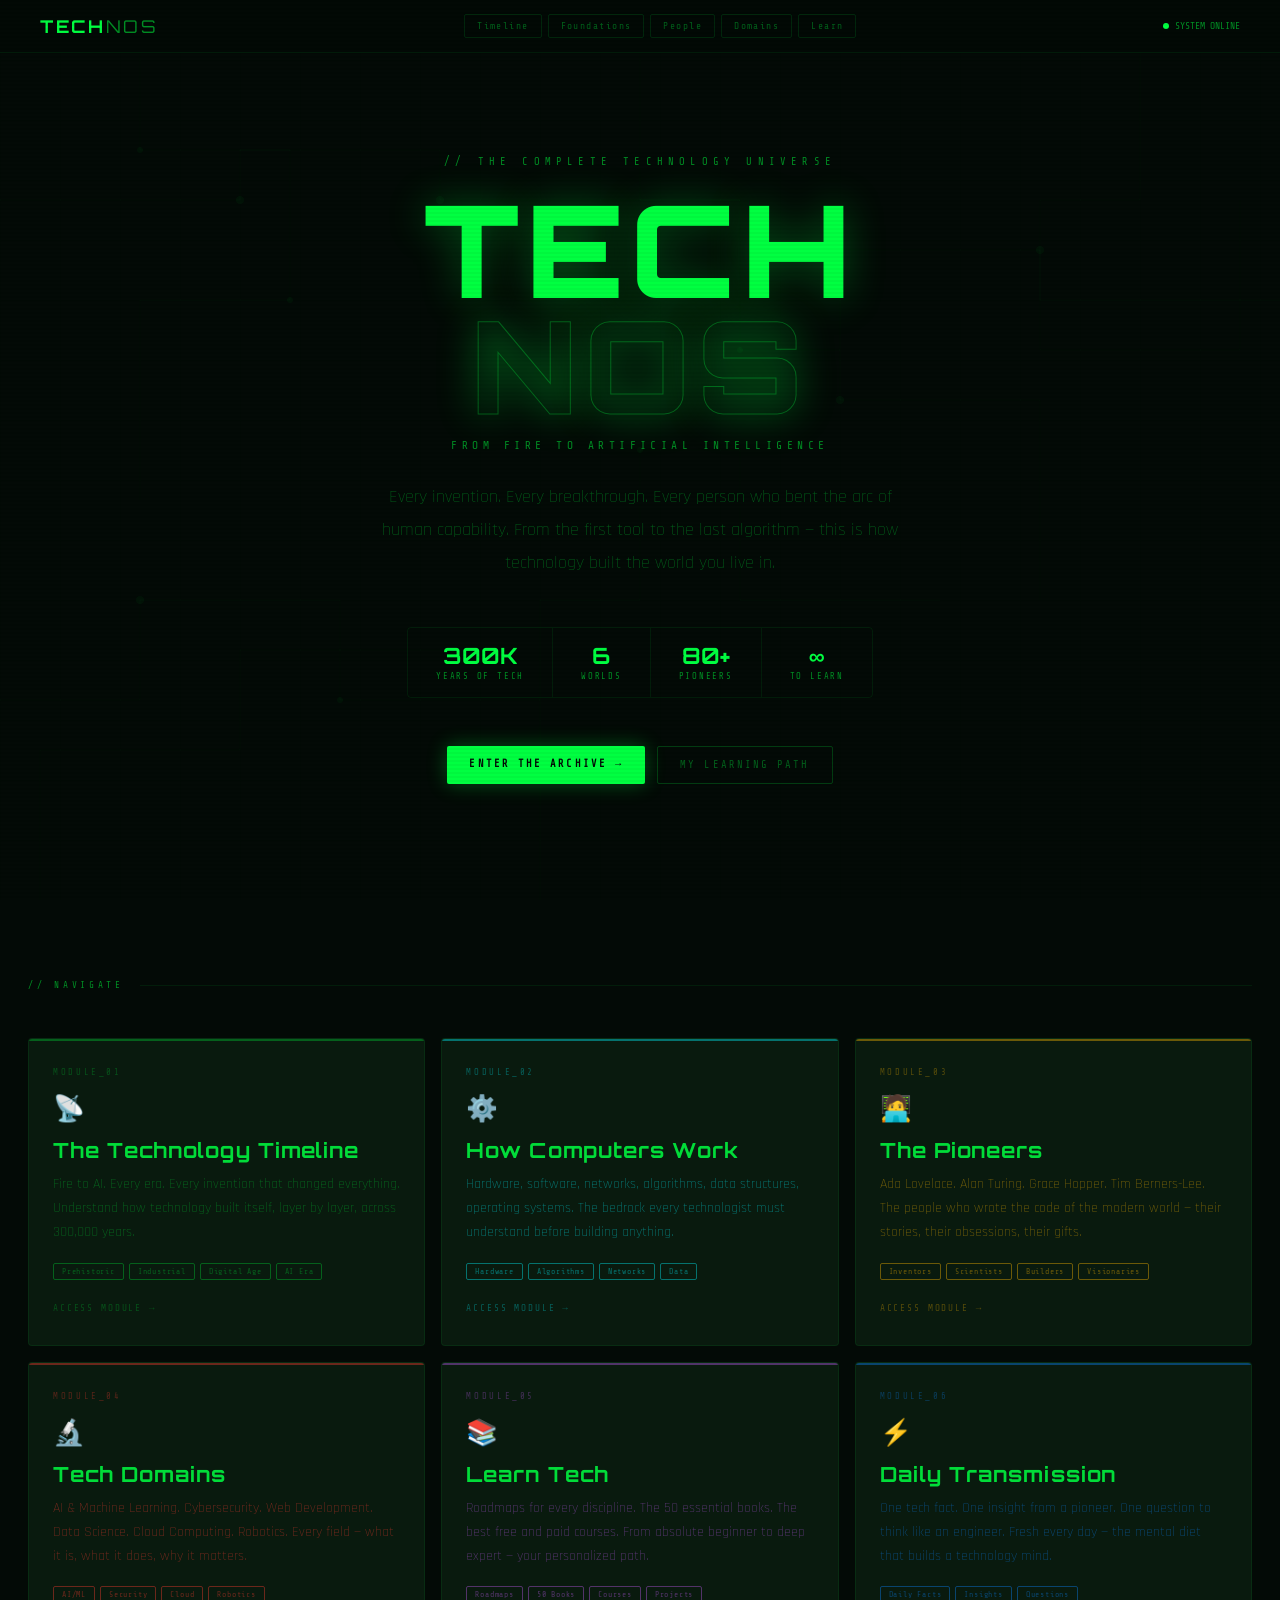
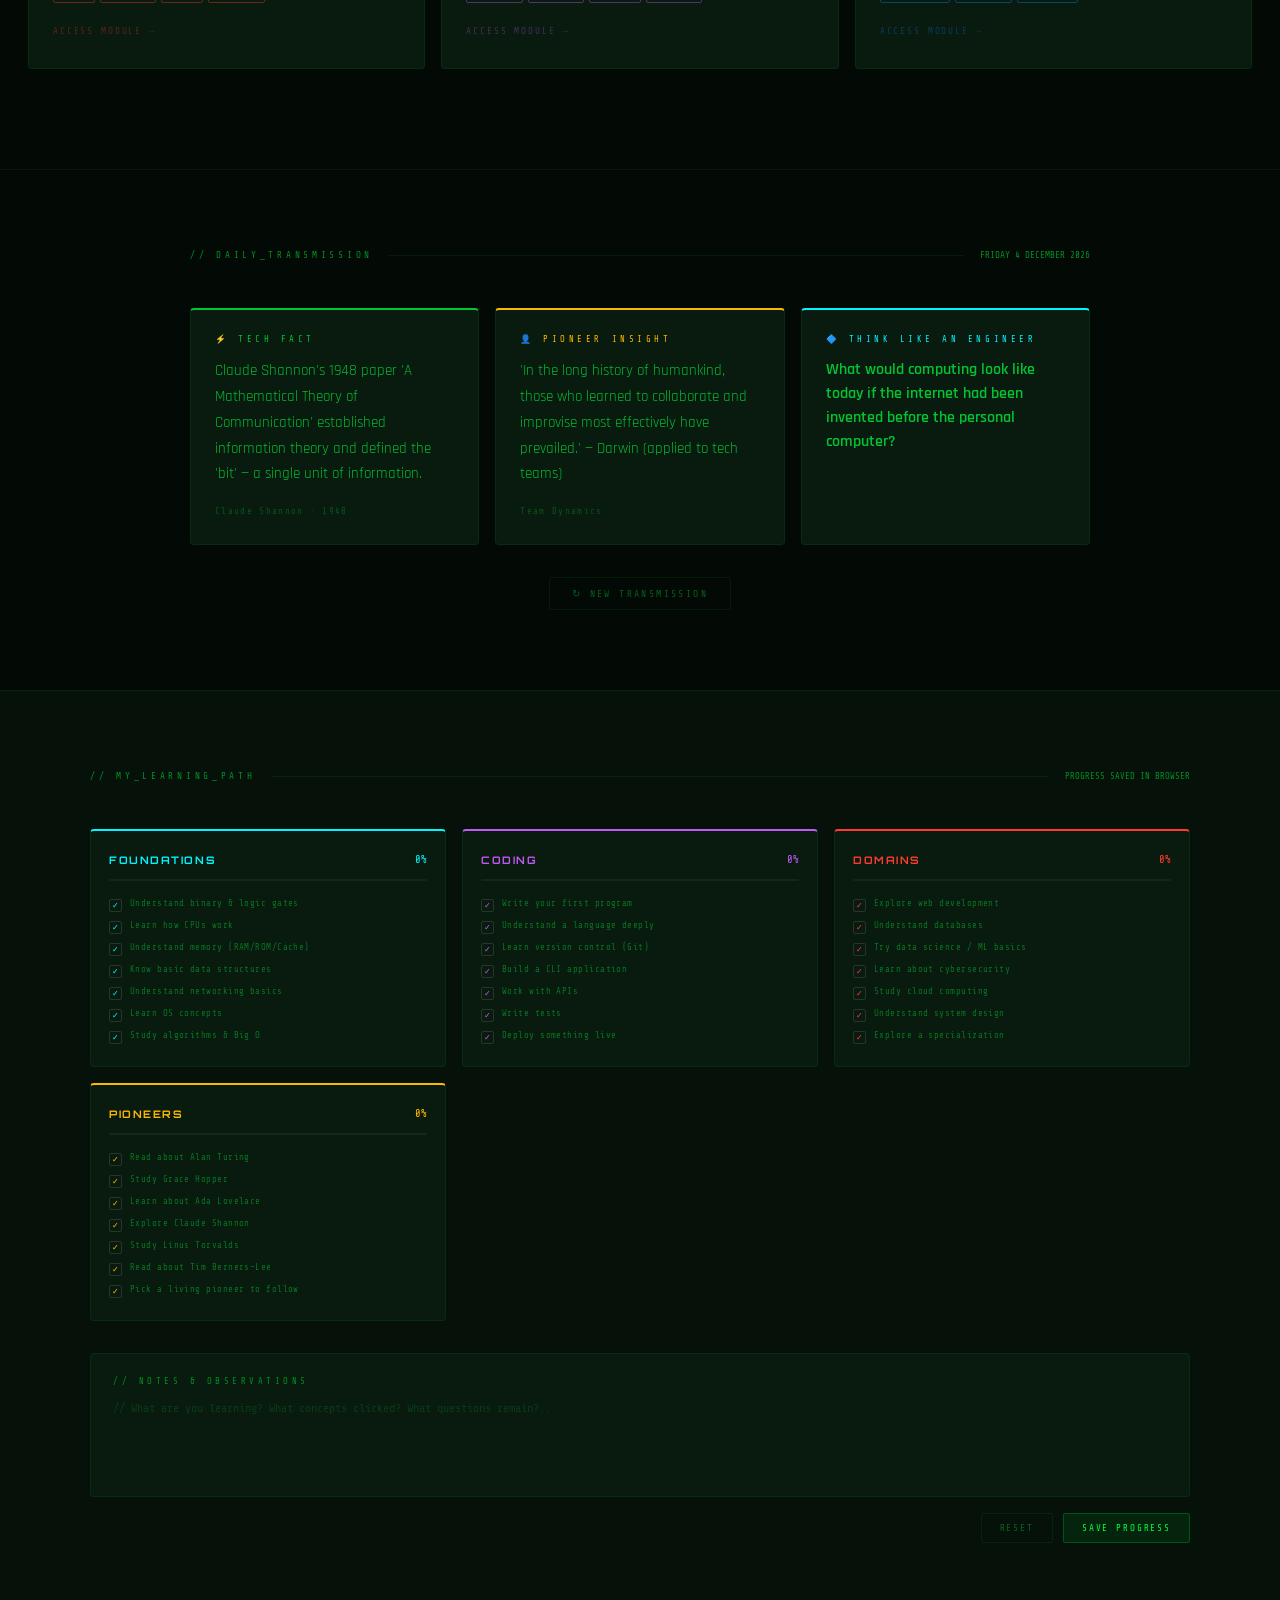
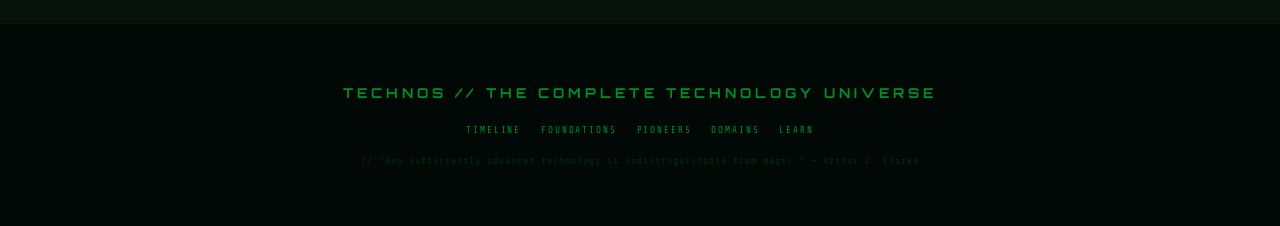
<file: index.html>
<!DOCTYPE html>
<html lang="en">
<head>
<meta charset="UTF-8">
<meta name="viewport" content="width=device-width, initial-scale=1.0">
<title>TECHNOS — The Complete Technology Universe</title>
<link href="https://fonts.googleapis.com/css2?family=Share+Tech+Mono&family=Rajdhani:wght@300;400;500;600;700&family=Orbitron:wght@400;600;700;900&display=swap" rel="stylesheet">
<link rel="stylesheet" href="tech-indexstyle.css">
</head>
<body>

<!-- BOOT SCREEN -->
<div class="boot-screen" id="bootScreen">
  <div class="boot-logo">TECHNOS</div>
  <div class="boot-lines" id="bootLines"></div>
  <div class="boot-bar-wrap"><div class="boot-bar" id="bootBar"></div></div>
</div>

<!-- CIRCUIT BACKGROUND -->
<div class="circuit-bg">
<svg viewBox="0 0 1400 900" preserveAspectRatio="xMidYMid slice" xmlns="http://www.w3.org/2000/svg">
  <defs><pattern id="grid" width="60" height="60" patternUnits="userSpaceOnUse"><path d="M 60 0 L 0 0 0 60" fill="none" stroke="rgba(0,255,65,0.04)" stroke-width="0.5"/></pattern></defs>
  <rect width="100%" height="100%" fill="url(#grid)"/>
  <!-- Circuit traces -->
  <g stroke="rgba(0,255,65,0.06)" stroke-width="1" fill="none">
    <path d="M 0 200 H 300 V 150 H 500 V 200 H 800"/>
    <path d="M 200 0 V 150 H 350 V 300 H 200 V 500"/>
    <path d="M 1400 300 H 1100 V 250 H 900 V 400 H 1100 V 600"/>
    <path d="M 600 900 V 600 H 700 V 450 H 800 V 600 H 1000"/>
    <path d="M 0 700 H 200 V 600 H 400 V 700 H 600"/>
    <path d="M 700 0 V 200 H 800 V 350 H 900"/>
    <path d="M 100 900 V 750 H 300 V 650 H 500"/>
    <path d="M 1200 0 V 200 H 1100 V 350 H 1300 V 200"/>
  </g>
  <!-- Circuit nodes -->
  <g fill="rgba(0,255,65,0.1)">
    <circle cx="300" cy="200" r="4"/><circle cx="500" cy="200" r="4"/>
    <circle cx="200" cy="150" r="3"/><circle cx="350" cy="300" r="3"/>
    <circle cx="1100" cy="250" r="4"/><circle cx="900" cy="400" r="4"/>
    <circle cx="700" cy="450" r="3"/><circle cx="800" cy="350" r="3"/>
    <circle cx="200" cy="600" r="4"/><circle cx="400" cy="700" r="3"/>
  </g>
</svg>
</div>

<!-- NAV -->
<nav>
  <a href="index.html" class="nav-logo">TECH<span>NOS</span></a>
  <div class="nav-links">
    <a href="tech-timeline.html" class="nav-link">Timeline</a>
    <a href="tech-foundations.html" class="nav-link">Foundations</a>
    <a href="tech-people.html" class="nav-link">People</a>
    <a href="tech-domains.html" class="nav-link">Domains</a>
    <a href="tech-learn.html" class="nav-link">Learn</a>
  </div>
  <div class="nav-status"><div class="status-dot"></div><span>SYSTEM ONLINE</span></div>
</nav>

<!-- HERO -->
<section class="hero">
  <p class="hero-tag">// THE COMPLETE TECHNOLOGY UNIVERSE</p>
  <h1 class="hero-title">
    TECH<span class="outline">NOS</span>
  </h1>
  <p class="hero-sub">FROM FIRE TO ARTIFICIAL INTELLIGENCE</p>
  <p class="hero-desc">Every invention. Every breakthrough. Every person who bent the arc of human capability. From the first tool to the last algorithm — this is how technology built the world you live in.</p>
  <div class="hero-stats">
    <div class="h-stat"><span class="h-stat-num">300K</span><span class="h-stat-label">Years of Tech</span></div>
    <div class="h-stat"><span class="h-stat-num">6</span><span class="h-stat-label">Worlds</span></div>
    <div class="h-stat"><span class="h-stat-num">80+</span><span class="h-stat-label">Pioneers</span></div>
    <div class="h-stat"><span class="h-stat-num">∞</span><span class="h-stat-label">To Learn</span></div>
  </div>
  <div class="hero-btns">
    <a href="tech-timeline.html" class="hero-btn primary">ENTER THE ARCHIVE →</a>
    <a href="#tracker" class="hero-btn ghost">MY LEARNING PATH</a>
  </div>
</section>

<!-- PORTALS -->
<section class="portals-section">
  <div class="section-header reveal">
    <span class="section-tag">// NAVIGATE</span>
    <div class="section-line"></div>
  </div>
  <div class="portals-grid">
    <a href="tech-timeline.html" class="portal-card reveal" style="color:var(--timeline)">
      <span class="pc-id">MODULE_01</span>
      <span class="pc-icon">📡</span>
      <h2 class="pc-title">The Technology Timeline</h2>
      <p class="pc-desc">Fire to AI. Every era. Every invention that changed everything. Understand how technology built itself, layer by layer, across 300,000 years.</p>
      <div class="pc-tags">
        <span class="pc-tag" style="border-color:var(--timeline);color:var(--timeline)">Prehistoric</span>
        <span class="pc-tag" style="border-color:var(--timeline);color:var(--timeline)">Industrial</span>
        <span class="pc-tag" style="border-color:var(--timeline);color:var(--timeline)">Digital Age</span>
        <span class="pc-tag" style="border-color:var(--timeline);color:var(--timeline)">AI Era</span>
      </div>
      <span class="pc-arrow" style="color:var(--timeline)">ACCESS MODULE →</span>
    </a>

    <a href="tech-foundations.html" class="portal-card reveal" style="color:var(--foundations)">
      <span class="pc-id">MODULE_02</span>
      <span class="pc-icon">⚙️</span>
      <h2 class="pc-title">How Computers Work</h2>
      <p class="pc-desc">Hardware, software, networks, algorithms, data structures, operating systems. The bedrock every technologist must understand before building anything.</p>
      <div class="pc-tags">
        <span class="pc-tag" style="border-color:var(--foundations);color:var(--foundations)">Hardware</span>
        <span class="pc-tag" style="border-color:var(--foundations);color:var(--foundations)">Algorithms</span>
        <span class="pc-tag" style="border-color:var(--foundations);color:var(--foundations)">Networks</span>
        <span class="pc-tag" style="border-color:var(--foundations);color:var(--foundations)">Data</span>
      </div>
      <span class="pc-arrow" style="color:var(--foundations)">ACCESS MODULE →</span>
    </a>

    <a href="tech-people.html" class="portal-card reveal" style="color:var(--people)">
      <span class="pc-id">MODULE_03</span>
      <span class="pc-icon">🧑‍💻</span>
      <h2 class="pc-title">The Pioneers</h2>
      <p class="pc-desc">Ada Lovelace. Alan Turing. Grace Hopper. Tim Berners-Lee. The people who wrote the code of the modern world — their stories, their obsessions, their gifts.</p>
      <div class="pc-tags">
        <span class="pc-tag" style="border-color:var(--people);color:var(--people)">Inventors</span>
        <span class="pc-tag" style="border-color:var(--people);color:var(--people)">Scientists</span>
        <span class="pc-tag" style="border-color:var(--people);color:var(--people)">Builders</span>
        <span class="pc-tag" style="border-color:var(--people);color:var(--people)">Visionaries</span>
      </div>
      <span class="pc-arrow" style="color:var(--people)">ACCESS MODULE →</span>
    </a>

    <a href="tech-domains.html" class="portal-card reveal" style="color:var(--domains)">
      <span class="pc-id">MODULE_04</span>
      <span class="pc-icon">🔬</span>
      <h2 class="pc-title">Tech Domains</h2>
      <p class="pc-desc">AI & Machine Learning. Cybersecurity. Web Development. Data Science. Cloud Computing. Robotics. Every field — what it is, what it does, why it matters.</p>
      <div class="pc-tags">
        <span class="pc-tag" style="border-color:var(--domains);color:var(--domains)">AI/ML</span>
        <span class="pc-tag" style="border-color:var(--domains);color:var(--domains)">Security</span>
        <span class="pc-tag" style="border-color:var(--domains);color:var(--domains)">Cloud</span>
        <span class="pc-tag" style="border-color:var(--domains);color:var(--domains)">Robotics</span>
      </div>
      <span class="pc-arrow" style="color:var(--domains)">ACCESS MODULE →</span>
    </a>

    <a href="tech-learn.html" class="portal-card reveal" style="color:var(--learn)">
      <span class="pc-id">MODULE_05</span>
      <span class="pc-icon">📚</span>
      <h2 class="pc-title">Learn Tech</h2>
      <p class="pc-desc">Roadmaps for every discipline. The 50 essential books. The best free and paid courses. From absolute beginner to deep expert — your personalized path.</p>
      <div class="pc-tags">
        <span class="pc-tag" style="border-color:var(--learn);color:var(--learn)">Roadmaps</span>
        <span class="pc-tag" style="border-color:var(--learn);color:var(--learn)">50 Books</span>
        <span class="pc-tag" style="border-color:var(--learn);color:var(--learn)">Courses</span>
        <span class="pc-tag" style="border-color:var(--learn);color:var(--learn)">Projects</span>
      </div>
      <span class="pc-arrow" style="color:var(--learn)">ACCESS MODULE →</span>
    </a>

    <a href="#daily" class="portal-card reveal" style="color:var(--tools)">
      <span class="pc-id">MODULE_06</span>
      <span class="pc-icon">⚡</span>
      <h2 class="pc-title">Daily Transmission</h2>
      <p class="pc-desc">One tech fact. One insight from a pioneer. One question to think like an engineer. Fresh every day — the mental diet that builds a technology mind.</p>
      <div class="pc-tags">
        <span class="pc-tag" style="border-color:var(--tools);color:var(--tools)">Daily Facts</span>
        <span class="pc-tag" style="border-color:var(--tools);color:var(--tools)">Insights</span>
        <span class="pc-tag" style="border-color:var(--tools);color:var(--tools)">Questions</span>
      </div>
      <span class="pc-arrow" style="color:var(--tools)">ACCESS MODULE →</span>
    </a>
  </div>
</section>

<!-- DAILY TRANSMISSION -->
<section class="daily-section" id="daily">
  <div class="daily-inner">
    <div class="section-header reveal">
      <span class="section-tag">// DAILY_TRANSMISSION</span>
      <div class="section-line"></div>
      <span id="dailyDate" style="font-family:'Share Tech Mono',monospace;font-size:0.58rem;color:var(--green3);white-space:nowrap">—</span>
    </div>
    <div class="daily-grid">
      <div class="daily-card reveal" style="border-top:2px solid var(--timeline)">
        <span class="daily-card-type" style="color:var(--timeline)">⚡ TECH FACT</span>
        <p class="daily-card-text" id="factText">Loading...</p>
        <span class="daily-card-source" id="factSource">—</span>
      </div>
      <div class="daily-card reveal" style="border-top:2px solid var(--people)">
        <span class="daily-card-type" style="color:var(--people)">👤 PIONEER INSIGHT</span>
        <p class="daily-card-text" id="insightText">Loading...</p>
        <span class="daily-card-source" id="insightSource">—</span>
      </div>
      <div class="daily-card reveal" style="border-top:2px solid var(--foundations)">
        <span class="daily-card-type" style="color:var(--foundations)">🔷 THINK LIKE AN ENGINEER</span>
        <p class="daily-card-question" id="questionText">Loading...</p>
      </div>
    </div>
    <button class="refresh-btn" onclick="loadDaily()">↻ NEW TRANSMISSION</button>
  </div>
</section>

<!-- TRACKER -->
<section class="tracker-section" id="tracker">
  <div class="tracker-inner">
    <div class="section-header reveal">
      <span class="section-tag">// MY_LEARNING_PATH</span>
      <div class="section-line"></div>
      <span style="font-family:'Share Tech Mono',monospace;font-size:0.55rem;color:var(--green3)">PROGRESS SAVED IN BROWSER</span>
    </div>
    <div class="tracker-grid" id="trackerGrid"></div>
    <div class="notes-block reveal">
      <span class="notes-label">// NOTES & OBSERVATIONS</span>
      <textarea class="notes-ta" id="notesTA" rows="3" placeholder="// What are you learning? What concepts clicked? What questions remain?..." oninput="autoSave()"></textarea>
    </div>
    <div class="tracker-actions reveal">
      <span class="saved-msg" id="savedMsg">✓ SAVED TO MEMORY</span>
      <div class="act-btns">
        <button class="act-btn ghost" onclick="resetTracker()">RESET</button>
        <button class="act-btn primary" onclick="saveTracker()">SAVE PROGRESS</button>
      </div>
    </div>
  </div>
</section>

<footer>
  <p class="footer-logo">TECHNOS // THE COMPLETE TECHNOLOGY UNIVERSE</p>
  <div class="footer-links">
    <a href="tech-timeline.html">Timeline</a>
    <a href="tech-foundations.html">Foundations</a>
    <a href="tech-people.html">Pioneers</a>
    <a href="tech-domains.html">Domains</a>
    <a href="tech-learn.html">Learn</a>
  </div>
  <p class="footer-quote">// "Any sufficiently advanced technology is indistinguishable from magic." — Arthur C. Clarke</p>
</footer>

<script src="tech-index.js"></script>
</body>
</html>
</file>
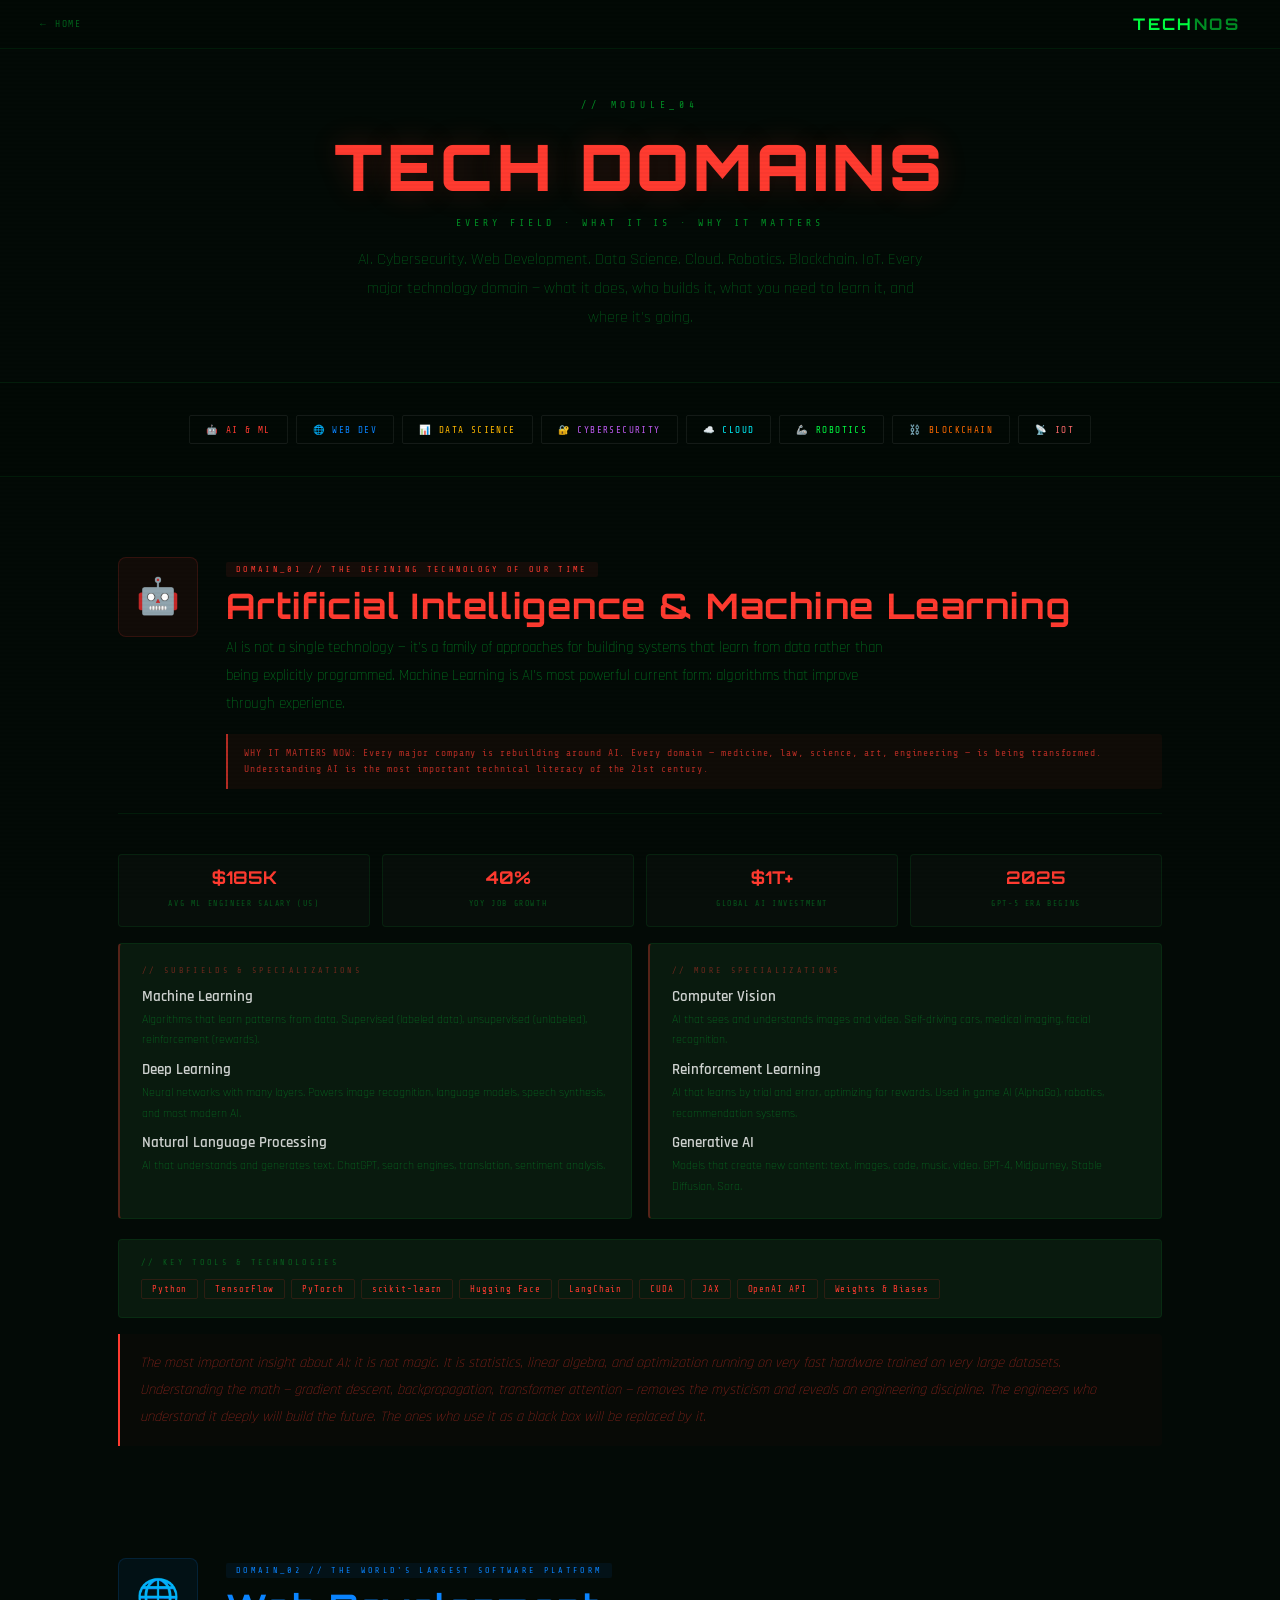
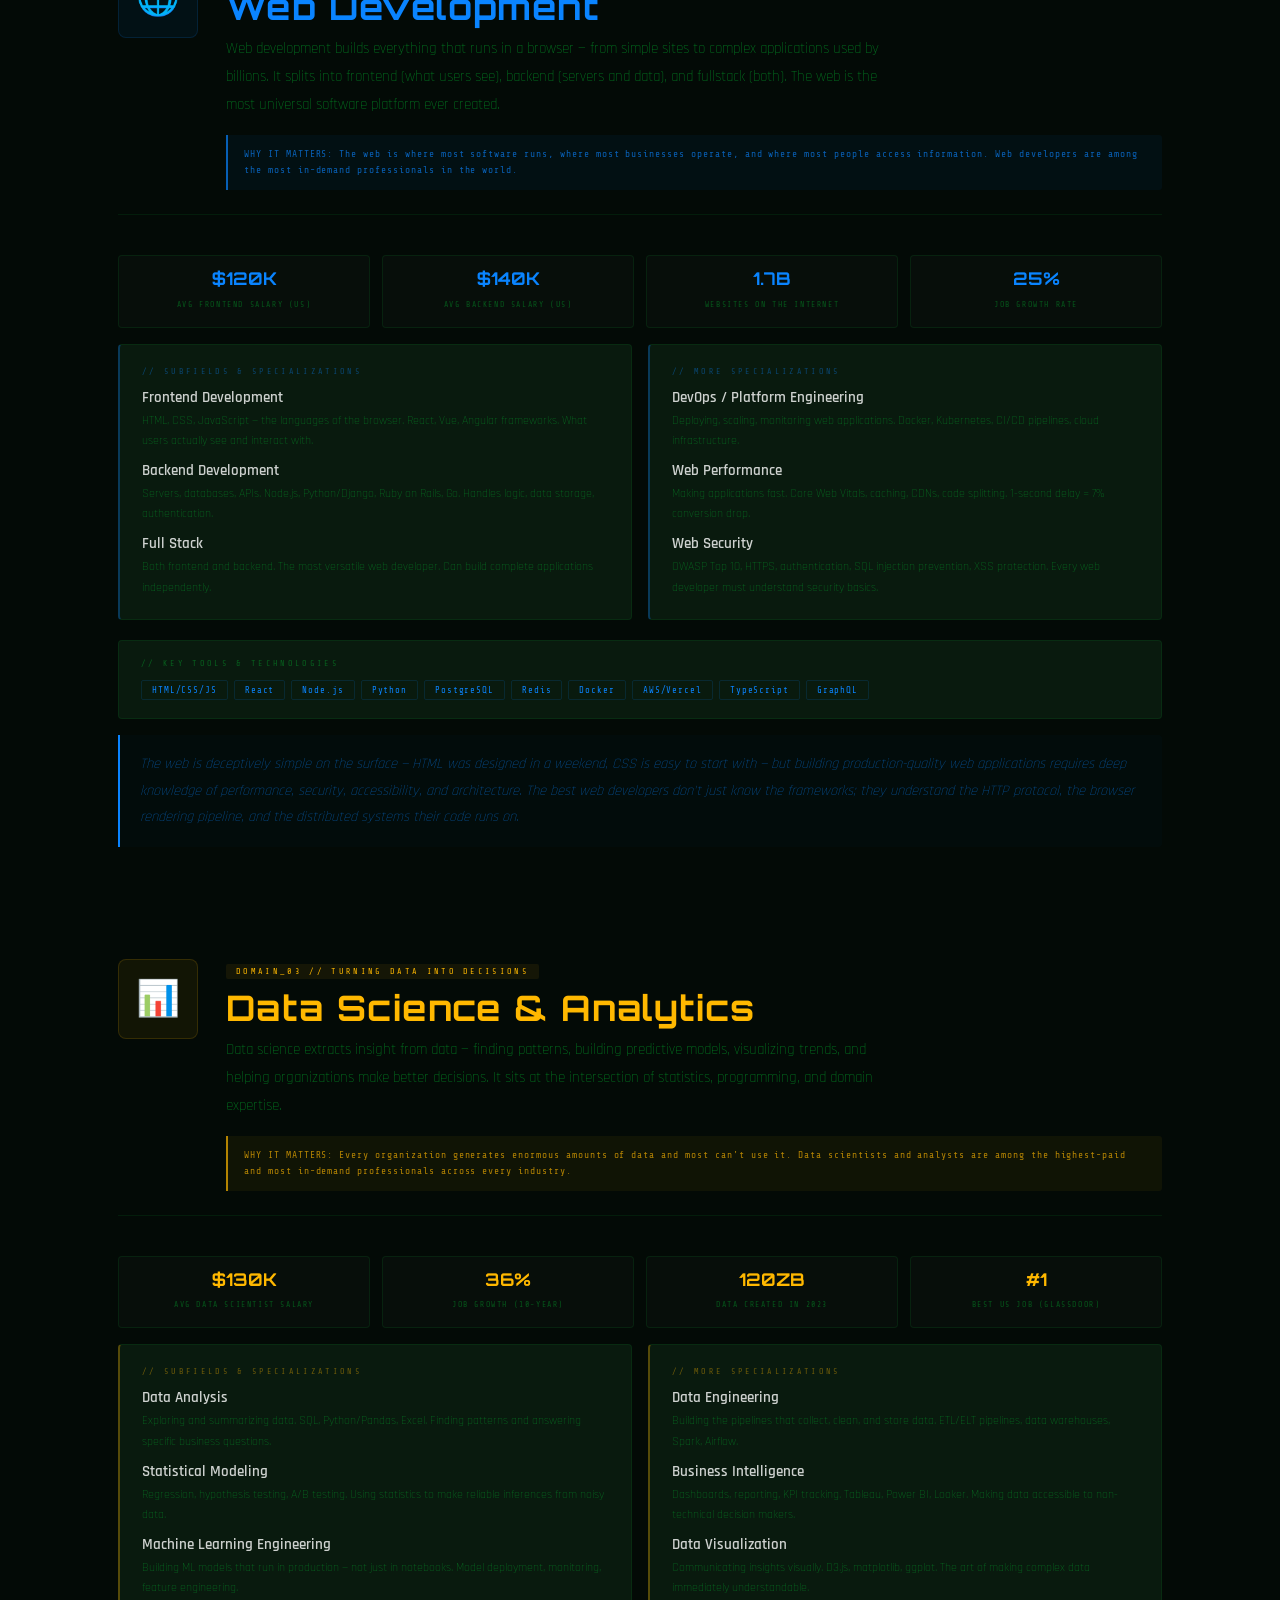
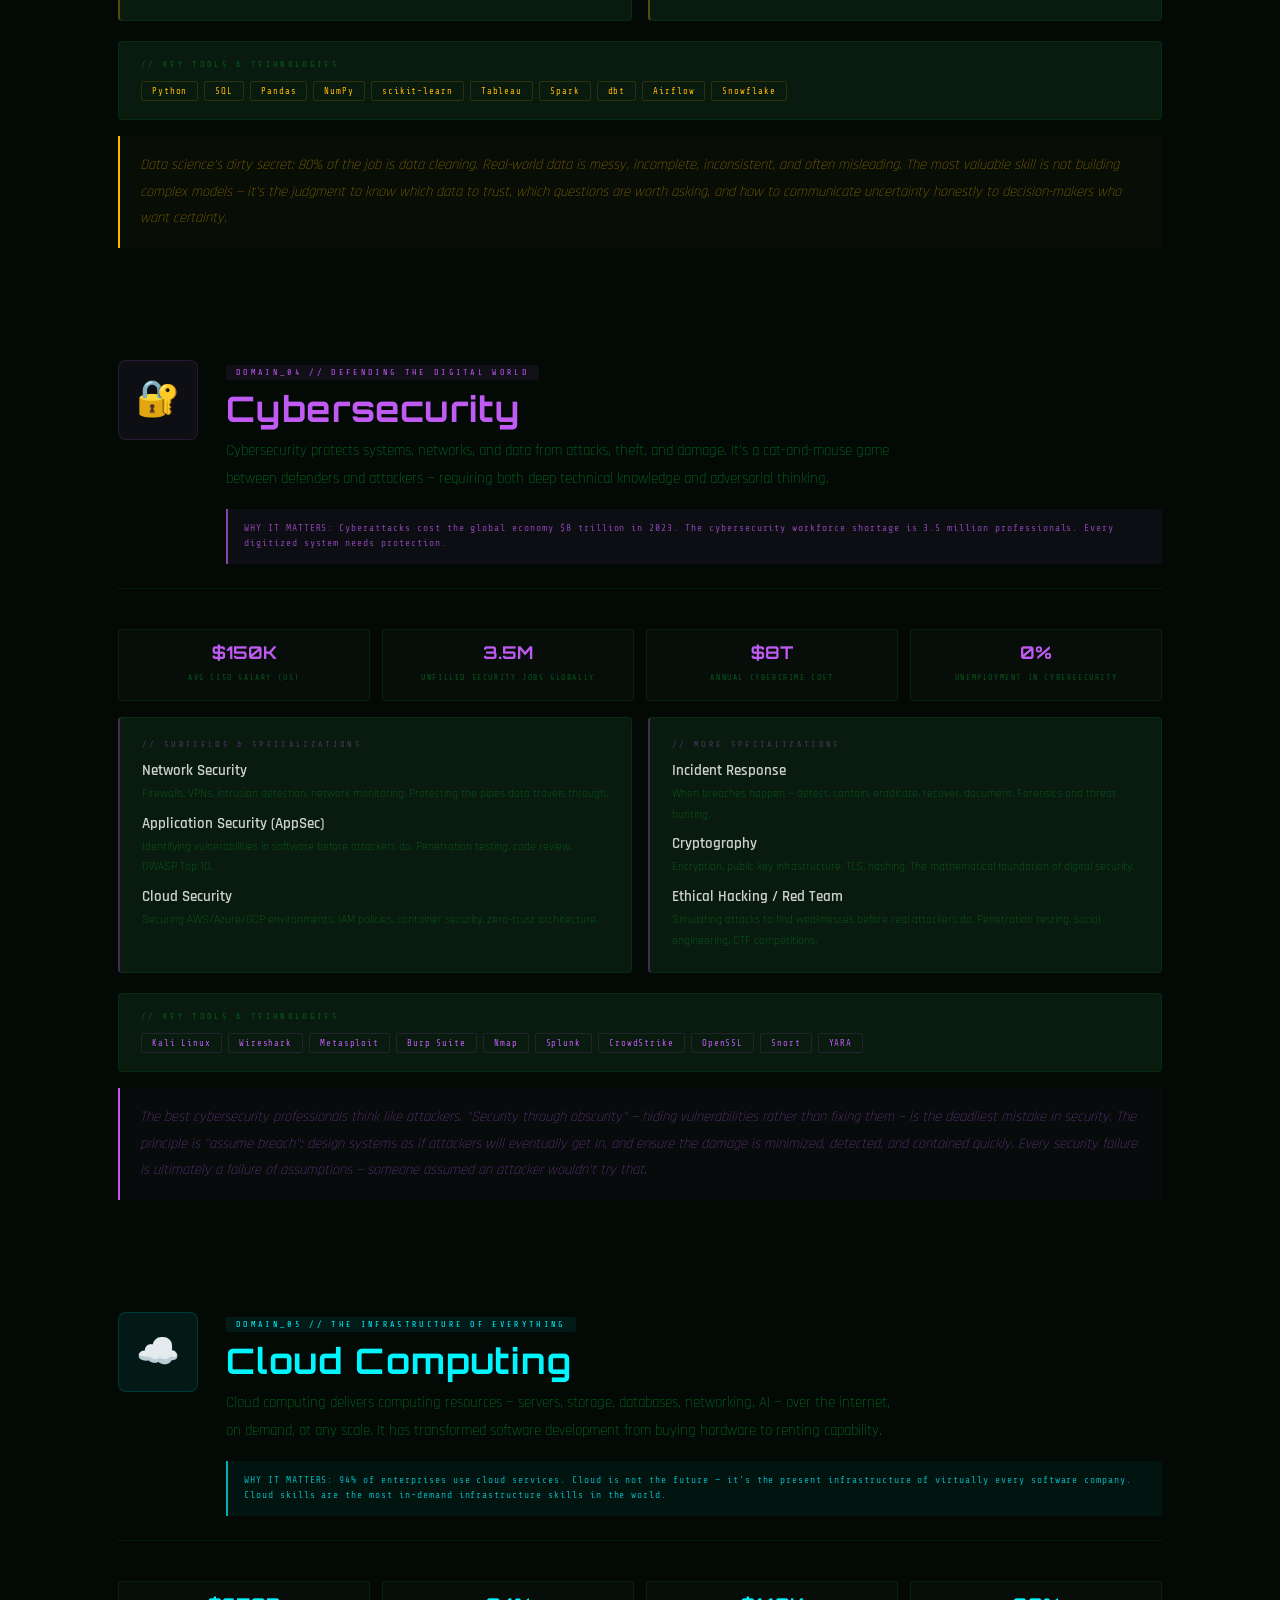
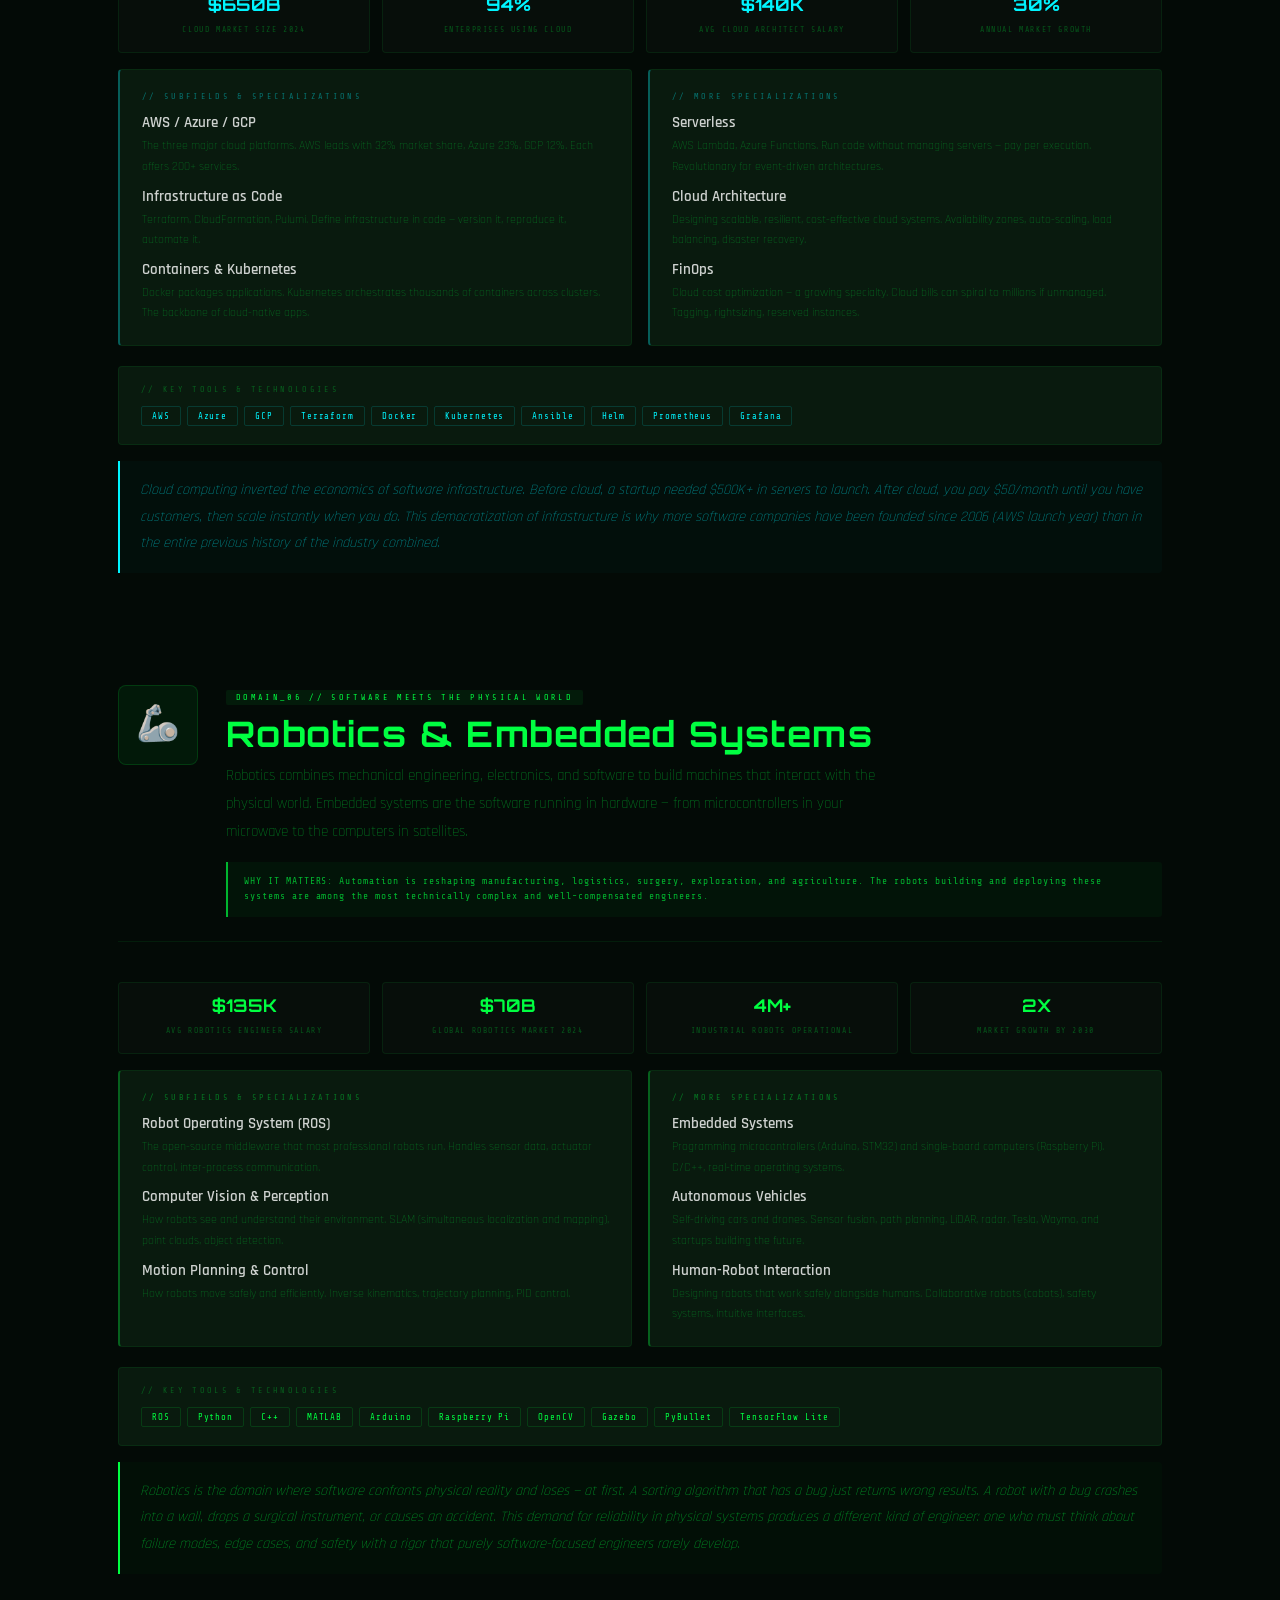
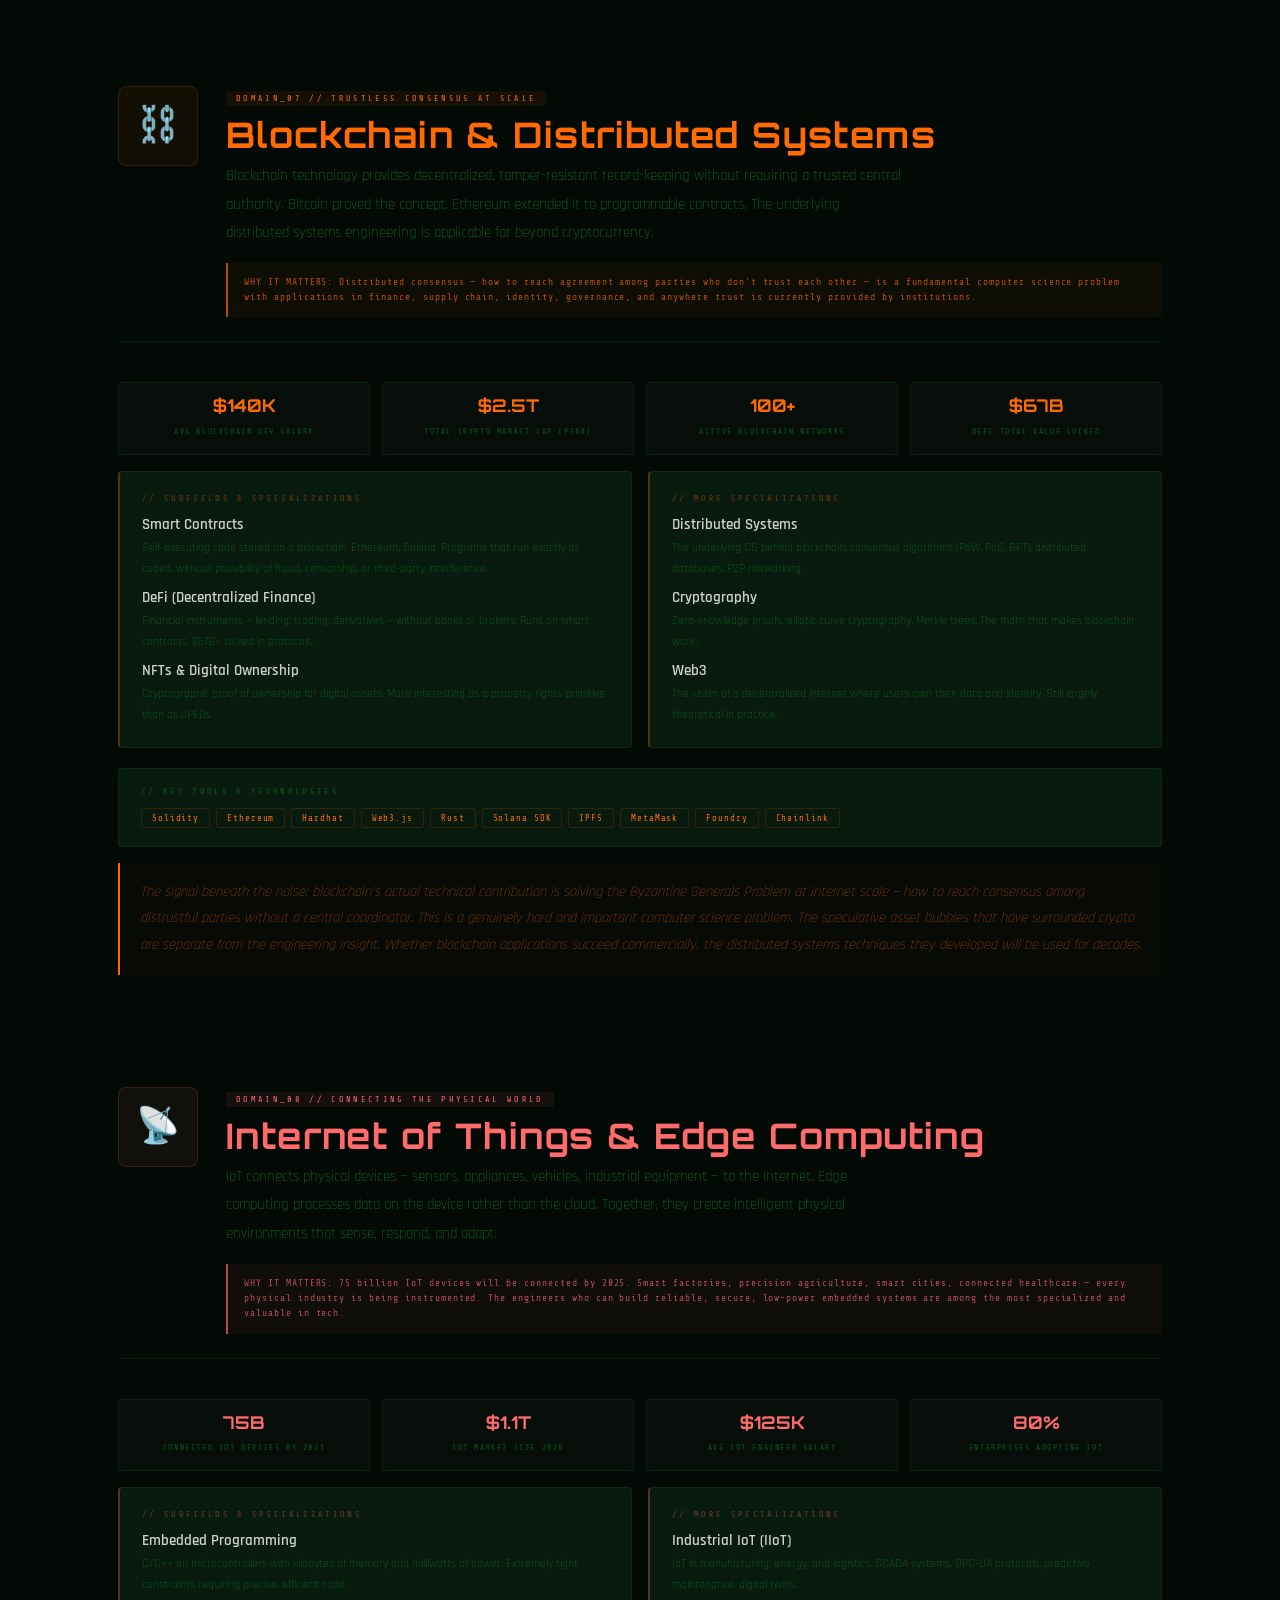
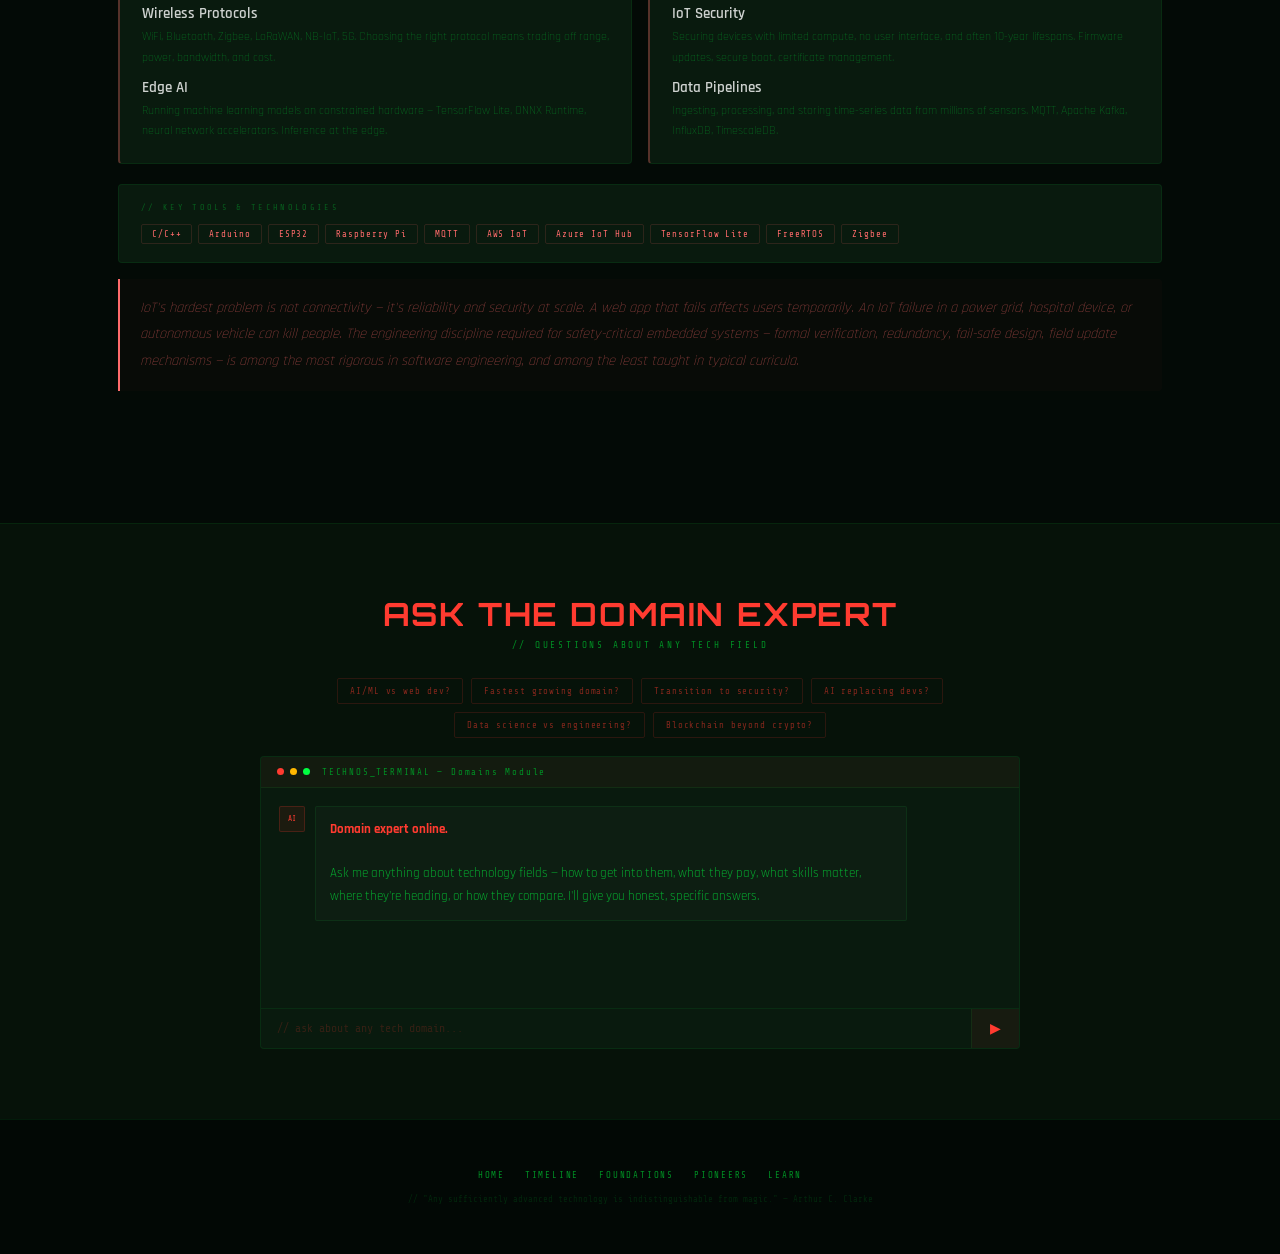
<file: tech-domains.html>
<!DOCTYPE html>
<html lang="en">
<head>
<meta charset="UTF-8">
<meta name="viewport" content="width=device-width, initial-scale=1.0">
<title>TECHNOS — Tech Domains</title>
<link href="https://fonts.googleapis.com/css2?family=Share+Tech+Mono&family=Rajdhani:wght@300;400;500;600;700&family=Orbitron:wght@400;600;700;900&display=swap" rel="stylesheet">
<link rel="stylesheet" href="tech-domainstyle.css">
</head>
<body>
<div class="progress-bar" id="progressBar"></div>
<nav>
  <a href="index.html" class="nav-back">← HOME</a>
  <a href="index.html" class="nav-logo">TECH<span>NOS</span></a>
</nav>

<div class="hero">
  <p class="hero-tag">// MODULE_04</p>
  <h1 class="hero-title">TECH DOMAINS</h1>
  <p class="hero-sub">EVERY FIELD · WHAT IT IS · WHY IT MATTERS</p>
  <p class="hero-desc">AI. Cybersecurity. Web Development. Data Science. Cloud. Robotics. Blockchain. IoT. Every major technology domain — what it does, who builds it, what you need to learn it, and where it's going.</p>
</div>

<div class="domain-selector">
  <div class="ds-grid" id="dsGrid"></div>
</div>

<div class="main-wrap" id="mainWrap"></div>

<section class="ask-section">
  <div class="ask-inner">
    <h2 class="ask-title">ASK THE DOMAIN EXPERT</h2>
    <p class="ask-sub">// QUESTIONS ABOUT ANY TECH FIELD</p>
    <div class="quick-qs">
      <button class="q-btn" onclick="ask('Should I learn AI/ML or stick to web development?')">AI/ML vs web dev?</button>
      <button class="q-btn" onclick="ask('What is the fastest growing tech domain right now?')">Fastest growing domain?</button>
      <button class="q-btn" onclick="ask('How does someone transition into cybersecurity?')">Transition to security?</button>
      <button class="q-btn" onclick="ask('What will AI replace in software development?')">AI replacing devs?</button>
      <button class="q-btn" onclick="ask('What is the difference between data science and data engineering?')">Data science vs engineering?</button>
      <button class="q-btn" onclick="ask('Is blockchain technology actually useful beyond crypto?')">Blockchain beyond crypto?</button>
    </div>
    <div class="chat-shell">
      <div class="chat-header">
        <div class="ch-dot" style="background:#FF3B30"></div>
        <div class="ch-dot" style="background:#FFB800"></div>
        <div class="ch-dot" style="background:#00FF41"></div>
        <span class="ch-title">TECHNOS_TERMINAL — Domains Module</span>
      </div>
      <div class="chat-msgs" id="chatMsgs">
        <div class="cmsg assistant">
          <div class="cmsg-av">AI</div>
          <div class="cmsg-bubble"><strong>Domain expert online.</strong><br><br>Ask me anything about technology fields — how to get into them, what they pay, what skills matter, where they're heading, or how they compare. I'll give you honest, specific answers.</div>
        </div>
      </div>
      <div class="chat-input-row">
        <input type="text" id="chatInput" placeholder="// ask about any tech domain..." onkeydown="if(event.key==='Enter')sendMsg()"/>
        <button id="chatSend" onclick="sendMsg()">▶</button>
      </div>
    </div>
  </div>
</section>

<footer>
  <div class="footer-links">
    <a href="index.html">Home</a>
    <a href="tech-timeline.html">Timeline</a>
    <a href="tech-foundations.html">Foundations</a>
    <a href="tech-people.html">Pioneers</a>
    <a href="tech-learn.html">Learn</a>
  </div>
  <p class="footer-q">// "Any sufficiently advanced technology is indistinguishable from magic." — Arthur C. Clarke</p>
</footer>

<script src="tech-domain.js"></script>
</body>
</html>
</file>
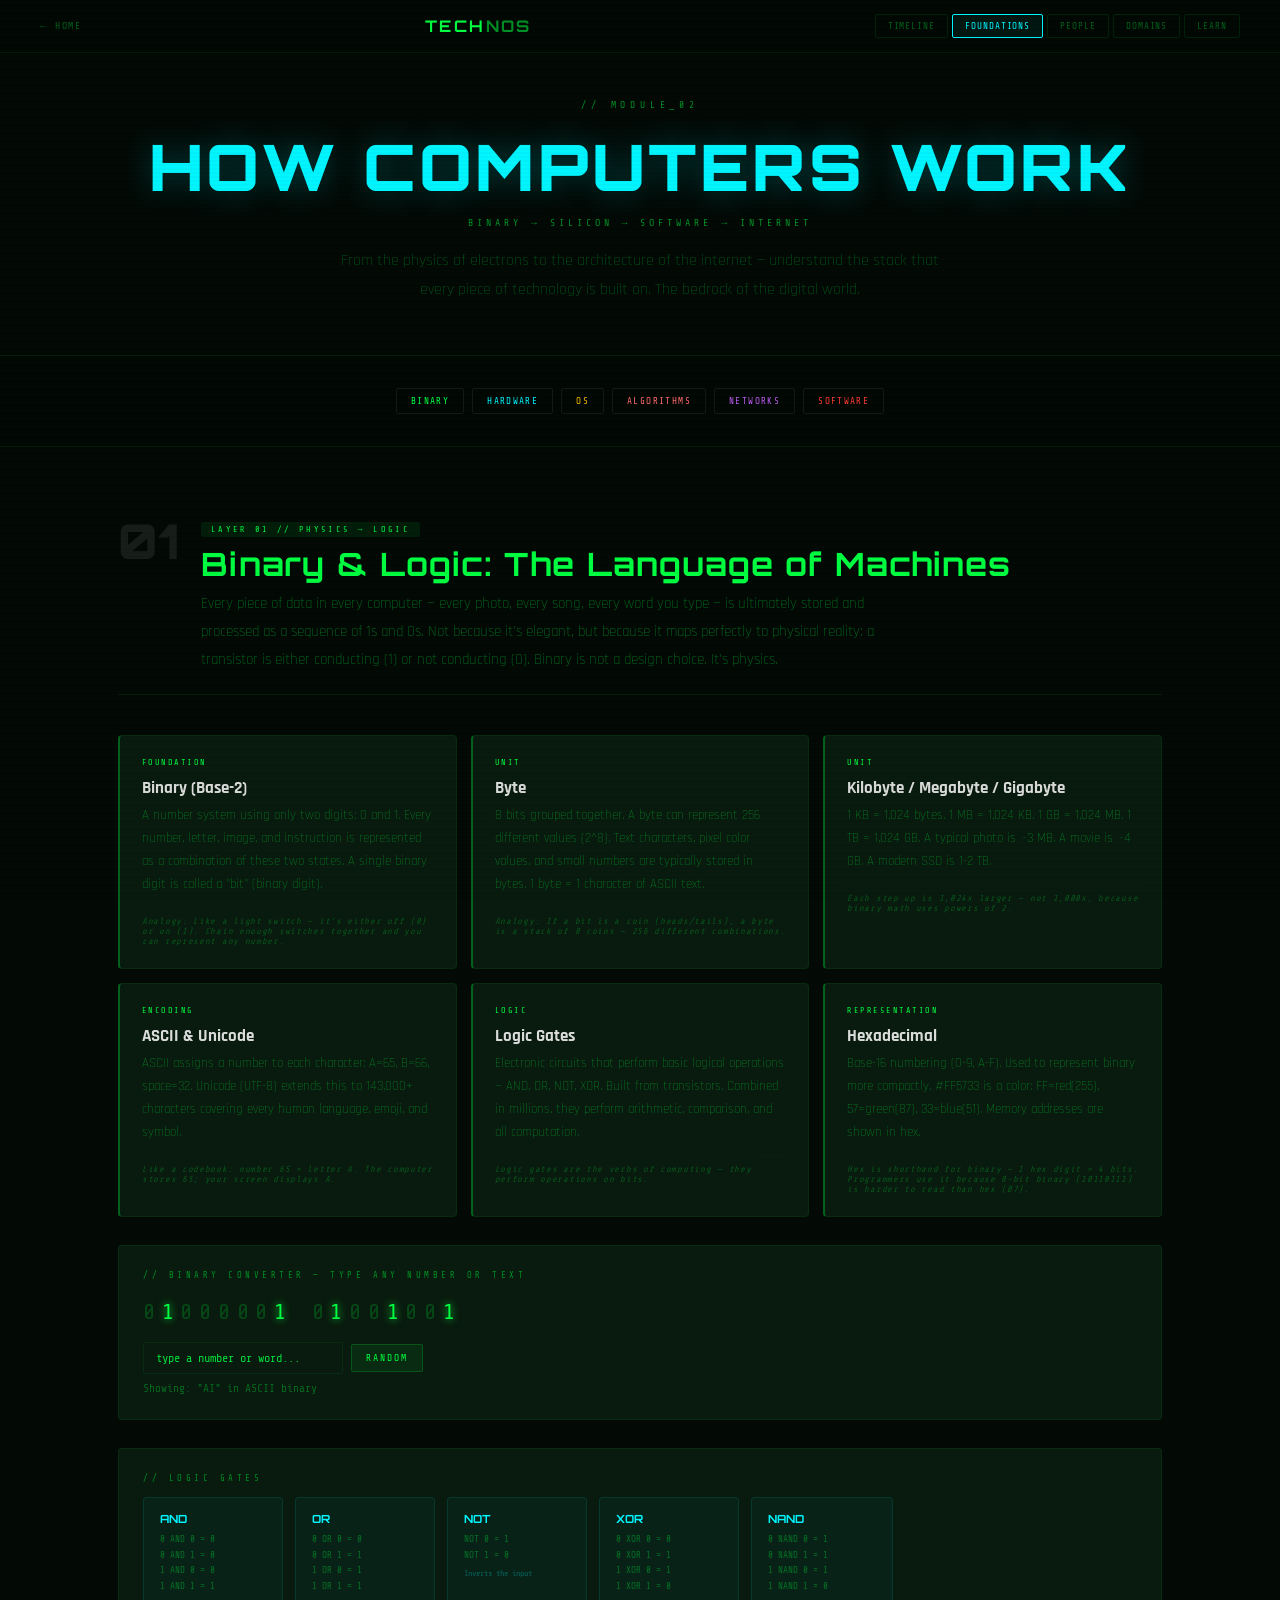
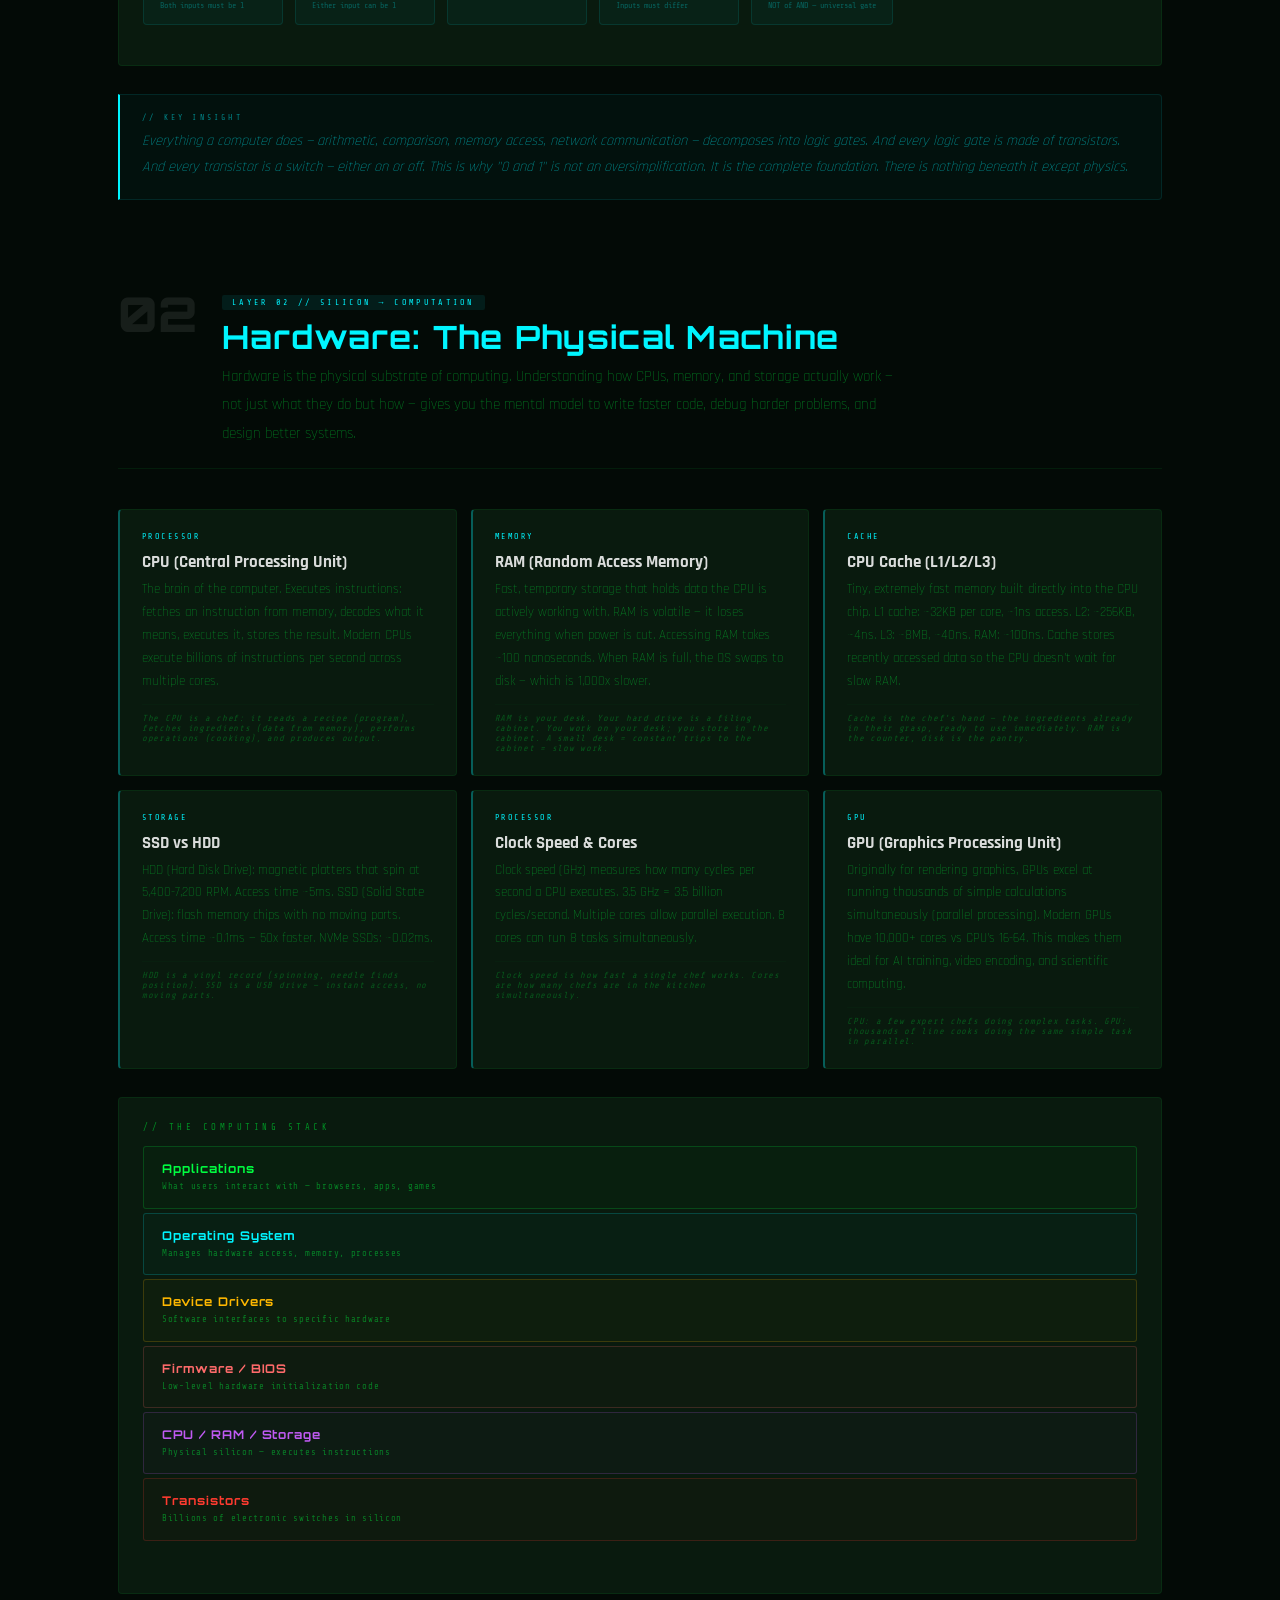
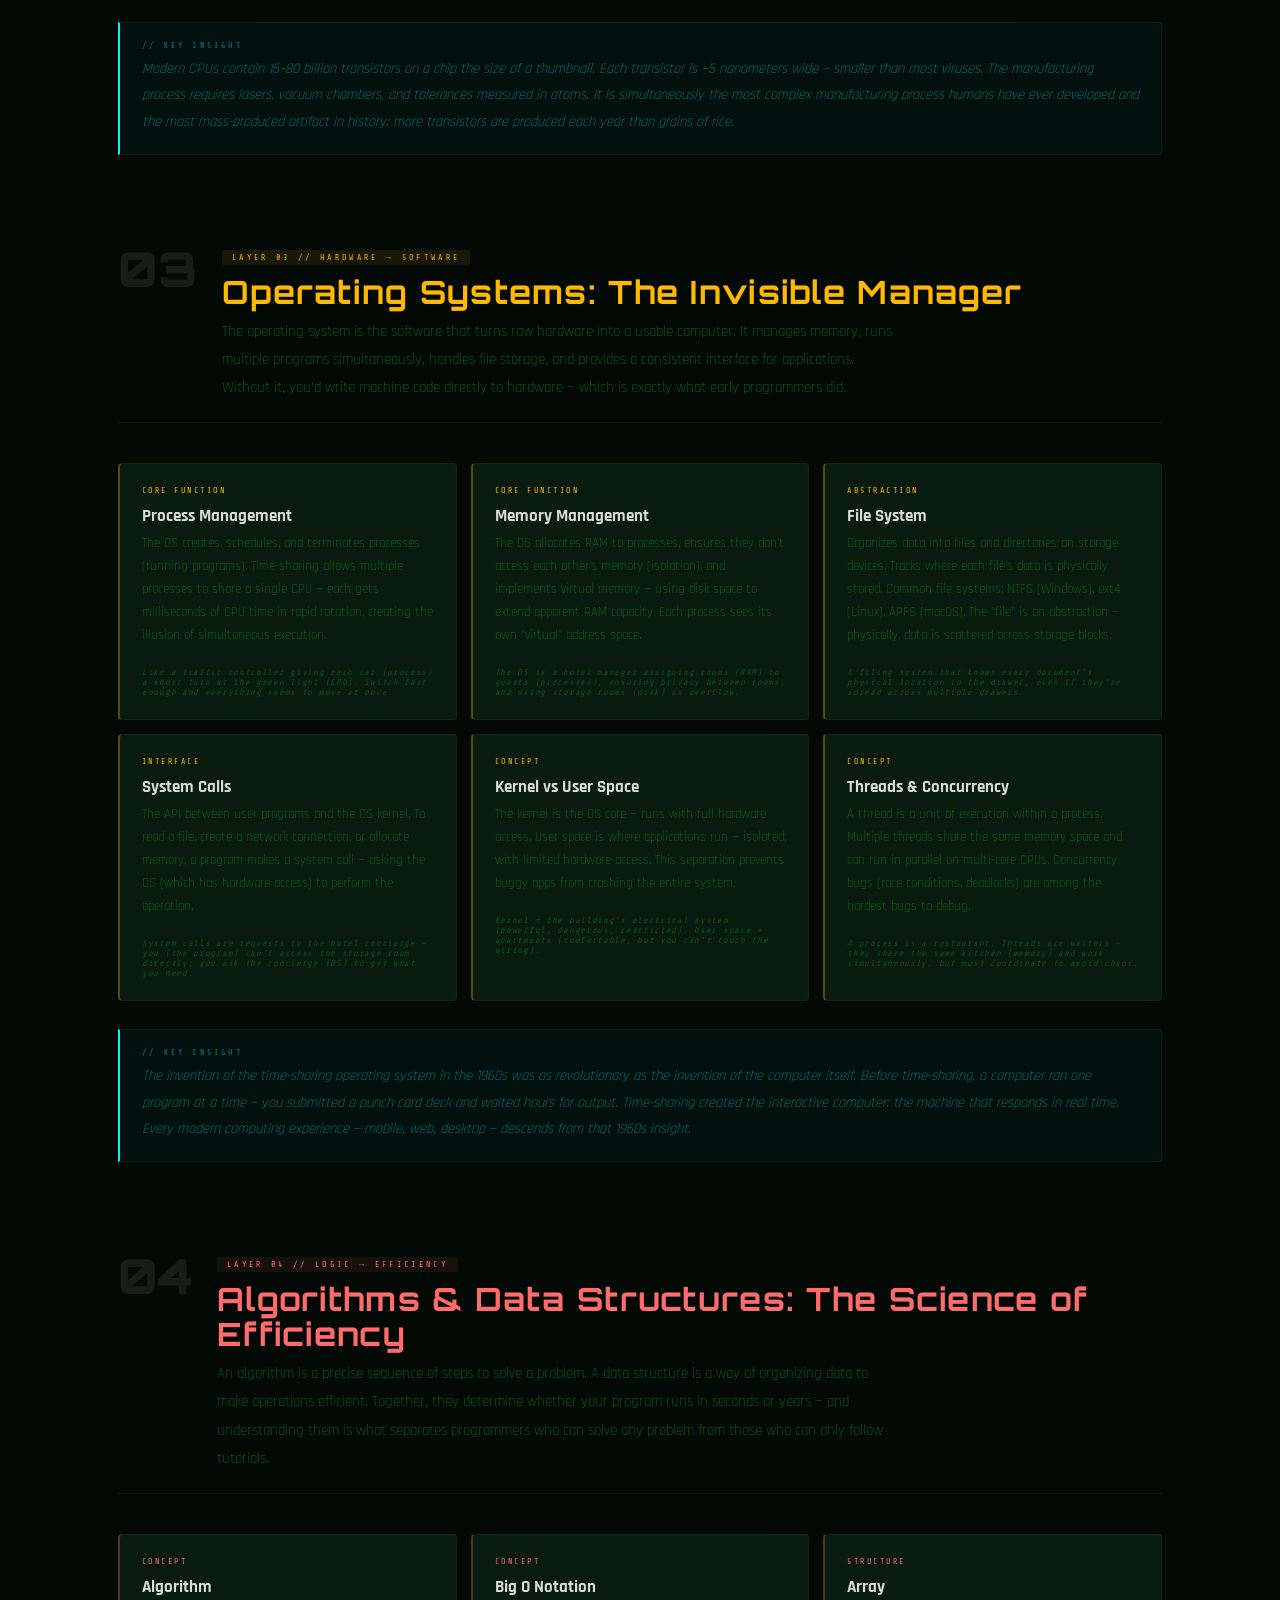
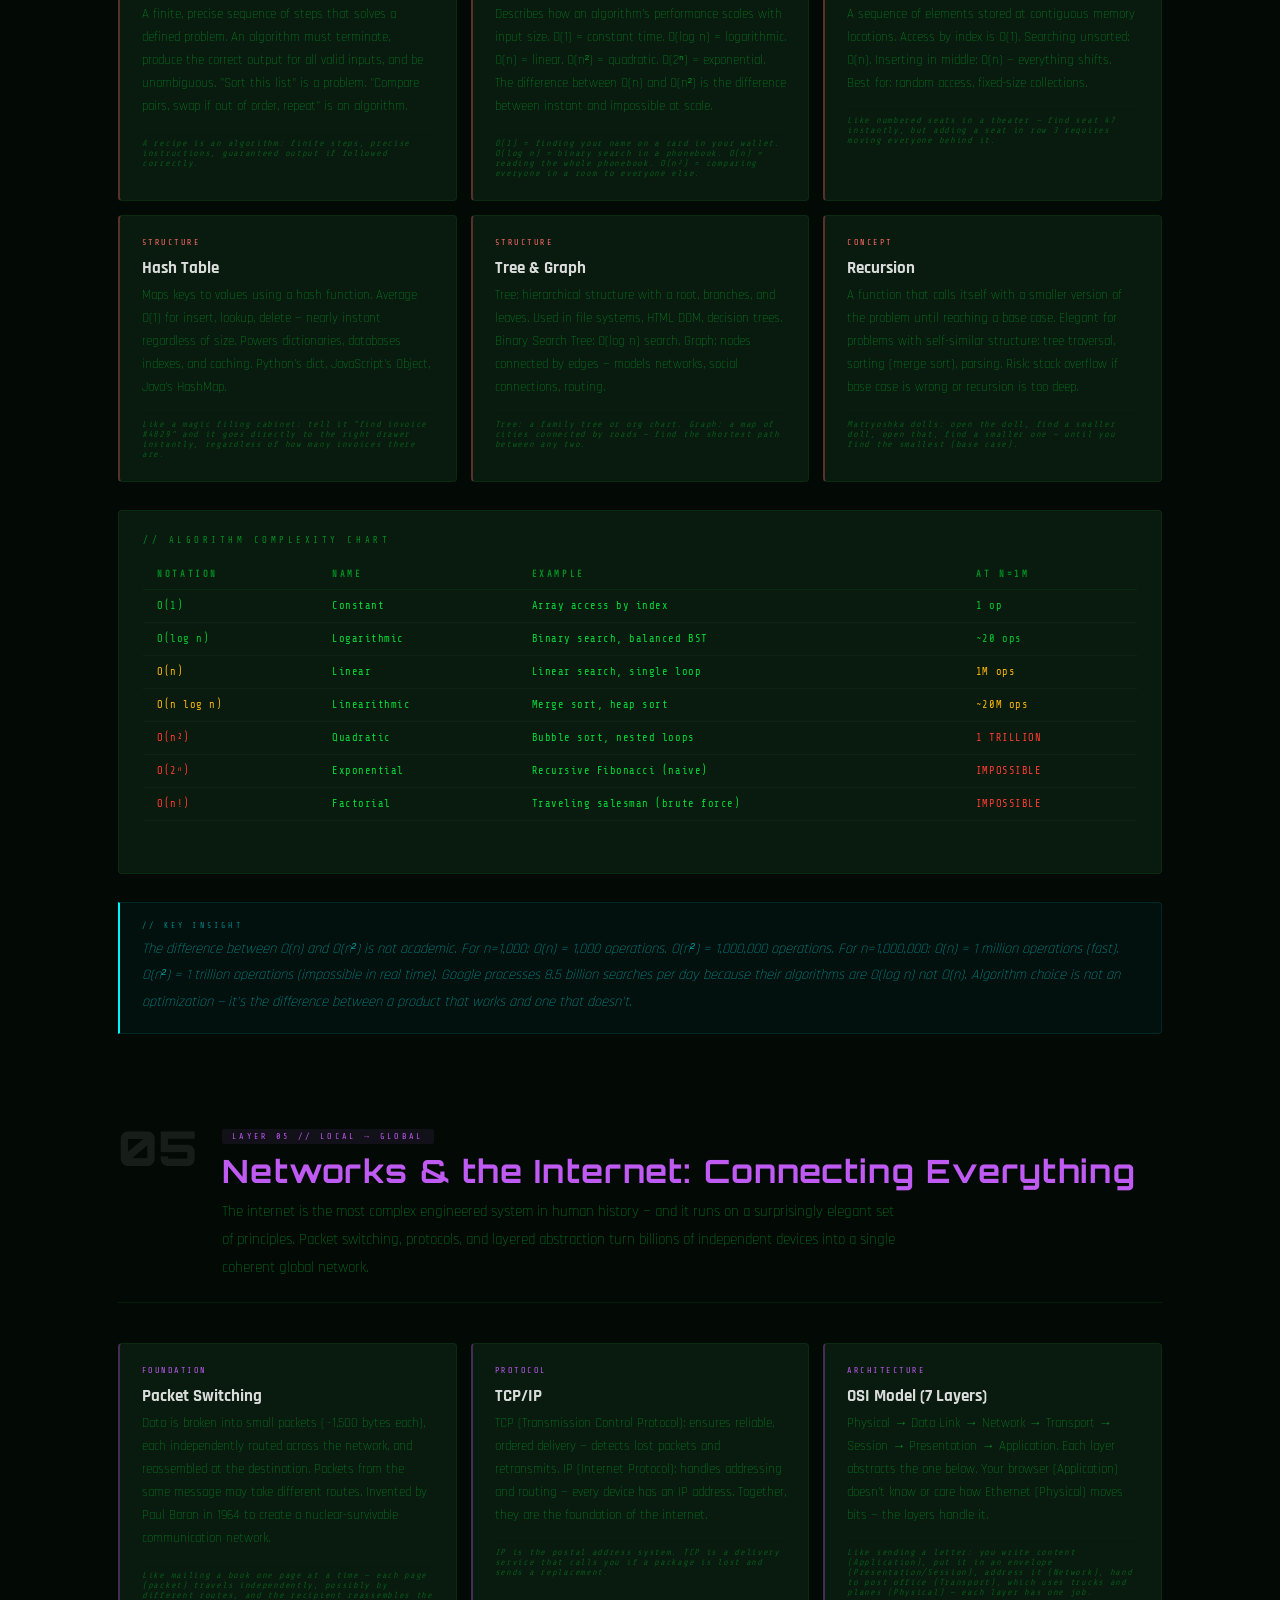
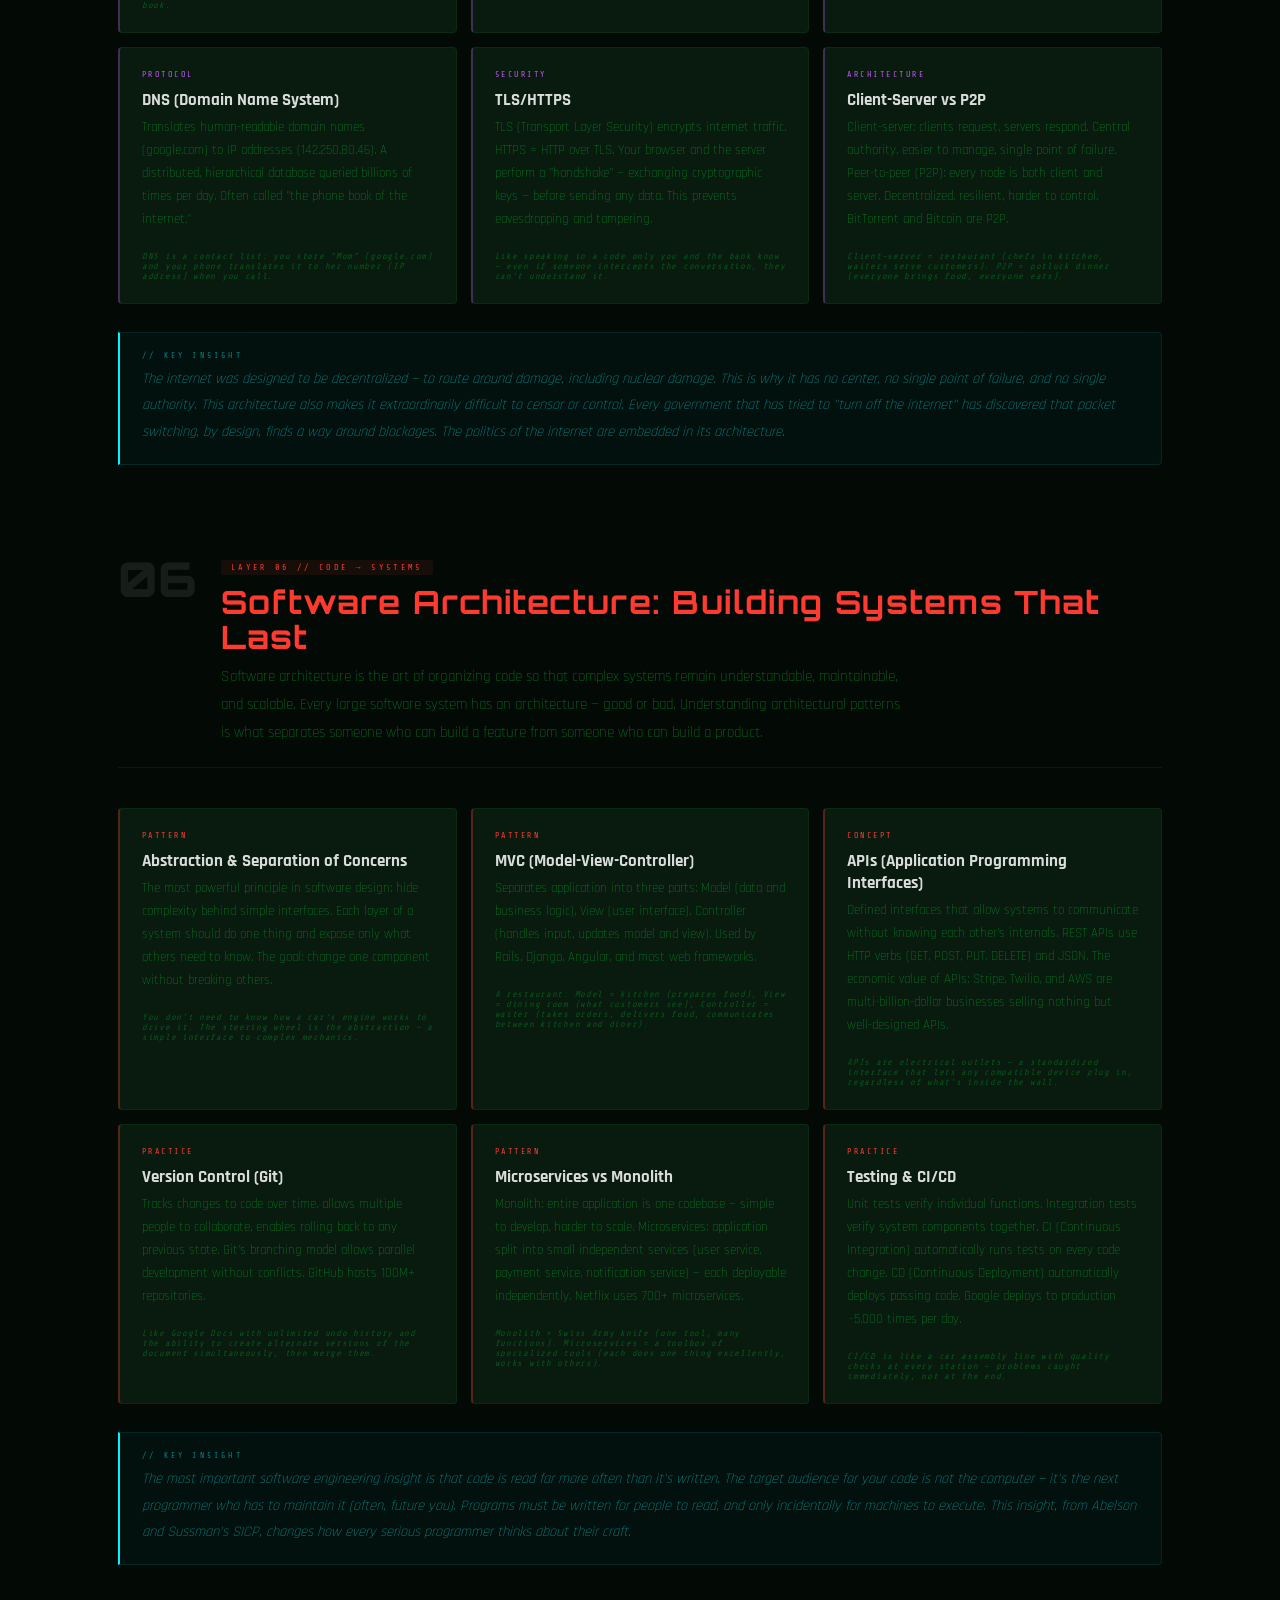
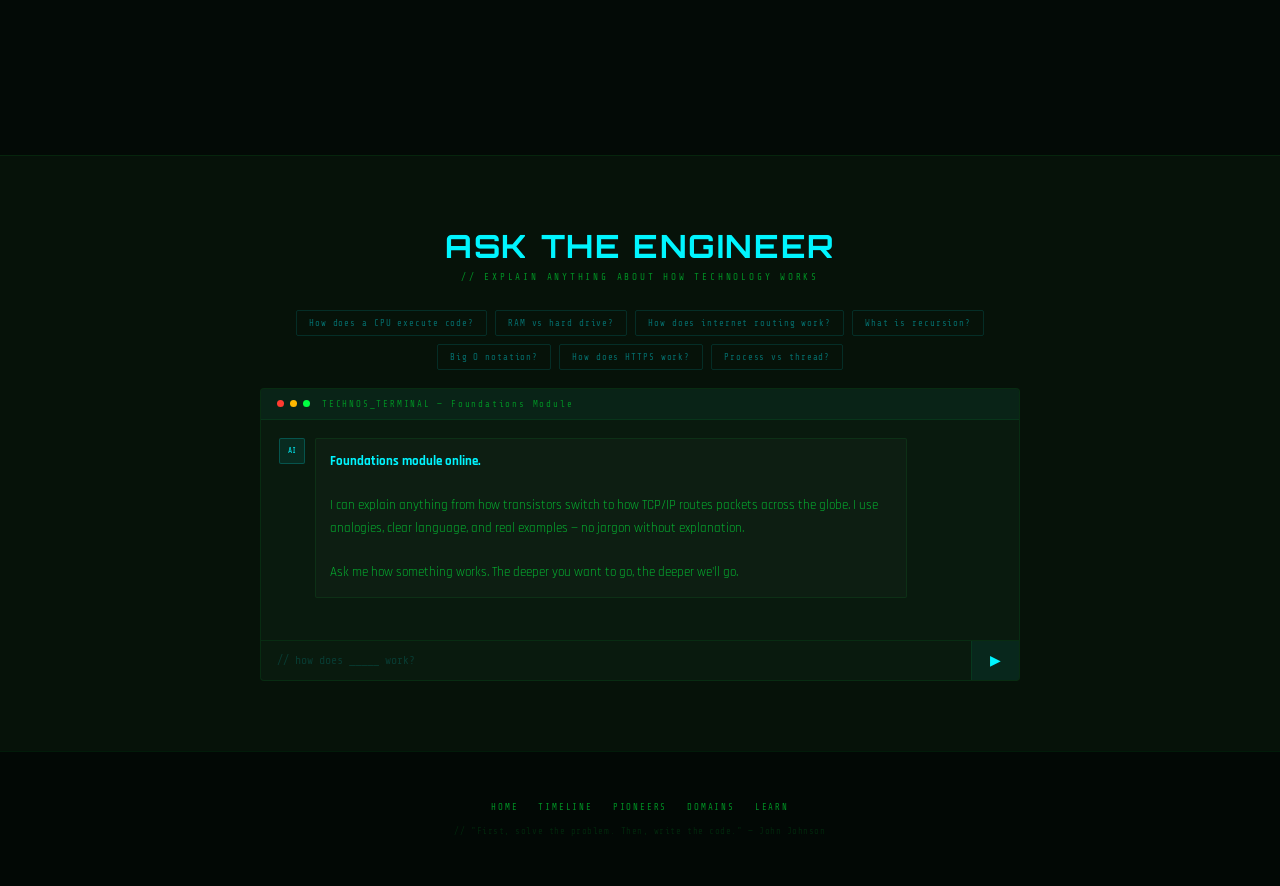
<file: tech-foundations.html>
<!DOCTYPE html>
<html lang="en">
<head>
<meta charset="UTF-8">
<meta name="viewport" content="width=device-width, initial-scale=1.0">
<title>TECHNOS — How Computers Work</title>
<link href="https://fonts.googleapis.com/css2?family=Share+Tech+Mono&family=Rajdhani:wght@300;400;500;600;700&family=Orbitron:wght@400;600;700;900&display=swap" rel="stylesheet">
<link rel="stylesheet" href="tech-foundationstyle.css">
</head>
<body>
<div class="progress-bar" id="progressBar"></div>
<nav>
  <a href="index.html" class="nav-back">← HOME</a>
  <a href="index.html" class="nav-logo">TECH<span>NOS</span></a>
  <div class="nav-tabs">
    <button class="nav-tab" onclick="location.href='tech-timeline.html'">TIMELINE</button>
    <button class="nav-tab active">FOUNDATIONS</button>
    <button class="nav-tab" onclick="location.href='tech-people.html'">PEOPLE</button>
    <button class="nav-tab" onclick="location.href='tech-domains.html'">DOMAINS</button>
    <button class="nav-tab" onclick="location.href='tech-learn.html'">LEARN</button>
  </div>
</nav>

<div class="hero">
  <p class="hero-tag">// MODULE_02</p>
  <h1 class="hero-title">HOW COMPUTERS WORK</h1>
  <p class="hero-sub">BINARY → SILICON → SOFTWARE → INTERNET</p>
  <p class="hero-desc">From the physics of electrons to the architecture of the internet — understand the stack that every piece of technology is built on. The bedrock of the digital world.</p>
</div>

<div class="topic-nav" id="topicNav"></div>
<div class="main-wrap" id="mainWrap"></div>

<section class="ask-section">
  <div class="ask-inner">
    <h2 class="ask-title">ASK THE ENGINEER</h2>
    <p class="ask-sub">// EXPLAIN ANYTHING ABOUT HOW TECHNOLOGY WORKS</p>
    <div class="quick-qs">
      <button class="q-btn" onclick="ask('Explain how a CPU actually executes a program, step by step')">How does a CPU execute code?</button>
      <button class="q-btn" onclick="ask('What is the difference between RAM and a hard drive?')">RAM vs hard drive?</button>
      <button class="q-btn" onclick="ask('How does the internet actually route data from one computer to another?')">How does internet routing work?</button>
      <button class="q-btn" onclick="ask('What is recursion and why is it powerful?')">What is recursion?</button>
      <button class="q-btn" onclick="ask('Explain Big O notation as simply as possible')">Big O notation?</button>
      <button class="q-btn" onclick="ask('How does HTTPS encryption actually work?')">How does HTTPS work?</button>
      <button class="q-btn" onclick="ask('What is the difference between a process and a thread?')">Process vs thread?</button>
    </div>
    <div class="chat-shell">
      <div class="chat-header">
        <div class="ch-dot" style="background:#FF3B30"></div>
        <div class="ch-dot" style="background:#FFB800"></div>
        <div class="ch-dot" style="background:#00FF41"></div>
        <span class="ch-title">TECHNOS_TERMINAL — Foundations Module</span>
      </div>
      <div class="chat-msgs" id="chatMsgs">
        <div class="cmsg assistant">
          <div class="cmsg-av">AI</div>
          <div class="cmsg-bubble"><strong>Foundations module online.</strong><br><br>I can explain anything from how transistors switch to how TCP/IP routes packets across the globe. I use analogies, clear language, and real examples — no jargon without explanation.<br><br>Ask me how something works. The deeper you want to go, the deeper we'll go.</div>
        </div>
      </div>
      <div class="chat-input-row">
        <input type="text" id="chatInput" placeholder="// how does _____ work?" onkeydown="if(event.key==='Enter')sendMsg()"/>
        <button id="chatSend" onclick="sendMsg()">▶</button>
      </div>
    </div>
  </div>
</section>

<footer>
  <div class="footer-links">
    <a href="index.html">Home</a>
    <a href="tech-timeline.html">Timeline</a>
    <a href="tech-people.html">Pioneers</a>
    <a href="tech-domains.html">Domains</a>
    <a href="tech-learn.html">Learn</a>
  </div>
  <p class="footer-q">// "First, solve the problem. Then, write the code." — John Johnson</p>
</footer>

<script src="tech-foundation.js"></script>
</body>
</html>
</file>
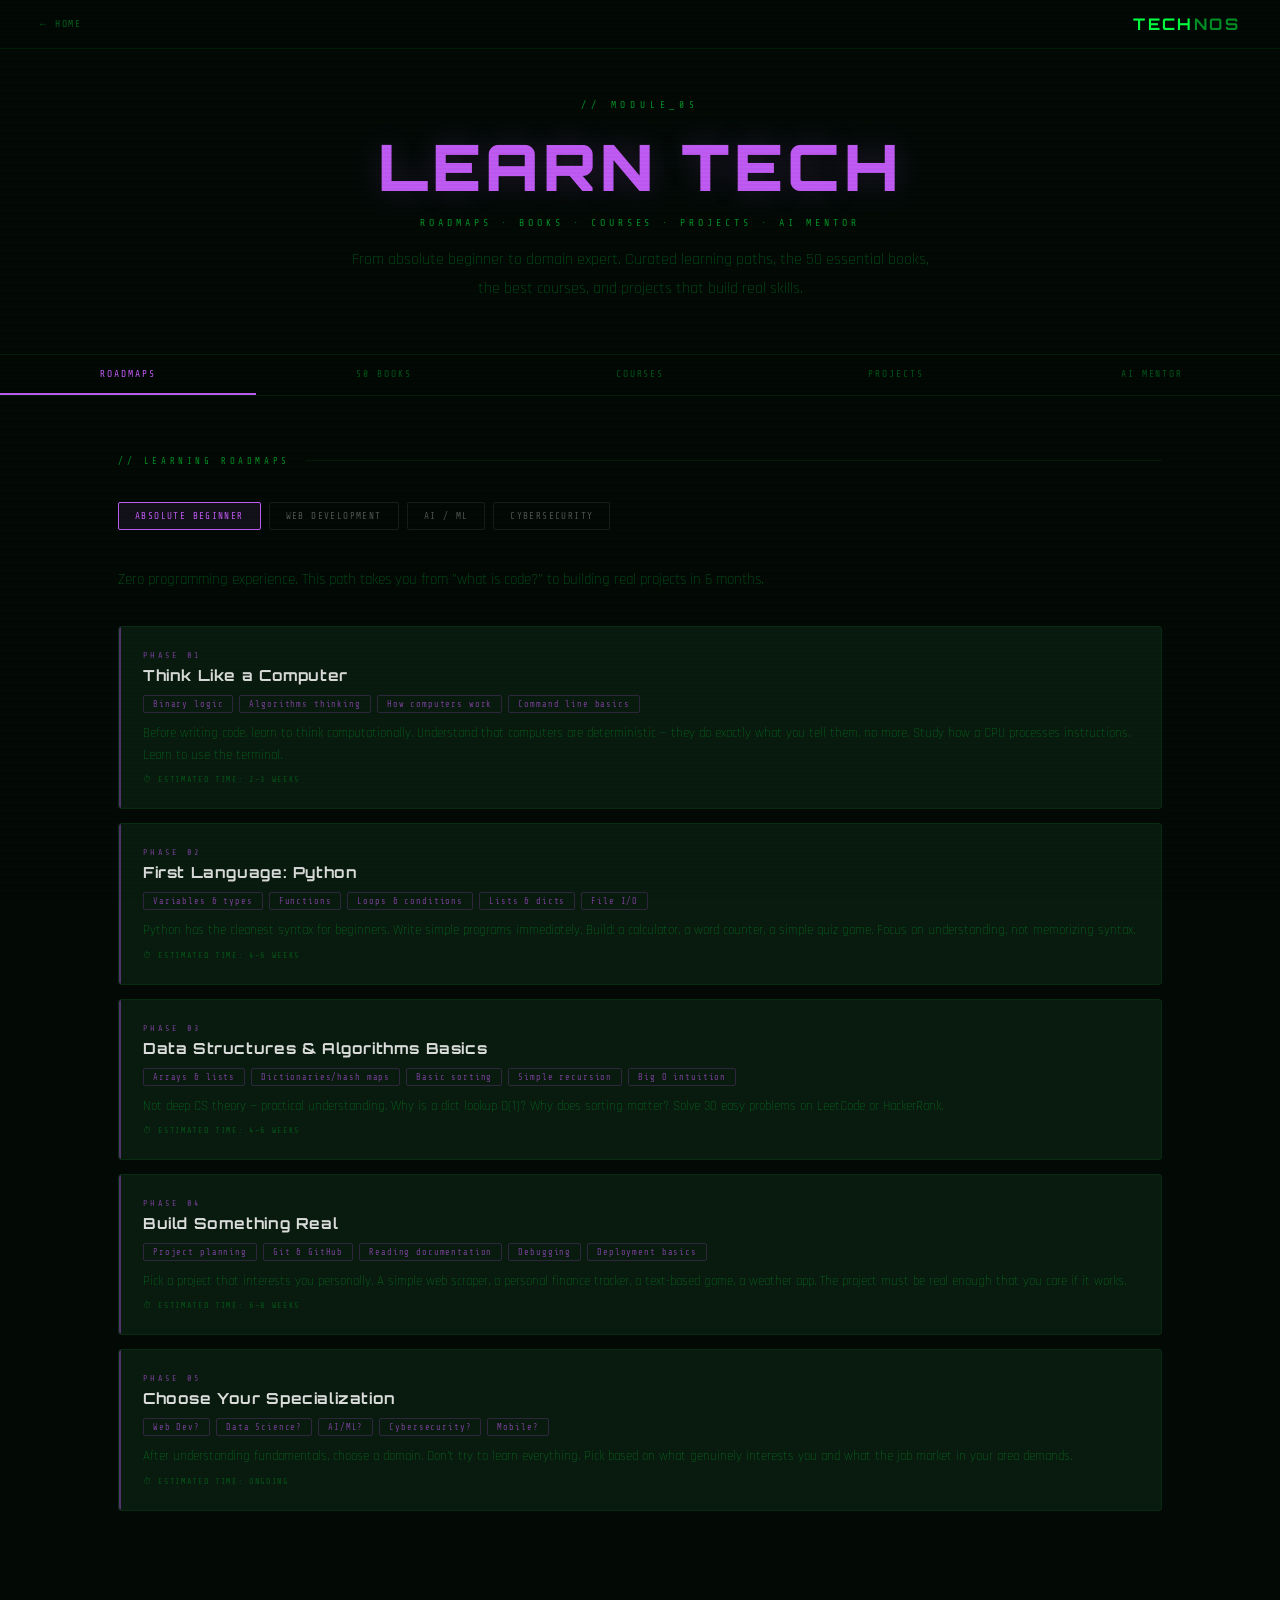
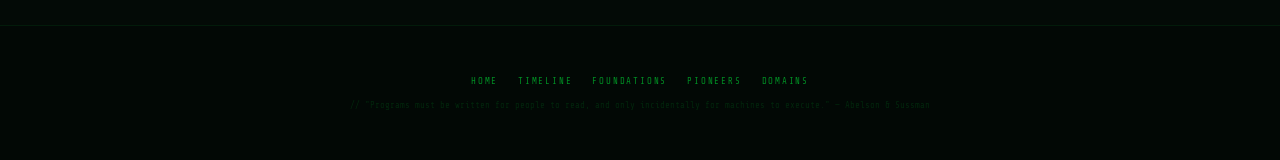
<file: tech-learn.html>
<!DOCTYPE html>
<html lang="en">
<head>
<meta charset="UTF-8">
<meta name="viewport" content="width=device-width, initial-scale=1.0">
<title>TECHNOS — Learn Tech</title>
<link href="https://fonts.googleapis.com/css2?family=Share+Tech+Mono&family=Rajdhani:wght@300;400;500;600;700&family=Orbitron:wght@400;600;700;900&display=swap" rel="stylesheet">
<link rel="stylesheet" href="tech-learnstyle.css">
</head>
<body>
<div class="progress-bar" id="progressBar"></div>
<nav>
  <a href="index.html" class="nav-back">← HOME</a>
  <a href="index.html" class="nav-logo">TECH<span>NOS</span></a>
</nav>

<div class="hero">
  <p class="hero-tag">// MODULE_05</p>
  <h1 class="hero-title">LEARN TECH</h1>
  <p class="hero-sub">ROADMAPS · BOOKS · COURSES · PROJECTS · AI MENTOR</p>
  <p class="hero-desc">From absolute beginner to domain expert. Curated learning paths, the 50 essential books, the best courses, and projects that build real skills.</p>
</div>

<div class="tab-nav">
  <button class="tab-btn active" onclick="switchTab('roadmaps')">ROADMAPS</button>
  <button class="tab-btn" onclick="switchTab('books')">50 BOOKS</button>
  <button class="tab-btn" onclick="switchTab('courses')">COURSES</button>
  <button class="tab-btn" onclick="switchTab('projects')">PROJECTS</button>
  <button class="tab-btn" onclick="switchTab('mentor')">AI MENTOR</button>
</div>

<!-- ROADMAPS TAB -->
<div class="tab-panel active" id="tab-roadmaps">
  <div class="sec-header reveal"><span class="sec-tag">// LEARNING ROADMAPS</span><div class="sec-line"></div></div>
  <div class="roadmap-selector reveal" id="rmSelector"></div>
  <div id="rmContent"></div>
</div>

<!-- BOOKS TAB -->
<div class="tab-panel" id="tab-books">
  <div class="sec-header reveal"><span class="sec-tag">// THE 50 ESSENTIAL BOOKS</span><div class="sec-line"></div></div>
  <div class="books-grid reveal" id="booksGrid"></div>
</div>

<!-- COURSES TAB -->
<div class="tab-panel" id="tab-courses">
  <div class="sec-header reveal"><span class="sec-tag">// BEST COURSES</span><div class="sec-line"></div></div>
  <div class="courses-filter reveal" id="coursesFilter"></div>
  <div class="courses-grid" id="coursesGrid"></div>
</div>

<!-- PROJECTS TAB -->
<div class="tab-panel" id="tab-projects">
  <div class="sec-header reveal"><span class="sec-tag">// BUILD THESE PROJECTS</span><div class="sec-line"></div></div>
  <div class="projects-grid reveal" id="projectsGrid"></div>
</div>

<!-- MENTOR TAB -->
<div class="tab-panel" id="tab-mentor">
  <div class="sec-header reveal"><span class="sec-tag">// AI LEARNING MENTOR</span><div class="sec-line"></div></div>
  <div class="mentor-section reveal">
    <div class="mentor-header">
      <div class="mh-dot" style="background:#FF3B30"></div>
      <div class="mh-dot" style="background:#FFB800"></div>
      <div class="mh-dot" style="background:#00FF41"></div>
      <span class="mh-title">TECHNOS_MENTOR — Personalized Learning Advisor</span>
    </div>
    <div class="mentor-quick">
      <button class="mq-btn" onclick="ask('I am a complete beginner. Where should I start learning programming?')">I\'m a complete beginner</button>
      <button class="mq-btn" onclick="ask('I know basic Python. What should I learn next to get a job in data science?')">Python → Data Science path</button>
      <button class="mq-btn" onclick="ask('I want to get into AI and ML. What is the fastest path from beginner to employable?')">Fast track to AI/ML</button>
      <button class="mq-btn" onclick="ask('I want to switch careers into software development. I have 1 year. What is the plan?')">Career switch in 1 year</button>
      <button class="mq-btn" onclick="ask('What are the most important CS fundamentals that self-taught developers tend to miss?')">CS fundamentals I\'m missing</button>
      <button class="mq-btn" onclick="ask('Compare the top programming languages and tell me which to learn first based on my goal of getting a job quickly')">Which language first?</button>
      <button class="mq-btn" onclick="ask('How do I build a portfolio that actually gets interviews as a new developer?')">Build a portfolio</button>
      <button class="mq-btn" onclick="ask('What is the difference between frontend, backend, and full stack, and which pays more?')">Frontend vs backend?</button>
    </div>
    <div class="chat-msgs" id="chatMsgs">
      <div class="cmsg assistant">
        <div class="cmsg-av">AI</div>
        <div class="cmsg-bubble"><strong>Learning mentor online.</strong><br><br>Tell me where you are and where you want to go. I'll give you a specific, honest path — what to learn, in what order, for how long, and what to build.<br><br>No generic advice. Tell me your situation and I'll tell you exactly what to do.</div>
      </div>
    </div>
    <div class="chat-input-row">
      <input type="text" id="chatInput" placeholder="// tell me your situation and goal..." onkeydown="if(event.key==='Enter')sendMsg()"/>
      <button id="chatSend" onclick="sendMsg()">▶</button>
    </div>
  </div>
</div>

<footer>
  <div class="footer-links">
    <a href="index.html">Home</a>
    <a href="tech-timeline.html">Timeline</a>
    <a href="tech-foundations.html">Foundations</a>
    <a href="tech-people.html">Pioneers</a>
    <a href="tech-domains.html">Domains</a>
  </div>
  <p class="footer-q">// "Programs must be written for people to read, and only incidentally for machines to execute." — Abelson & Sussman</p>
</footer>

<script src="tech-learn.js"></script>
</body>
</html>
</file>
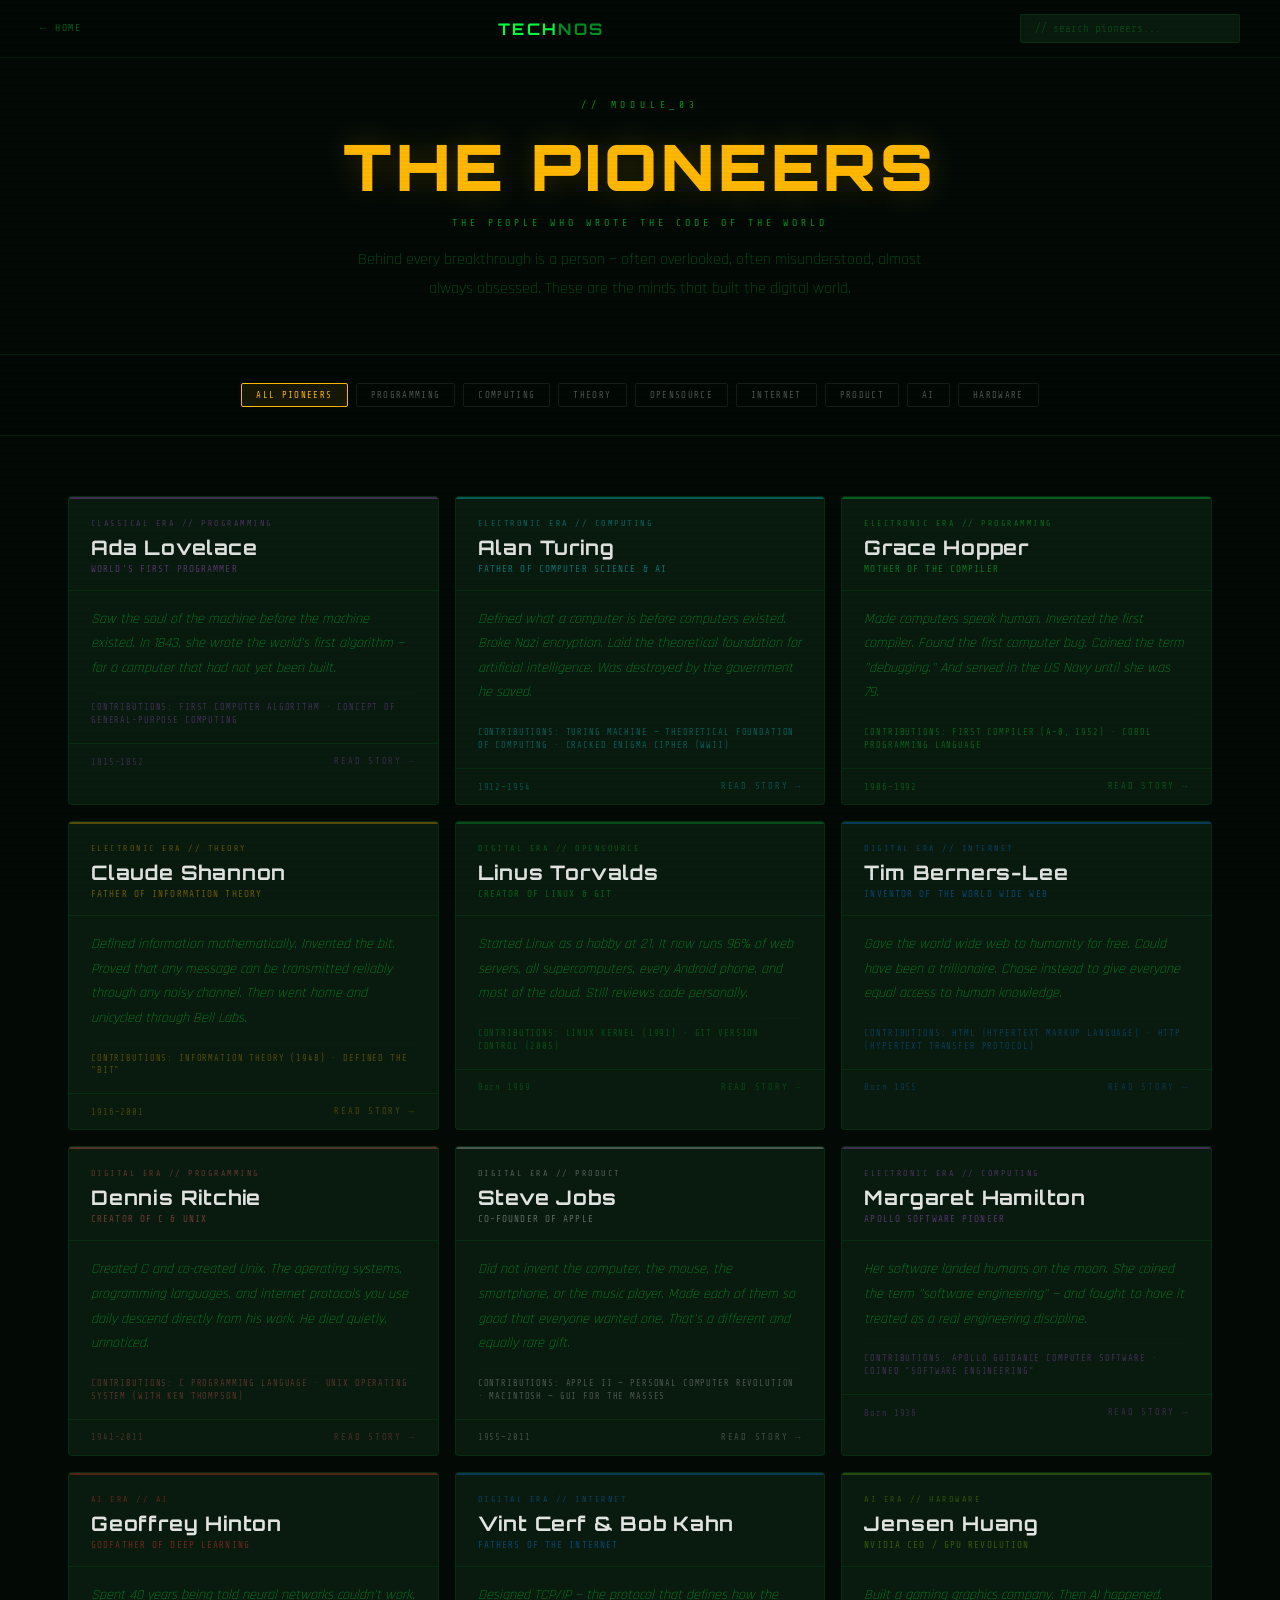
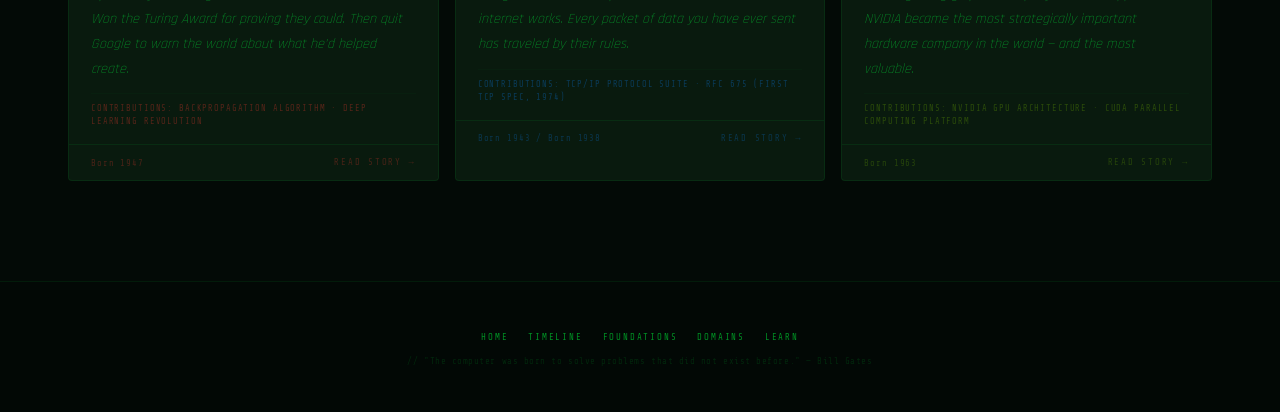
<file: tech-people.html>
<!DOCTYPE html>
<html lang="en">
<head>
<meta charset="UTF-8">
<meta name="viewport" content="width=device-width, initial-scale=1.0">
<title>TECHNOS — The Pioneers</title>
<link href="https://fonts.googleapis.com/css2?family=Share+Tech+Mono&family=Rajdhani:wght@300;400;500;600;700&family=Orbitron:wght@400;600;700;900&display=swap" rel="stylesheet">
<link rel="stylesheet" href="tech-peoplestyle.css">
</head>
<body>
<div class="progress-bar" id="progressBar"></div>
<nav>
  <a href="index.html" class="nav-back">← HOME</a>
  <a href="index.html" class="nav-logo">TECH<span>NOS</span></a>
  <input type="text" class="nav-search" id="searchInput" placeholder="// search pioneers..." oninput="filterPeople()"/>
</nav>
<div class="hero">
  <p class="hero-tag">// MODULE_03</p>
  <h1 class="hero-title">THE PIONEERS</h1>
  <p class="hero-sub">THE PEOPLE WHO WROTE THE CODE OF THE WORLD</p>
  <p class="hero-desc">Behind every breakthrough is a person — often overlooked, often misunderstood, almost always obsessed. These are the minds that built the digital world.</p>
</div>
<div class="filter-row" id="filterRow"></div>
<div class="people-wrap">
  <div class="people-grid" id="peopleGrid"></div>
</div>
<footer>
  <div class="footer-links">
    <a href="index.html">Home</a>
    <a href="tech-timeline.html">Timeline</a>
    <a href="tech-foundations.html">Foundations</a>
    <a href="tech-domains.html">Domains</a>
    <a href="tech-learn.html">Learn</a>
  </div>
  <p class="footer-q">// "The computer was born to solve problems that did not exist before." — Bill Gates</p>
</footer>

<!-- MODAL -->
<div class="modal-overlay" id="modalOverlay" onclick="closeModal(event)">
  <div class="modal" id="modal">
    <div class="modal-top" id="modalTop"></div>
    <div class="modal-inner">
      <button class="modal-close" onclick="closeModalDirect()">✕</button>
      <p class="modal-era" id="mEra">—</p>
      <h2 class="modal-name" id="mName">—</h2>
      <p class="modal-role" id="mRole">—</p>
      <div class="modal-story" id="mStory"></div>
      <div class="modal-quote" id="mQuote">
        <p class="mq-text" id="mQuoteText">—</p>
        <p class="mq-attr" id="mQuoteAttr">—</p>
      </div>
      <div class="modal-contribs">
        <p class="mc-label">// KEY CONTRIBUTIONS</p>
        <div class="mc-chips" id="mChips"></div>
      </div>
      <div class="modal-ai-section">
        <p class="mas-label">// GO DEEPER</p>
        <p class="mas-q" id="mAiQ">—</p>
        <button class="mas-btn" id="masBtn" onclick="deepDive()">✦ EXPLORE THIS PIONEER</button>
        <div class="mas-response" id="masResponse"></div>
      </div>
    </div>
  </div>
</div>

<script src="tech-people.js"></script>
</body>
</html>
</file>
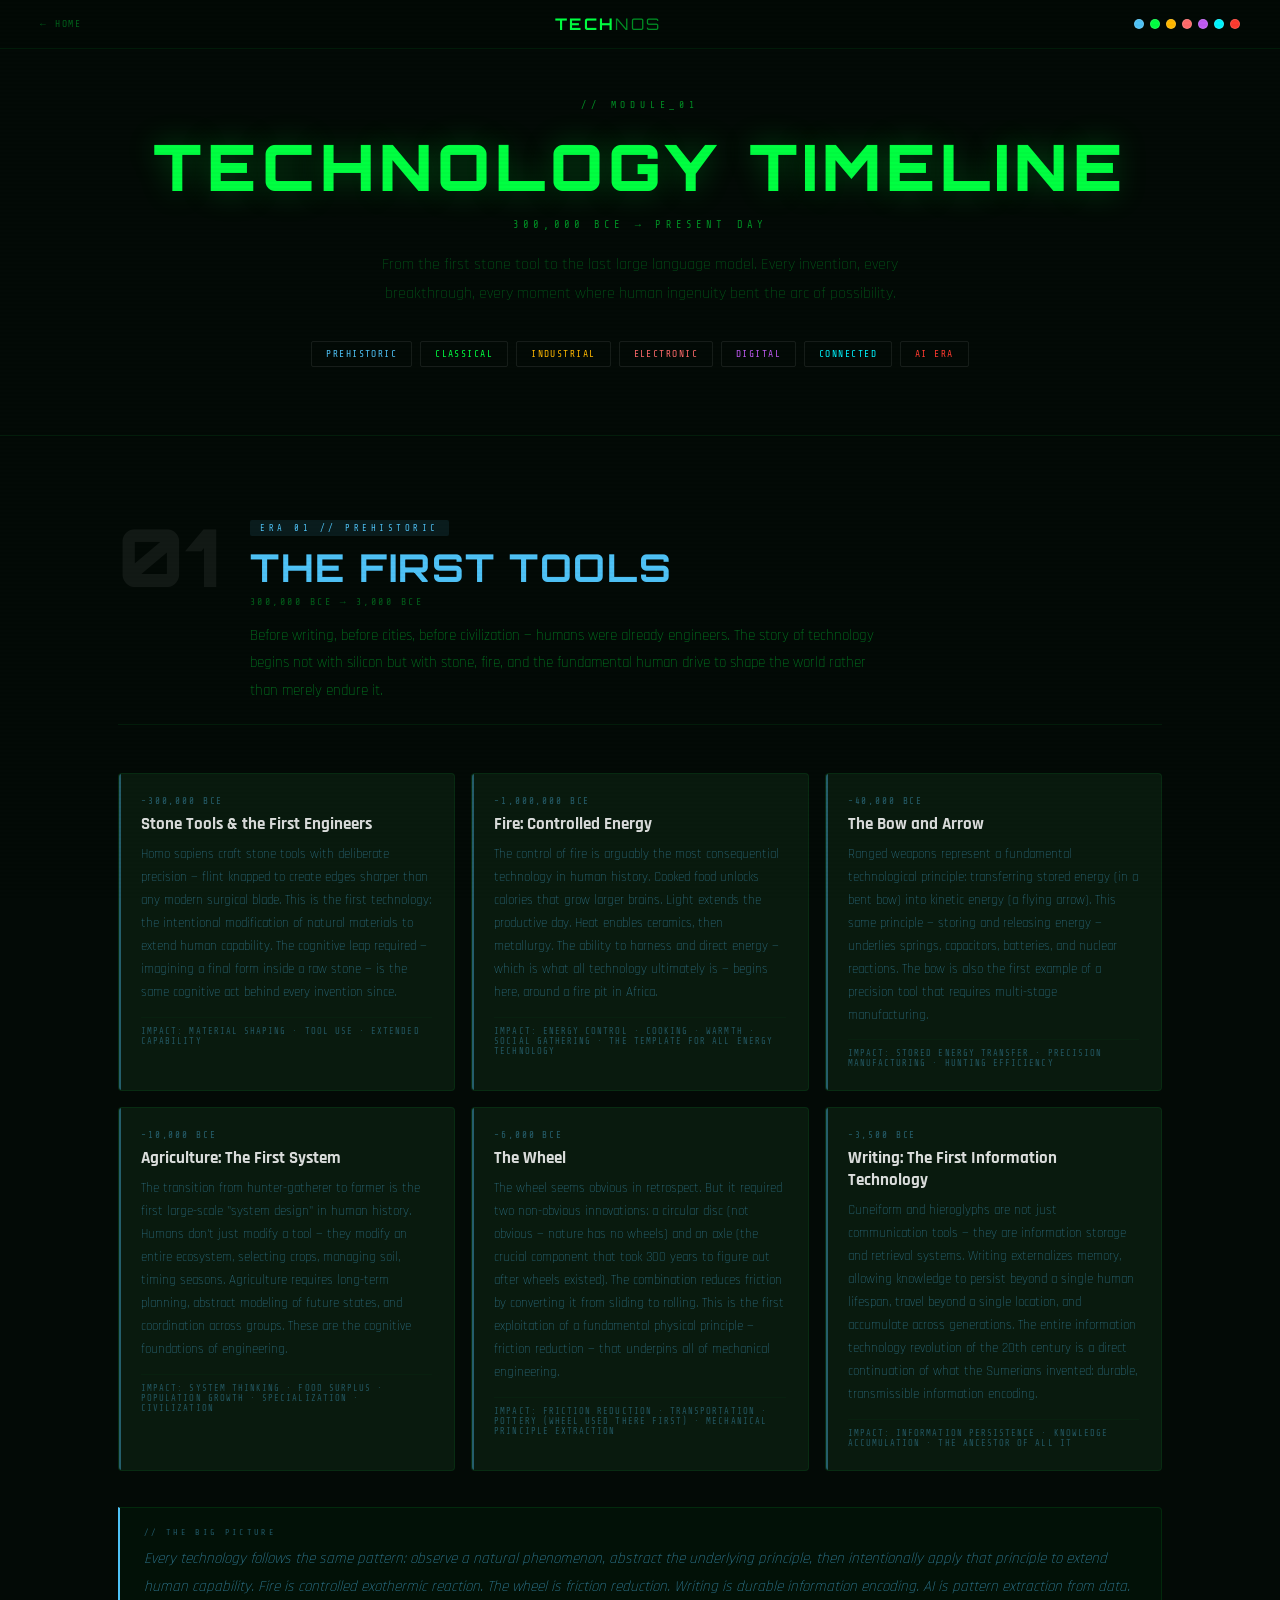
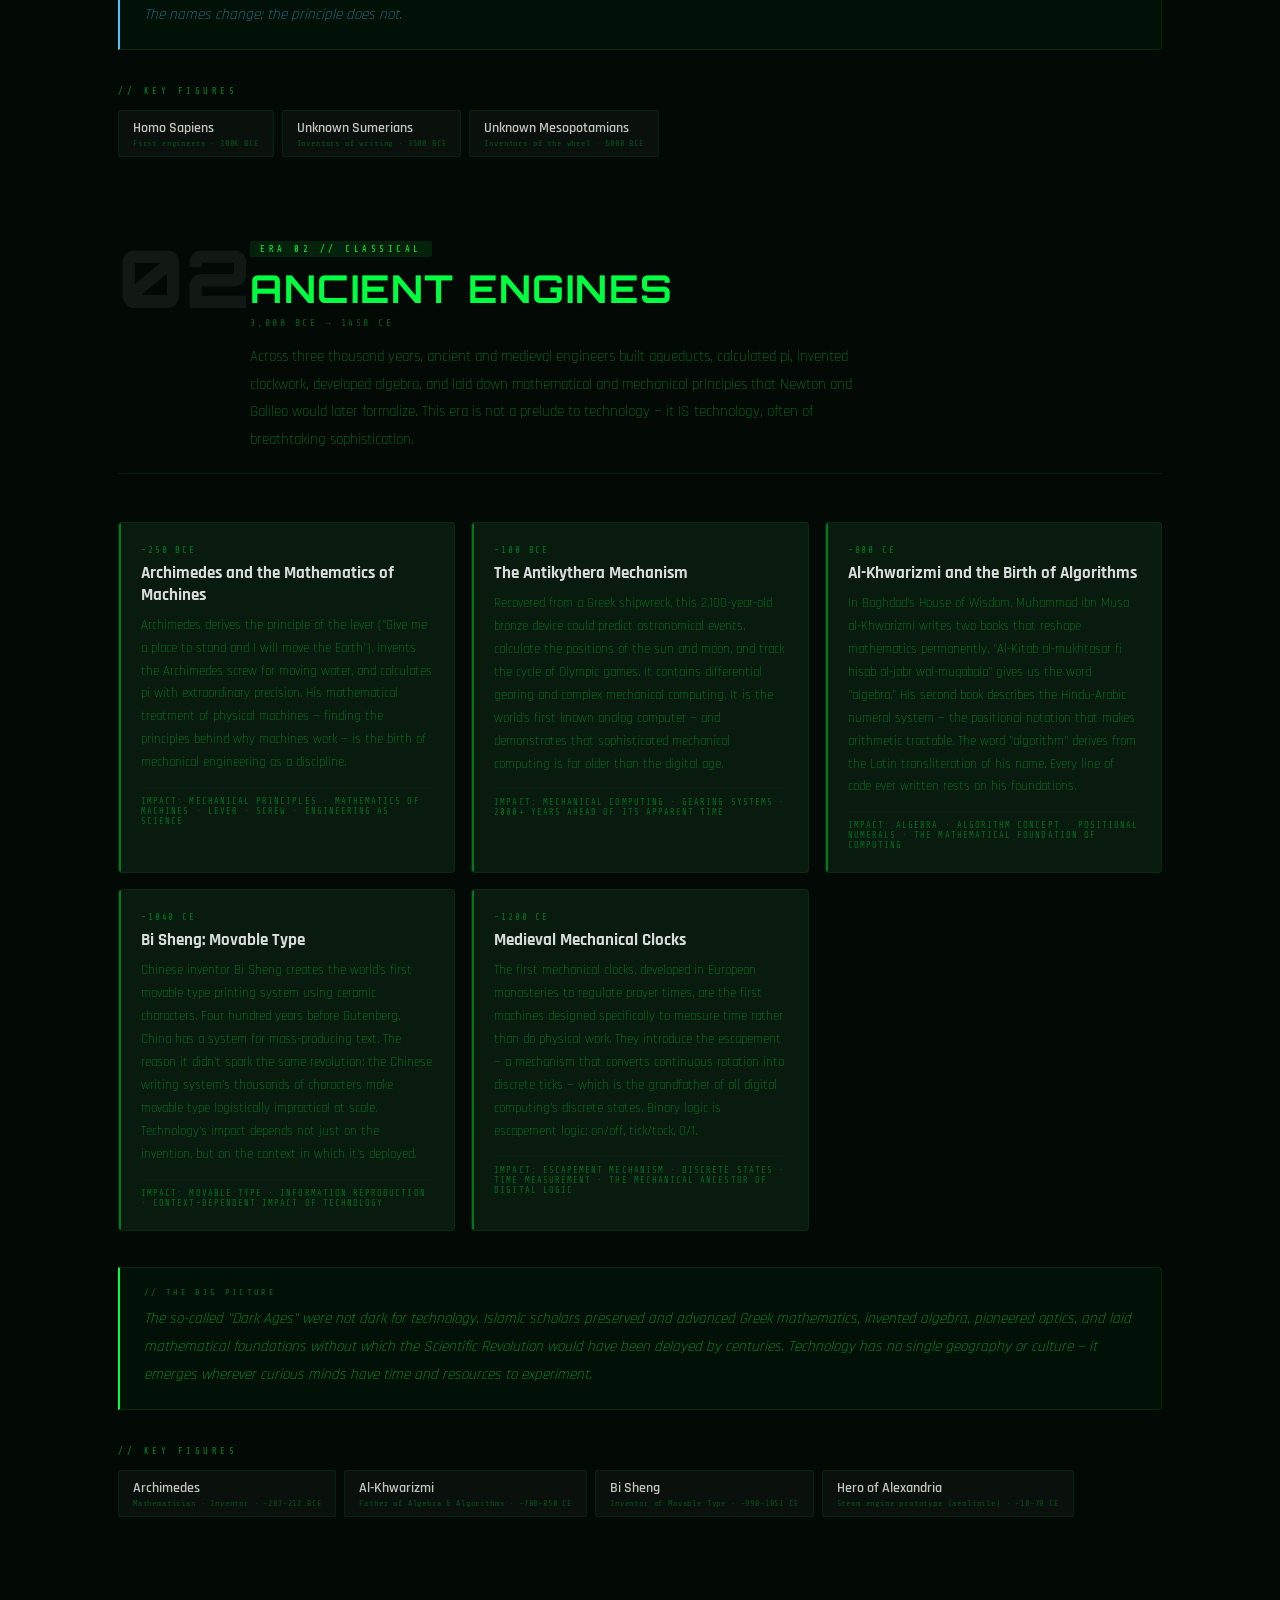
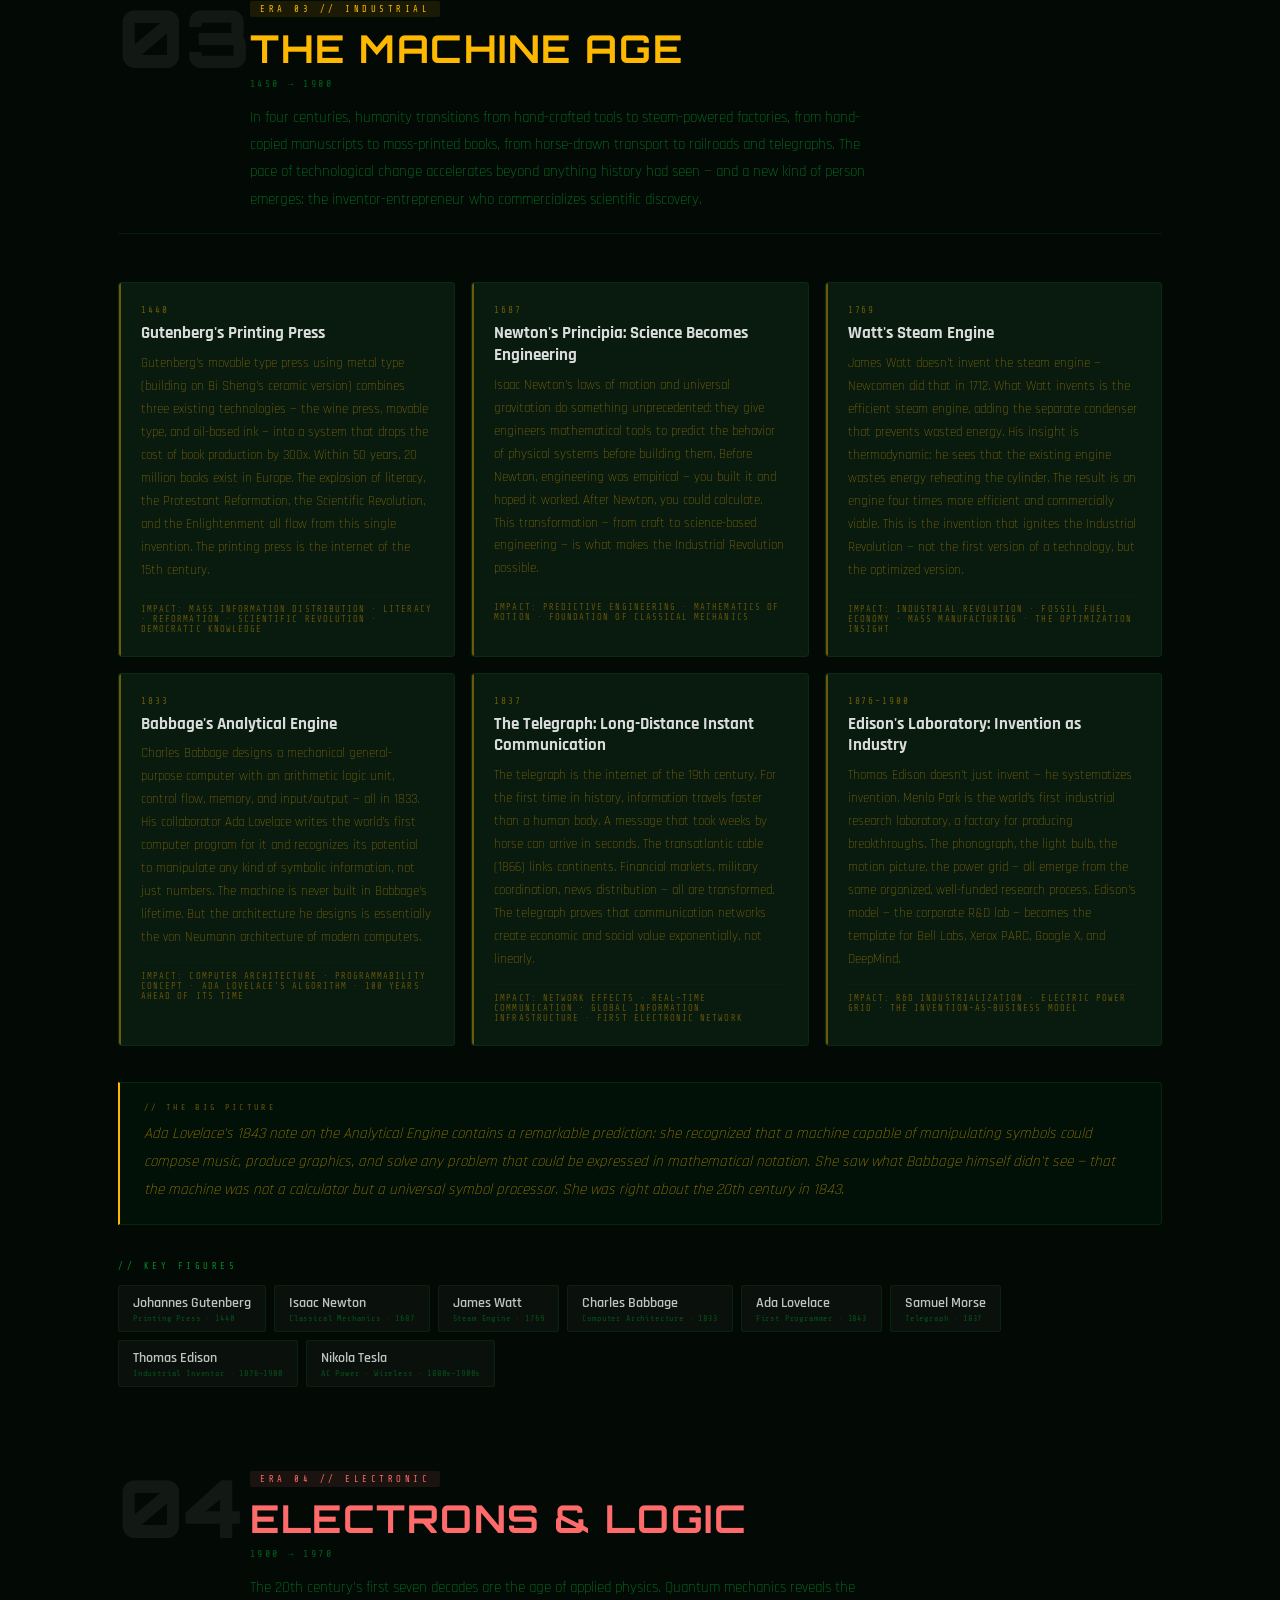
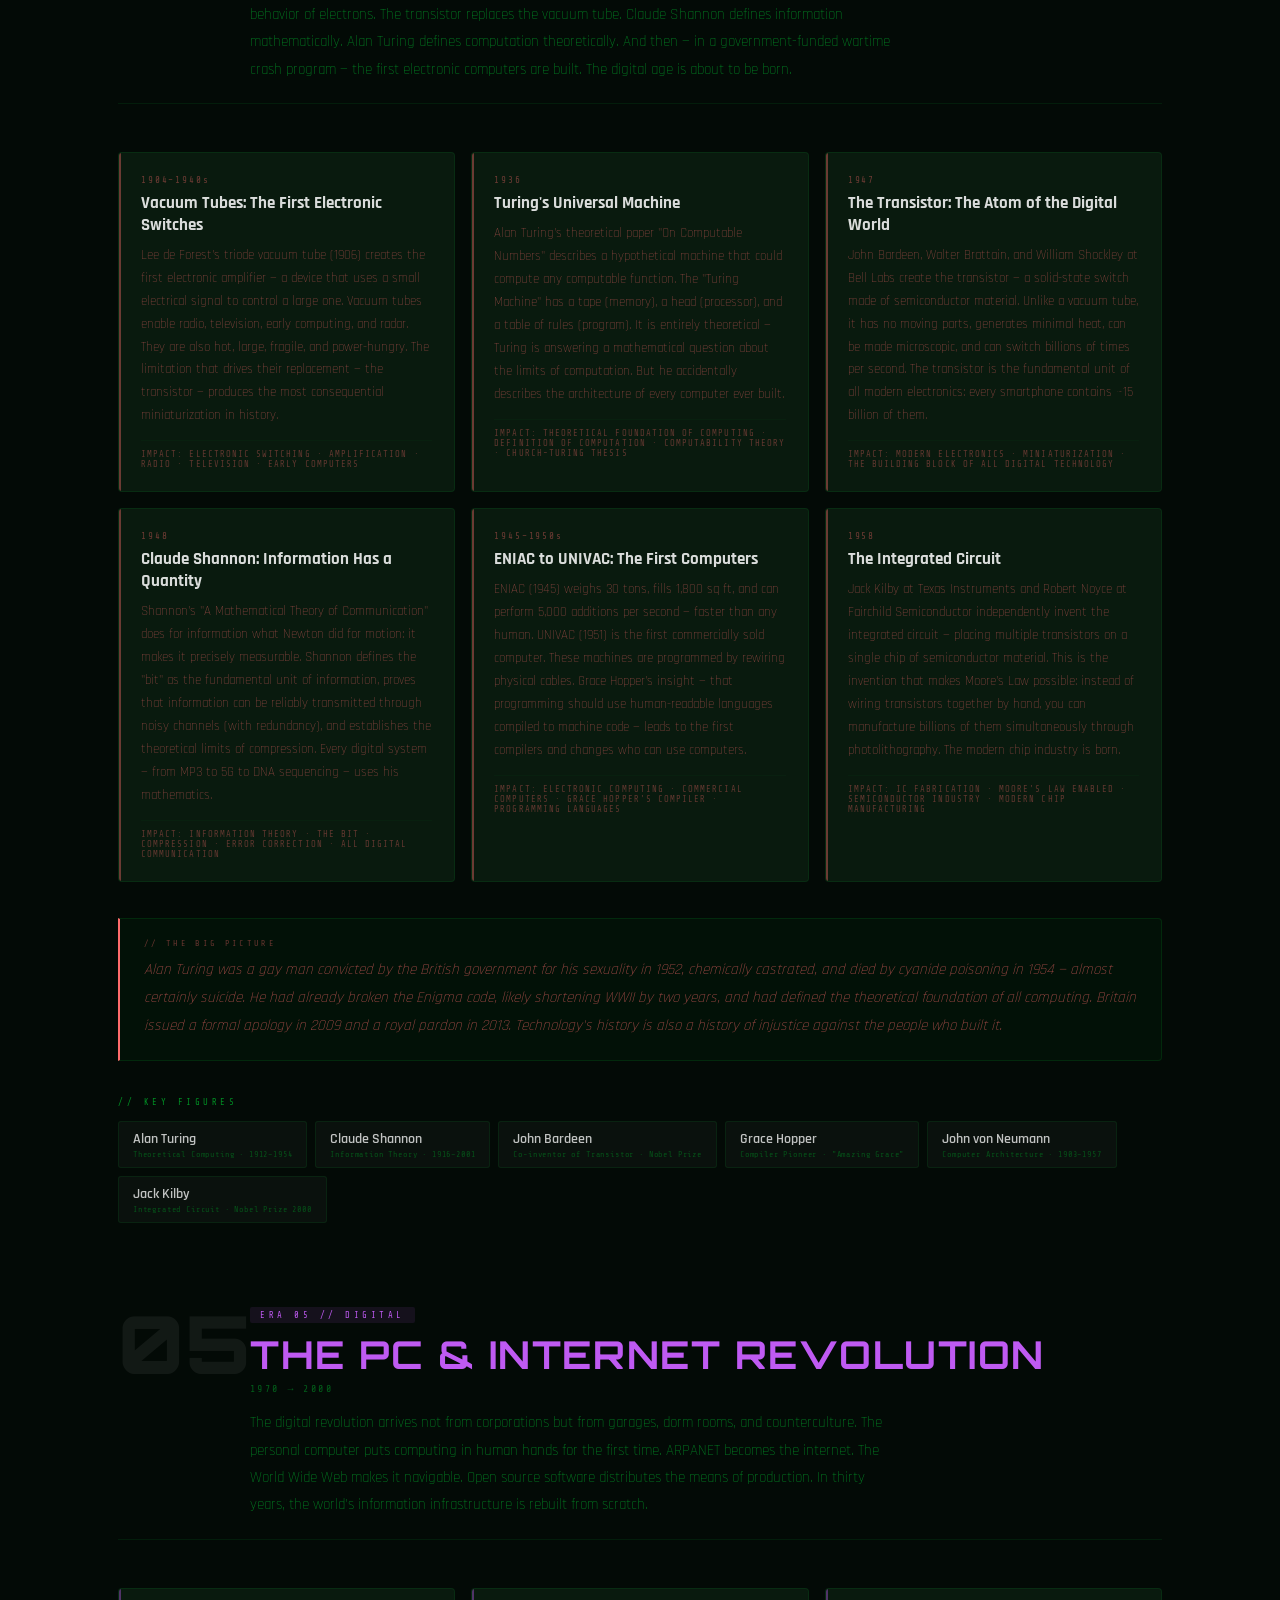
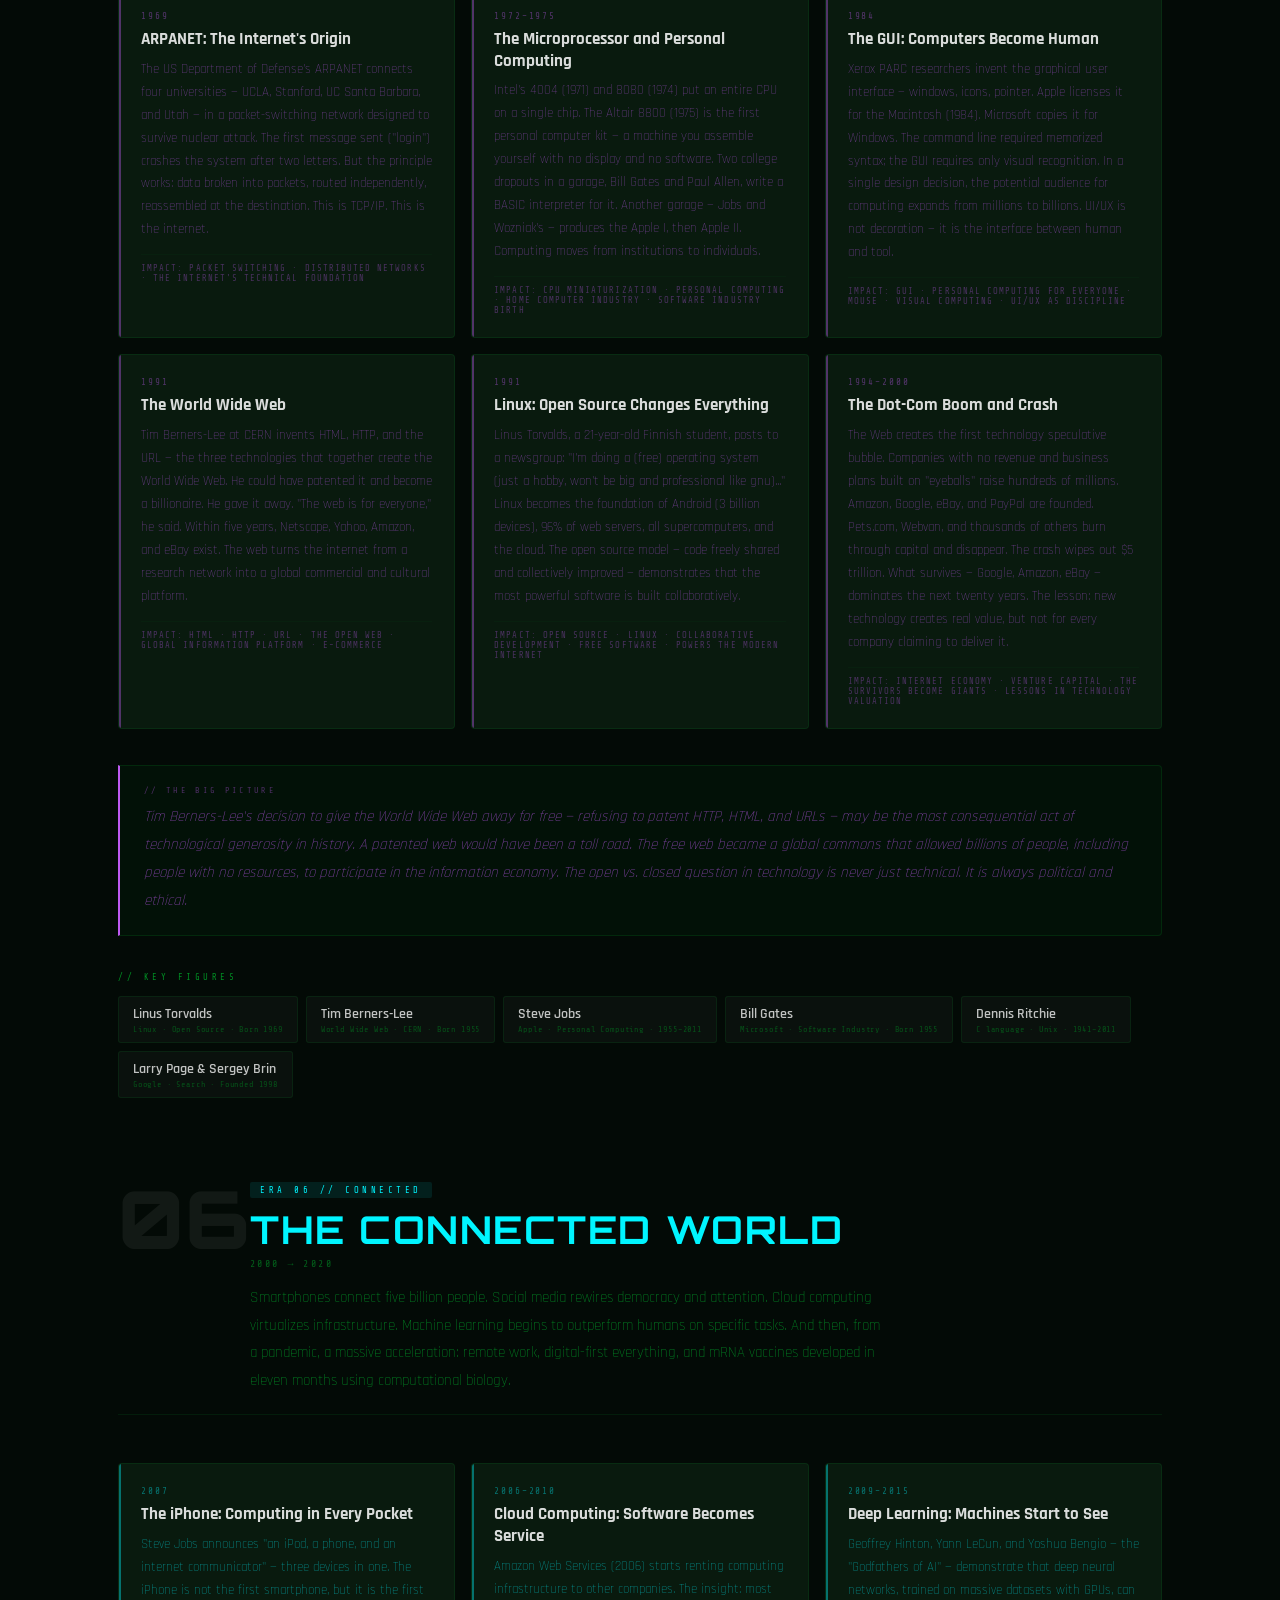
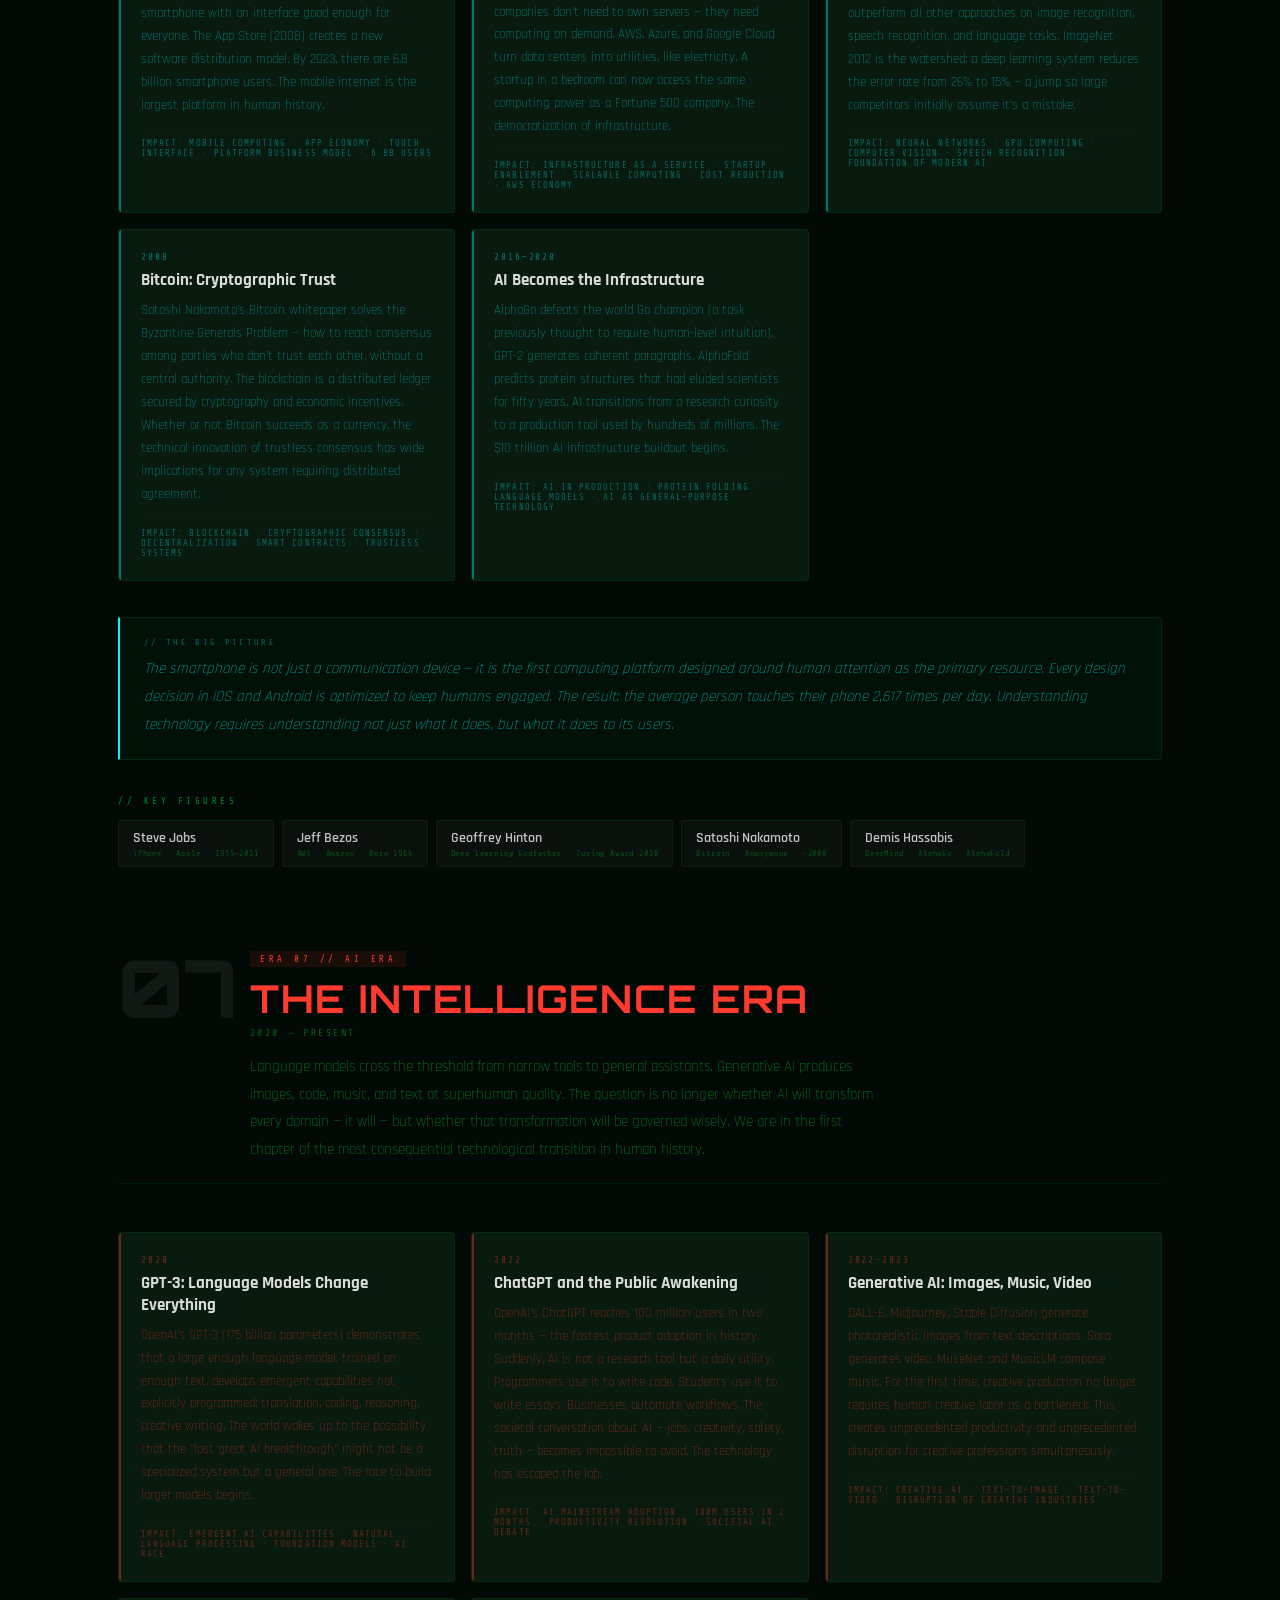
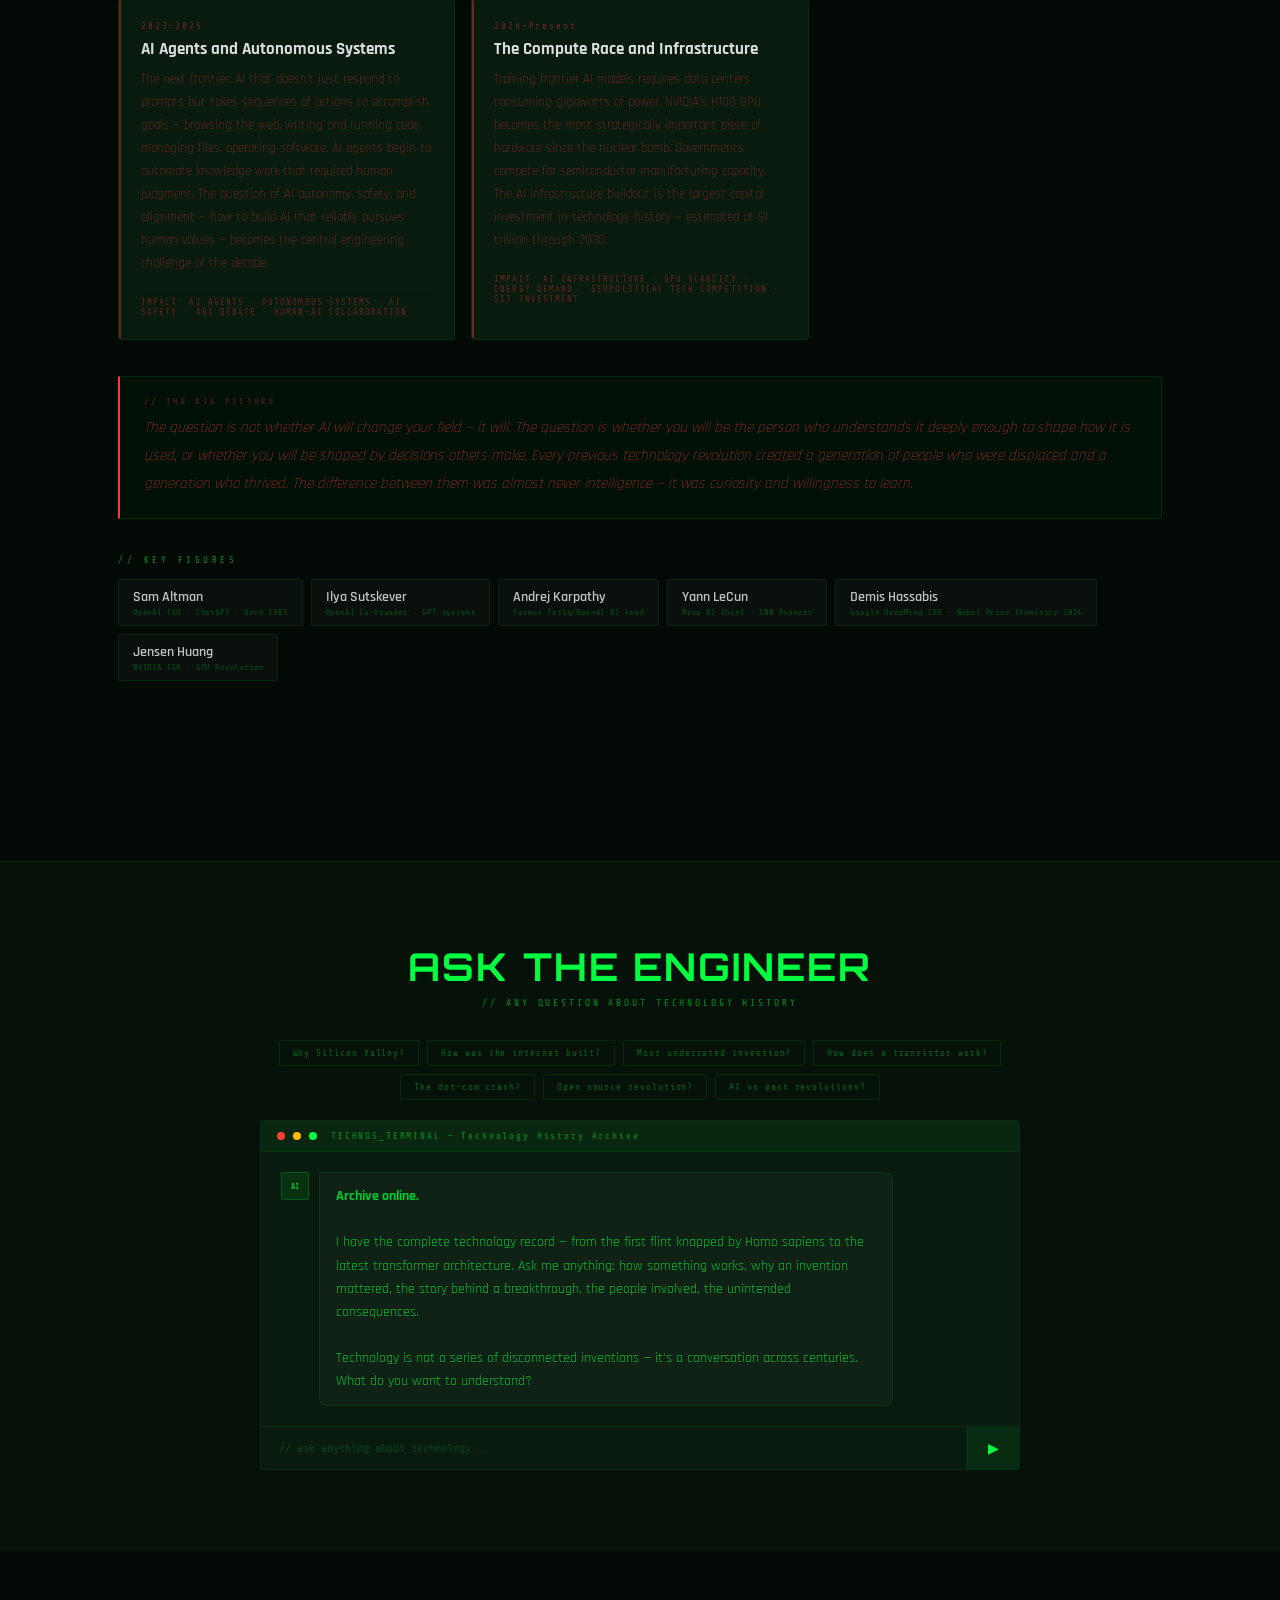
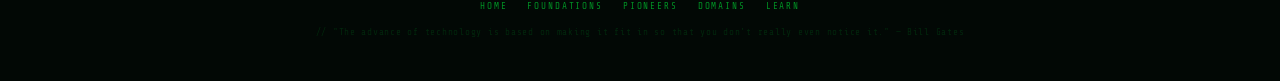
<file: tech-timeline.html>
<!DOCTYPE html>
<html lang="en">
<head>
<meta charset="UTF-8">
<meta name="viewport" content="width=device-width, initial-scale=1.0">
<title>TECHNOS — Technology Timeline</title>
<link href="https://fonts.googleapis.com/css2?family=Share+Tech+Mono&family=Rajdhani:wght@300;400;500;600;700&family=Orbitron:wght@400;600;700;900&display=swap" rel="stylesheet">
<link rel="stylesheet" href="tech-timelinestyle.css">
</head>
<body>
<div class="progress-bar" id="progressBar"></div>

<nav>
  <a href="index.html" class="nav-back">← HOME</a>
  <a href="index.html" class="nav-logo">TECH<span>NOS</span></a>
  <div class="nav-era-dots" id="eraDots"></div>
</nav>

<div class="hero">
  <p class="hero-tag">// MODULE_01</p>
  <h1 class="hero-title">TECHNOLOGY TIMELINE</h1>
  <p class="hero-sub">300,000 BCE → PRESENT DAY</p>
  <p class="hero-desc">From the first stone tool to the last large language model. Every invention, every breakthrough, every moment where human ingenuity bent the arc of possibility.</p>
  <div class="era-nav" id="eraBtns"></div>
</div>

<div class="timeline-wrap" id="timelineWrap"></div>

<!-- ASK THE ENGINEER -->
<section class="ask-section">
  <div class="ask-inner">
    <h2 class="ask-title">ASK THE ENGINEER</h2>
    <p class="ask-sub">// ANY QUESTION ABOUT TECHNOLOGY HISTORY</p>
    <div class="quick-qs">
      <button class="q-btn" onclick="ask('Why did Silicon Valley become the center of tech?')">Why Silicon Valley?</button>
      <button class="q-btn" onclick="ask('How did the internet actually get built?')">How was the internet built?</button>
      <button class="q-btn" onclick="ask('What is the most underrated invention in history?')">Most underrated invention?</button>
      <button class="q-btn" onclick="ask('How does a transistor work?')">How does a transistor work?</button>
      <button class="q-btn" onclick="ask('What caused the dot-com crash?')">The dot-com crash?</button>
      <button class="q-btn" onclick="ask('How did open source change software?')">Open source revolution?</button>
      <button class="q-btn" onclick="ask('What makes AI different from previous tech revolutions?')">AI vs past revolutions?</button>
    </div>
    <div class="chat-shell">
      <div class="chat-header">
        <div class="ch-dot" style="background:#FF3B30"></div>
        <div class="ch-dot" style="background:#FFB800"></div>
        <div class="ch-dot" style="background:#00FF41"></div>
        <span class="ch-title">TECHNOS_TERMINAL — Technology History Archive</span>
      </div>
      <div class="chat-msgs" id="chatMsgs">
        <div class="cmsg assistant">
          <div class="cmsg-av">AI</div>
          <div class="cmsg-bubble"><strong>Archive online.</strong><br><br>I have the complete technology record — from the first flint knapped by Homo sapiens to the latest transformer architecture. Ask me anything: how something works, why an invention mattered, the story behind a breakthrough, the people involved, the unintended consequences.<br><br>Technology is not a series of disconnected inventions — it's a conversation across centuries. What do you want to understand?</div>
        </div>
      </div>
      <div class="chat-input-row">
        <input type="text" id="chatInput" placeholder="// ask anything about technology..." onkeydown="if(event.key==='Enter')sendMsg()"/>
        <button id="chatSend" onclick="sendMsg()">▶</button>
      </div>
    </div>
  </div>
</section>

<footer>
  <div class="footer-links">
    <a href="index.html">Home</a>
    <a href="tech-foundations.html">Foundations</a>
    <a href="tech-people.html">Pioneers</a>
    <a href="tech-domains.html">Domains</a>
    <a href="tech-learn.html">Learn</a>
  </div>
  <p class="footer-q">// "The advance of technology is based on making it fit in so that you don't really even notice it." — Bill Gates</p>
</footer>

<script src="tech-timeline.js"></script>
</body>
</html>
</file>
<file: tech-indexstyle.css>
:root{
  --bg:#030A06;--surface:#061209;--card:#091A0E;--border:rgba(0,255,65,0.08);
  --green:#00FF41;--green2:#00C832;--green3:#008F24;--green-dim:rgba(0,255,65,0.15);
  --cyan:#00F5FF;--amber:#FFB800;--red:#FF3B30;--blue:#0A84FF;--purple:#BF5AF2;
  --text:rgba(0,255,65,0.85);--dim:rgba(0,255,65,0.35);--muted:rgba(0,255,65,0.2);
  --timeline:#00C832;--foundations:#00F5FF;--people:#FFB800;--learn:#BF5AF2;--domains:#FF3B30;--tools:#0A84FF;
}
*{margin:0;padding:0;box-sizing:border-box}
html{scroll-behavior:smooth}
body{background:var(--bg);color:var(--text);font-family:'Rajdhani',sans-serif;overflow-x:hidden;cursor:crosshair}

/* SCAN LINE EFFECT */
body::before{content:'';position:fixed;inset:0;background:repeating-linear-gradient(0deg,transparent,transparent 2px,rgba(0,0,0,0.03) 2px,rgba(0,0,0,0.03) 4px);pointer-events:none;z-index:9998}

/* CIRCUIT GRID */
.circuit-bg{position:fixed;inset:0;z-index:0;pointer-events:none;overflow:hidden;opacity:0.4}
.circuit-bg svg{width:100%;height:100%}

::-webkit-scrollbar{width:4px}
::-webkit-scrollbar-track{background:var(--bg)}
::-webkit-scrollbar-thumb{background:var(--green3);border-radius:2px}

/* BOOT LOADER */
.boot-screen{position:fixed;inset:0;background:var(--bg);z-index:9999;display:flex;flex-direction:column;align-items:center;justify-content:center;transition:opacity 0.8s ease;font-family:'Share Tech Mono',monospace}
.boot-screen.hidden{opacity:0;pointer-events:none}
.boot-logo{font-family:'Orbitron',sans-serif;font-size:clamp(2rem,6vw,4rem);font-weight:900;color:var(--green);letter-spacing:0.2em;margin-bottom:40px;animation:bootPulse 0.5s ease infinite alternate}
@keyframes bootPulse{from{opacity:0.7}to{opacity:1}}
.boot-lines{width:min(500px,80vw);font-size:0.7rem;letter-spacing:0.05em;color:var(--green3)}
.boot-line{margin-bottom:4px;opacity:0;animation:lineIn 0.1s ease forwards}
@keyframes lineIn{to{opacity:1}}
.boot-bar-wrap{width:min(400px,70vw);height:3px;background:rgba(0,255,65,0.1);border-radius:2px;margin-top:20px;overflow:hidden}
.boot-bar{height:100%;background:var(--green);width:0%;transition:width 0.05s linear;box-shadow:0 0 10px var(--green)}

/* NAV */
nav{position:fixed;top:0;left:0;right:0;z-index:200;display:flex;align-items:center;justify-content:space-between;padding:14px 40px;background:rgba(3,10,6,0.95);backdrop-filter:blur(20px);border-bottom:1px solid var(--border)}
.nav-logo{font-family:'Orbitron',sans-serif;font-size:1.1rem;font-weight:700;color:var(--green);letter-spacing:0.15em;text-decoration:none}
.nav-logo span{color:var(--green3);font-weight:400}
.nav-links{display:flex;gap:6px}
.nav-link{font-family:'Share Tech Mono',monospace;font-size:0.6rem;letter-spacing:0.15em;padding:6px 12px;background:transparent;border:1px solid rgba(0,255,65,0.12);color:var(--dim);text-decoration:none;transition:all 0.2s;border-radius:2px}
.nav-link:hover{border-color:var(--green);color:var(--green);background:var(--green-dim)}
.nav-status{font-family:'Share Tech Mono',monospace;font-size:0.6rem;color:var(--green3);display:flex;align-items:center;gap:6px}
.status-dot{width:6px;height:6px;background:var(--green);border-radius:50%;animation:blink 1.5s step-end infinite}
@keyframes blink{0%,100%{opacity:1}50%{opacity:0}}

/* HERO */
.hero{min-height:100vh;display:flex;flex-direction:column;align-items:center;justify-content:center;text-align:center;padding:100px 24px 60px;position:relative;z-index:1}
.hero-tag{font-family:'Share Tech Mono',monospace;font-size:0.65rem;letter-spacing:0.5em;color:var(--green3);margin-bottom:24px;animation:fadeIn 1s ease both}
.hero-title{font-family:'Orbitron',sans-serif;font-size:clamp(3rem,10vw,9rem);font-weight:900;line-height:0.9;letter-spacing:0.05em;color:var(--green);margin-bottom:16px;animation:fadeIn 1s 0.1s ease both;text-shadow:0 0 40px rgba(0,255,65,0.3)}
.hero-title .outline{color:transparent;-webkit-text-stroke:1px rgba(0,255,65,0.3);display:block}
.hero-sub{font-family:'Share Tech Mono',monospace;font-size:0.7rem;letter-spacing:0.4em;color:var(--green3);margin-bottom:28px;animation:fadeIn 1s 0.2s ease both}
.hero-desc{font-size:clamp(1rem,1.6vw,1.15rem);font-weight:300;line-height:1.8;color:var(--dim);max-width:540px;margin:0 auto 48px;animation:fadeIn 1s 0.3s ease both}

/* STATS ROW */
.hero-stats{display:flex;gap:0;border:1px solid var(--border);border-radius:4px;overflow:hidden;animation:fadeIn 1s 0.4s ease both;margin-bottom:48px}
.h-stat{padding:16px 28px;border-right:1px solid var(--border);text-align:center}
.h-stat:last-child{border-right:none}
.h-stat-num{font-family:'Orbitron',sans-serif;font-size:1.4rem;font-weight:700;color:var(--green);display:block;line-height:1}
.h-stat-label{font-family:'Share Tech Mono',monospace;font-size:0.55rem;letter-spacing:0.2em;color:var(--green3);display:block;margin-top:4px;text-transform:uppercase}

/* ENTER BUTTONS */
.hero-btns{display:flex;gap:12px;justify-content:center;flex-wrap:wrap;animation:fadeIn 1s 0.5s ease both}
.hero-btn{font-family:'Share Tech Mono',monospace;font-size:0.65rem;letter-spacing:0.2em;padding:12px 22px;border-radius:2px;text-decoration:none;display:inline-block;transition:all 0.25s;text-transform:uppercase}
.hero-btn.primary{background:var(--green);color:var(--bg);font-weight:600;box-shadow:0 0 20px rgba(0,255,65,0.3)}
.hero-btn.primary:hover{box-shadow:0 0 35px rgba(0,255,65,0.6);transform:translateY(-2px)}
.hero-btn.ghost{border:1px solid rgba(0,255,65,0.2);color:var(--dim)}
.hero-btn.ghost:hover{border-color:var(--green);color:var(--green);background:var(--green-dim)}

/* PORTAL SECTION */
.portals-section{padding:80px 28px 100px;max-width:1300px;margin:0 auto;position:relative;z-index:1}
.section-header{display:flex;align-items:center;gap:16px;margin-bottom:48px}
.section-tag{font-family:'Share Tech Mono',monospace;font-size:0.58rem;letter-spacing:0.4em;color:var(--green3);text-transform:uppercase}
.section-line{flex:1;height:1px;background:var(--border)}

.portals-grid{display:grid;grid-template-columns:repeat(3,1fr);gap:16px}

.portal-card{background:var(--card);border:1px solid var(--border);border-radius:4px;padding:28px 24px;text-decoration:none;display:block;position:relative;overflow:hidden;transition:all 0.3s ease;cursor:pointer}
.portal-card::before{content:'';position:absolute;top:0;left:0;right:0;height:2px;background:currentColor;opacity:0.4;transition:opacity 0.3s}
.portal-card:hover::before{opacity:1}
.portal-card::after{content:'';position:absolute;inset:0;background:radial-gradient(circle at 20% 20%,currentColor,transparent 65%);opacity:0;transition:opacity 0.4s;pointer-events:none}
.portal-card:hover::after{opacity:0.04}
.portal-card:hover{transform:translateY(-4px);border-color:currentColor;box-shadow:0 0 30px rgba(0,0,0,0.6)}

.pc-id{font-family:'Share Tech Mono',monospace;font-size:0.55rem;letter-spacing:0.3em;opacity:0.3;margin-bottom:16px;display:block}
.pc-icon{font-size:1.6rem;margin-bottom:12px;display:block}
.pc-title{font-family:'Orbitron',sans-serif;font-size:clamp(1rem,1.8vw,1.3rem);font-weight:700;letter-spacing:0.05em;color:var(--text);margin-bottom:10px;line-height:1.2}
.pc-desc{font-size:0.88rem;font-weight:300;line-height:1.7;opacity:0.5;margin-bottom:18px}
.pc-tags{display:flex;flex-wrap:wrap;gap:5px;margin-bottom:16px}
.pc-tag{font-family:'Share Tech Mono',monospace;font-size:0.5rem;letter-spacing:0.1em;padding:3px 8px;border:1px solid;border-radius:2px;opacity:0.4}
.pc-arrow{font-family:'Share Tech Mono',monospace;font-size:0.58rem;letter-spacing:0.2em;opacity:0.3;transition:opacity 0.3s;text-transform:uppercase}
.portal-card:hover .pc-arrow{opacity:0.8}

/* DAILY FACT */
.daily-section{padding:80px 28px;position:relative;z-index:1;border-top:1px solid var(--border)}
.daily-inner{max-width:900px;margin:0 auto}
.daily-grid{display:grid;grid-template-columns:repeat(3,1fr);gap:16px;margin-bottom:32px}
.daily-card{background:var(--card);border:1px solid var(--border);border-radius:4px;padding:24px;position:relative;overflow:hidden;transition:all 0.3s}
.daily-card:hover{border-color:rgba(0,255,65,0.15);transform:translateY(-2px)}
.daily-card-type{font-family:'Share Tech Mono',monospace;font-size:0.55rem;letter-spacing:0.4em;text-transform:uppercase;margin-bottom:14px;display:block}
.daily-card-text{font-size:0.92rem;font-weight:400;line-height:1.75;color:rgba(0,255,65,0.7);margin-bottom:12px}
.daily-card-source{font-family:'Share Tech Mono',monospace;font-size:0.55rem;letter-spacing:0.15em;color:var(--green3);opacity:0.5}
.daily-card-question{font-family:'Rajdhani',sans-serif;font-size:1rem;font-weight:600;line-height:1.5;color:rgba(0,255,65,0.75)}
.refresh-btn{font-family:'Share Tech Mono',monospace;font-size:0.6rem;letter-spacing:0.25em;text-transform:uppercase;background:transparent;border:1px solid var(--border);color:var(--dim);padding:10px 22px;border-radius:2px;cursor:pointer;transition:all 0.25s;display:block;margin:0 auto}
.refresh-btn:hover{border-color:var(--green);color:var(--green);background:var(--green-dim)}

/* TRACKER */
.tracker-section{padding:80px 28px;position:relative;z-index:1;border-top:1px solid var(--border);background:var(--surface)}
.tracker-inner{max-width:1100px;margin:0 auto}
.tracker-grid{display:grid;grid-template-columns:repeat(3,1fr);gap:16px;margin-bottom:32px}
.track-pillar{background:var(--card);border:1px solid var(--border);border-radius:4px;padding:22px 18px;border-top:2px solid currentColor}
.track-top{display:flex;justify-content:space-between;align-items:center;margin-bottom:12px}
.track-name{font-family:'Orbitron',sans-serif;font-size:0.65rem;font-weight:700;letter-spacing:0.15em;text-transform:uppercase}
.track-pct{font-family:'Share Tech Mono',monospace;font-size:0.65rem}
.track-bar{height:2px;background:rgba(255,255,255,0.05);border-radius:1px;margin-bottom:16px;overflow:hidden}
.track-bar-fill{height:100%;border-radius:1px;transition:width 0.8s cubic-bezier(0.4,0,0.2,1);box-shadow:0 0 8px currentColor}
.track-items{display:flex;flex-direction:column;gap:7px}
.track-item{display:flex;align-items:flex-start;gap:8px;cursor:pointer;transition:opacity 0.2s}
.track-item:hover{opacity:0.9}
.t-check{width:13px;height:13px;border:1px solid rgba(255,255,255,0.12);border-radius:2px;flex-shrink:0;display:flex;align-items:center;justify-content:center;font-size:0.5rem;transition:all 0.2s;margin-top:2px}
.t-check.on{border-color:currentColor;background:currentColor;color:var(--bg)}
.t-label{font-family:'Share Tech Mono',monospace;font-size:0.56rem;letter-spacing:0.05em;color:rgba(0,255,65,0.4);line-height:1.4}
.track-item.done .t-label{text-decoration:line-through;opacity:0.3}

.notes-block{background:var(--card);border:1px solid var(--border);border-radius:4px;padding:22px;margin-bottom:16px}
.notes-label{font-family:'Share Tech Mono',monospace;font-size:0.55rem;letter-spacing:0.4em;text-transform:uppercase;color:var(--green3);margin-bottom:12px;display:block}
.notes-ta{width:100%;background:transparent;border:none;color:rgba(0,255,65,0.6);font-family:'Share Tech Mono',monospace;font-size:0.75rem;line-height:1.8;resize:none;outline:none;min-height:70px;caret-color:var(--green)}
.notes-ta::placeholder{color:rgba(0,255,65,0.15);font-family:'Share Tech Mono',monospace}

.tracker-actions{display:flex;align-items:center;justify-content:space-between;flex-wrap:wrap;gap:12px}
.saved-msg{font-family:'Share Tech Mono',monospace;font-size:0.58rem;letter-spacing:0.2em;color:var(--green2);opacity:0;transition:opacity 0.5s;text-transform:uppercase}
.saved-msg.on{opacity:1}
.act-btns{display:flex;gap:10px}
.act-btn{font-family:'Share Tech Mono',monospace;font-size:0.58rem;letter-spacing:0.2em;text-transform:uppercase;padding:9px 18px;border-radius:2px;cursor:pointer;transition:all 0.25s}
.act-btn.primary{background:rgba(0,255,65,0.08);border:1px solid rgba(0,255,65,0.2);color:var(--green)}
.act-btn.primary:hover{background:rgba(0,255,65,0.14);border-color:var(--green)}
.act-btn.ghost{background:transparent;border:1px solid var(--border);color:var(--dim)}
.act-btn.ghost:hover{color:var(--text);border-color:rgba(0,255,65,0.15)}

/* FOOTER */
footer{padding:60px 28px;text-align:center;border-top:1px solid var(--border);position:relative;z-index:1;background:#020805}
.footer-logo{font-family:'Orbitron',sans-serif;font-size:0.85rem;font-weight:700;letter-spacing:0.3em;color:var(--green3);margin-bottom:24px}
.footer-links{display:flex;gap:20px;justify-content:center;flex-wrap:wrap;margin-bottom:20px}
.footer-links a{font-family:'Share Tech Mono',monospace;font-size:0.58rem;letter-spacing:0.2em;color:var(--green3);text-decoration:none;transition:color 0.25s;text-transform:uppercase}
.footer-links a:hover{color:var(--green)}
.footer-quote{font-family:'Share Tech Mono',monospace;font-size:0.62rem;color:rgba(0,255,65,0.15);letter-spacing:0.1em}

@keyframes fadeIn{from{opacity:0;transform:translateY(16px)}to{opacity:1;transform:translateY(0)}}
.reveal{opacity:0;transform:translateY(20px);transition:opacity 0.7s ease,transform 0.7s ease}
.reveal.on{opacity:1;transform:translateY(0)}

@media(max-width:900px){.portals-grid{grid-template-columns:1fr 1fr}.daily-grid{grid-template-columns:1fr}.tracker-grid{grid-template-columns:1fr 1fr}}
@media(max-width:600px){nav{padding:12px 16px}.nav-links{display:none}.portals-grid{grid-template-columns:1fr}.tracker-grid{grid-template-columns:1fr}.h-stat{padding:12px 16px}}

/* ═══════════════════════════════════════
   MOBILE READABILITY FIX — TECHNOS
   Boosts font sizes + lifts dim opacities on <= 768px
═══════════════════════════════════════ */
@media (max-width: 768px) {
  body { font-size: 16px; }
  /* Nav */
  .nav-back { font-size: 0.7rem !important; opacity: 0.8 !important; }
  .nav-status { font-size: 0.65rem !important; }
  /* Hero */
  .hero-tag, .hero-sub { font-size: 0.72rem !important; opacity: 0.8 !important; letter-spacing: 0.25em !important; }
  .hero-desc { font-size: 1.05rem !important; opacity: 0.72 !important; }
  .h-stat-label { font-size: 0.62rem !important; opacity: 0.65 !important; }
  .hero-btn { font-size: 0.68rem !important; letter-spacing: 0.15em !important; }
  /* Section & portal labels */
  .section-tag { font-size: 0.72rem !important; opacity: 0.8 !important; }
  .pc-id { font-size: 0.62rem !important; opacity: 0.55 !important; }
  .pc-desc { font-size: 0.95rem !important; opacity: 0.72 !important; }
  .pc-tag { font-size: 0.6rem !important; opacity: 0.72 !important; }
  .pc-arrow { font-size: 0.65rem !important; opacity: 0.68 !important; }
  /* Daily */
  .daily-card-type { font-size: 0.7rem !important; opacity: 0.8 !important; }
  .daily-card-text { font-size: 0.92rem !important; opacity: 0.82 !important; }
  .daily-card-source { font-size: 0.65rem !important; opacity: 0.6 !important; }
  .daily-card-question { font-size: 0.95rem !important; }
  .refresh-btn { font-size: 0.7rem !important; }
  /* Tracker */
  .track-name { font-size: 0.72rem !important; }
  .track-pct { font-size: 0.68rem !important; }
  .t-label { font-size: 0.68rem !important; color: rgba(0,255,65,0.65) !important; }
  .track-item.done .t-label { opacity: 0.35 !important; }
  .notes-label { font-size: 0.68rem !important; opacity: 0.75 !important; }
  .notes-ta { font-size: 0.88rem !important; color: rgba(0,255,65,0.8) !important; }
  .notes-ta::placeholder { color: rgba(0,255,65,0.35) !important; }
  .saved-msg, .act-btn { font-size: 0.68rem !important; }
  /* Footer */
  .footer-links a { font-size: 0.65rem !important; opacity: 0.72 !important; }
  .footer-q { font-size: 0.6rem !important; opacity: 0.35 !important; }
  /* Timeline */
  .era-badge { font-size: 0.65rem !important; opacity: 0.8 !important; }
  .era-span { font-size: 0.65rem !important; opacity: 0.55 !important; }
  .era-intro { font-size: 0.92rem !important; opacity: 0.72 !important; }
  .ev-date { font-size: 0.62rem !important; opacity: 0.6 !important; }
  .ev-body { font-size: 0.85rem !important; opacity: 0.72 !important; }
  .ev-impact { font-size: 0.6rem !important; opacity: 0.55 !important; }
  .fig-role { font-size: 0.58rem !important; opacity: 0.6 !important; }
  .insight-label { font-size: 0.58rem !important; opacity: 0.55 !important; }
  .insight-text { font-size: 0.9rem !important; opacity: 0.72 !important; }
  /* Foundations */
  .topic-badge { font-size: 0.62rem !important; opacity: 0.8 !important; }
  .topic-intro { font-size: 0.92rem !important; opacity: 0.72 !important; }
  .cc-label { font-size: 0.62rem !important; opacity: 0.6 !important; }
  .cc-def { font-size: 0.85rem !important; opacity: 0.72 !important; }
  .cc-analogy { font-size: 0.6rem !important; opacity: 0.55 !important; }
  .gate-name { font-size: 0.72rem !important; }
  .gate-truth { font-size: 0.6rem !important; opacity: 0.7 !important; }
  .gate-desc { font-size: 0.6rem !important; opacity: 0.5 !important; }
  .sl-name { font-size: 0.75rem !important; }
  .sl-desc { font-size: 0.62rem !important; opacity: 0.6 !important; }
  .viz-label { font-size: 0.62rem !important; opacity: 0.72 !important; }
  .viz-result { font-size: 0.7rem !important; opacity: 0.7 !important; }
  .ib-label { font-size: 0.58rem !important; opacity: 0.6 !important; }
  .ib-text { font-size: 0.9rem !important; opacity: 0.78 !important; }
  /* People */
  .pc-era { font-size: 0.65rem !important; opacity: 0.6 !important; }
  .pc-tagline { font-size: 0.95rem !important; opacity: 0.75 !important; }
  .pc-contrib { font-size: 0.62rem !important; opacity: 0.55 !important; }
  .pc-years { font-size: 0.62rem !important; opacity: 0.5 !important; }
  .pc-read { font-size: 0.62rem !important; opacity: 0.68 !important; }
  .modal-era { font-size: 0.62rem !important; opacity: 0.6 !important; }
  .modal-role { font-size: 0.65rem !important; opacity: 0.65 !important; }
  .modal-story p { font-size: 0.92rem !important; opacity: 0.82 !important; line-height: 1.85 !important; }
  .mq-text { font-size: 0.92rem !important; opacity: 0.82 !important; }
  .mq-attr { font-size: 0.58rem !important; opacity: 0.5 !important; }
  .mc-chip { font-size: 0.62rem !important; opacity: 0.65 !important; }
  .mas-label { font-size: 0.62rem !important; opacity: 0.7 !important; }
  .mas-q { font-size: 0.88rem !important; opacity: 0.65 !important; }
  .mas-btn { font-size: 0.65rem !important; }
  /* Domains */
  .domain-badge { font-size: 0.62rem !important; opacity: 0.82 !important; }
  .domain-intro { font-size: 0.92rem !important; opacity: 0.72 !important; }
  .dc-label { font-size: 0.62rem !important; opacity: 0.58 !important; }
  .dc-item-desc { font-size: 0.82rem !important; opacity: 0.68 !important; }
  .tools-label { font-size: 0.62rem !important; opacity: 0.55 !important; }
  .tool-chip { font-size: 0.62rem !important; opacity: 0.68 !important; }
  .meta-label { font-size: 0.58rem !important; opacity: 0.55 !important; }
  .domain-insight { font-size: 0.88rem !important; opacity: 0.82 !important; }
  /* Learn */
  .tab-btn { font-size: 0.62rem !important; letter-spacing: 0.12em !important; padding: 12px 10px !important; }
  .rm-btn, .cf-btn { font-size: 0.65rem !important; }
  .roadmap-intro { font-size: 0.92rem !important; opacity: 0.72 !important; }
  .phase-num { font-size: 0.62rem !important; opacity: 0.65 !important; }
  .phase-desc { font-size: 0.85rem !important; opacity: 0.72 !important; }
  .phase-time { font-size: 0.62rem !important; opacity: 0.6 !important; }
  .phase-skill { font-size: 0.6rem !important; opacity: 0.75 !important; }
  .book-num { font-size: 0.6rem !important; opacity: 0.42 !important; }
  .book-category { font-size: 0.6rem !important; opacity: 0.75 !important; }
  .book-author { font-size: 0.62rem !important; opacity: 0.5 !important; }
  .book-desc { font-size: 0.82rem !important; opacity: 0.68 !important; }
  .book-level { font-size: 0.58rem !important; }
  .course-platform { font-size: 0.6rem !important; opacity: 0.55 !important; }
  .course-instructor { font-size: 0.6rem !important; opacity: 0.5 !important; }
  .course-desc { font-size: 0.82rem !important; opacity: 0.68 !important; }
  .course-tag { font-size: 0.58rem !important; }
  .proj-level { font-size: 0.62rem !important; opacity: 0.55 !important; }
  .proj-desc { font-size: 0.85rem !important; opacity: 0.72 !important; }
  .proj-skill { font-size: 0.58rem !important; opacity: 0.58 !important; }
  .proj-why { font-size: 0.62rem !important; opacity: 0.55 !important; }
  .mq-btn { font-size: 0.62rem !important; }
  /* Chat universal */
  .cmsg-bubble { font-size: 0.9rem !important; line-height: 1.75 !important; }
  .cmsg-av { font-size: 0.55rem !important; }
  /* Filter/selector rows */
  .ds-btn, .filter-btn, .era-nav-btn, .topic-btn { font-size: 0.65rem !important; letter-spacing: 0.1em !important; }
  .q-btn { font-size: 0.62rem !important; }
  /* Nav tabs */
  .nav-tab { font-size: 0.62rem !important; }
}
@media (max-width: 400px) {
  .hero-title { font-size: 2.8rem !important; }
  .ask-title, .domain-title, .era-title, .topic-title { font-size: 1.4rem !important; }
  .modal-name { font-size: 1.5rem !important; }
  .pc-title { font-size: 1.1rem !important; }
};
</file>
<file: tech-domainstyle.css>
:root{--bg:#030A06;--surface:#061209;--card:#091A0E;--border:rgba(0,255,65,0.08);--green:#00FF41;--green3:#008F24;--text:rgba(0,255,65,0.85);--dim:rgba(0,255,65,0.35);
--ai:#FF3B30;--web:#0A84FF;--data:#FFB800;--security:#BF5AF2;--cloud:#00F5FF;--robotics:#00FF41;--blockchain:#FF6B00;--iot:#FF6B6B;}
*{margin:0;padding:0;box-sizing:border-box}html{scroll-behavior:smooth}
body{background:var(--bg);color:var(--text);font-family:'Rajdhani',sans-serif;overflow-x:hidden}
body::before{content:'';position:fixed;inset:0;background:repeating-linear-gradient(0deg,transparent,transparent 2px,rgba(0,0,0,0.025) 2px,rgba(0,0,0,0.025) 4px);pointer-events:none;z-index:9998}
::-webkit-scrollbar{width:4px}::-webkit-scrollbar-track{background:var(--bg)}::-webkit-scrollbar-thumb{background:var(--green3)}
.progress-bar{position:fixed;top:0;left:0;height:2px;background:linear-gradient(90deg,var(--ai),var(--web));z-index:300;transition:width 0.1s;width:0%}
nav{position:fixed;top:0;left:0;right:0;z-index:200;display:flex;align-items:center;justify-content:space-between;padding:14px 40px;background:rgba(3,10,6,0.95);backdrop-filter:blur(20px);border-bottom:1px solid var(--border)}
.nav-logo{font-family:'Orbitron',sans-serif;font-size:1rem;font-weight:700;color:var(--green);letter-spacing:0.15em;text-decoration:none}
.nav-logo span{color:var(--green3)}
.nav-back{font-family:'Share Tech Mono',monospace;font-size:0.6rem;letter-spacing:0.2em;color:var(--dim);text-decoration:none;transition:color 0.25s}
.nav-back:hover{color:var(--green)}

.hero{padding:100px 28px 50px;text-align:center;border-bottom:1px solid var(--border);position:relative;z-index:1}
.hero-tag{font-family:'Share Tech Mono',monospace;font-size:0.6rem;letter-spacing:0.5em;color:var(--green3);margin-bottom:16px}
.hero-title{font-family:'Orbitron',sans-serif;font-size:clamp(2rem,5vw,4rem);font-weight:900;letter-spacing:0.06em;color:var(--ai);margin-bottom:10px;text-shadow:0 0 30px rgba(255,59,48,0.2)}
.hero-sub{font-family:'Share Tech Mono',monospace;font-size:0.62rem;letter-spacing:0.4em;color:var(--green3);margin-bottom:18px}
.hero-desc{font-size:1rem;font-weight:300;line-height:1.8;color:var(--dim);max-width:580px;margin:0 auto}

/* DOMAIN SELECTOR */
.domain-selector{padding:32px 28px;border-bottom:1px solid var(--border);position:sticky;top:52px;z-index:150;background:rgba(3,10,6,0.97);backdrop-filter:blur(20px)}
.ds-grid{display:flex;flex-wrap:wrap;gap:8px;justify-content:center}
.ds-btn{font-family:'Share Tech Mono',monospace;font-size:0.58rem;letter-spacing:0.15em;padding:8px 16px;border-radius:2px;border:1px solid rgba(255,255,255,0.07);background:transparent;color:rgba(255,255,255,0.3);cursor:pointer;transition:all 0.25s;text-transform:uppercase;display:flex;align-items:center;gap:6px}
.ds-btn:hover{color:white;border-color:currentColor;background:rgba(255,255,255,0.04)}
.ds-btn.active{color:white;background:rgba(255,255,255,0.07)}

/* MAIN */
.main-wrap{max-width:1100px;margin:0 auto;padding:0 28px 100px}

/* DOMAIN SECTION */
.domain-section{padding-top:80px;margin-bottom:20px;scroll-margin-top:130px}
.domain-head{display:grid;grid-template-columns:auto 1fr;gap:28px;align-items:start;margin-bottom:40px;padding-bottom:24px;border-bottom:1px solid var(--border)}
.domain-icon-wrap{width:80px;height:80px;border-radius:8px;display:flex;align-items:center;justify-content:center;font-size:2.2rem;flex-shrink:0;border:1px solid;transition:all 0.3s}
.domain-info{}
.domain-badge{font-family:'Share Tech Mono',monospace;font-size:0.52rem;letter-spacing:0.4em;padding:3px 10px;border-radius:2px;display:inline-block;margin-bottom:10px;text-transform:uppercase}
.domain-title{font-family:'Orbitron',sans-serif;font-size:clamp(1.4rem,2.8vw,2.2rem);font-weight:700;letter-spacing:0.04em;line-height:1.1;margin-bottom:8px}
.domain-intro{font-size:0.95rem;font-weight:300;line-height:1.85;opacity:0.55;max-width:680px;margin-bottom:16px}
.domain-why{font-family:'Share Tech Mono',monospace;font-size:0.6rem;letter-spacing:0.1em;padding:12px 16px;border-radius:3px;opacity:0.7;line-height:1.6}

/* CONTENT LAYOUT */
.domain-body{display:grid;grid-template-columns:1fr 1fr;gap:16px;margin-bottom:20px}
.domain-card{background:var(--card);border:1px solid var(--border);border-radius:4px;padding:22px;border-left:2px solid transparent}
.dc-label{font-family:'Share Tech Mono',monospace;font-size:0.52rem;letter-spacing:0.4em;text-transform:uppercase;opacity:0.4;margin-bottom:12px}
.dc-items{display:flex;flex-direction:column;gap:10px}
.dc-item{}
.dc-item-title{font-family:'Rajdhani',sans-serif;font-size:0.92rem;font-weight:600;color:rgba(255,255,255,0.8);margin-bottom:3px}
.dc-item-desc{font-size:0.78rem;font-weight:300;line-height:1.65;opacity:0.45}

/* Salary + Jobs row */
.domain-meta{display:grid;grid-template-columns:repeat(4,1fr);gap:12px;margin-bottom:16px}
.meta-box{background:rgba(255,255,255,0.02);border:1px solid var(--border);border-radius:4px;padding:14px 16px;text-align:center}
.meta-num{font-family:'Orbitron',sans-serif;font-size:1.1rem;font-weight:700;display:block;line-height:1;margin-bottom:4px}
.meta-label{font-family:'Share Tech Mono',monospace;font-size:0.5rem;letter-spacing:0.2em;text-transform:uppercase;opacity:0.35}

/* Tools */
.tools-row{background:var(--card);border:1px solid var(--border);border-radius:4px;padding:18px 22px;margin-bottom:16px}
.tools-label{font-family:'Share Tech Mono',monospace;font-size:0.52rem;letter-spacing:0.4em;text-transform:uppercase;opacity:0.35;margin-bottom:12px}
.tools-chips{display:flex;flex-wrap:wrap;gap:6px}
.tool-chip{font-family:'Share Tech Mono',monospace;font-size:0.56rem;letter-spacing:0.1em;padding:4px 10px;border:1px solid rgba(255,255,255,0.08);border-radius:2px;color:rgba(255,255,255,0.5);transition:all 0.2s}
.tool-chip:hover{border-color:currentColor;color:white}

/* Insight */
.domain-insight{border-left:2px solid;border-radius:0 4px 4px 0;padding:16px 20px;font-size:0.9rem;font-style:italic;font-weight:300;line-height:1.85;opacity:0.65;margin-bottom:32px}

/* AI ASK */
.ask-section{padding:70px 28px;border-top:1px solid var(--border);background:var(--surface)}
.ask-inner{max-width:760px;margin:0 auto}
.ask-title{font-family:'Orbitron',sans-serif;font-size:clamp(1.5rem,3vw,2rem);font-weight:700;color:var(--ai);letter-spacing:0.05em;margin-bottom:6px;text-align:center}
.ask-sub{font-family:'Share Tech Mono',monospace;font-size:0.58rem;letter-spacing:0.3em;color:var(--green3);text-align:center;margin-bottom:28px}
.quick-qs{display:flex;flex-wrap:wrap;gap:8px;justify-content:center;margin-bottom:18px}
.q-btn{font-family:'Share Tech Mono',monospace;font-size:0.56rem;letter-spacing:0.1em;padding:7px 12px;border:1px solid rgba(255,59,48,0.15);background:transparent;color:rgba(255,59,48,0.5);border-radius:2px;cursor:pointer;transition:all 0.25s}
.q-btn:hover{border-color:var(--ai);color:var(--ai);background:rgba(255,59,48,0.06)}
.chat-shell{background:var(--card);border:1px solid var(--border);border-radius:4px;overflow:hidden}
.chat-header{display:flex;align-items:center;gap:6px;padding:10px 16px;background:rgba(255,59,48,0.04);border-bottom:1px solid var(--border)}
.ch-dot{width:7px;height:7px;border-radius:50%}
.ch-title{font-family:'Share Tech Mono',monospace;font-size:0.56rem;letter-spacing:0.2em;color:var(--green3);margin-left:6px}
.chat-msgs{min-height:220px;max-height:380px;overflow-y:auto;padding:18px;display:flex;flex-direction:column;gap:12px}
.chat-msgs::-webkit-scrollbar{width:3px}
.chat-msgs::-webkit-scrollbar-thumb{background:rgba(255,59,48,0.3)}
.cmsg{display:flex;gap:10px;animation:msgIn 0.3s ease}
.cmsg.user{flex-direction:row-reverse}
.cmsg-av{width:26px;height:26px;border-radius:2px;background:rgba(255,59,48,0.08);border:1px solid rgba(255,59,48,0.2);display:flex;align-items:center;justify-content:center;font-family:'Share Tech Mono',monospace;font-size:0.48rem;color:var(--ai);flex-shrink:0}
.cmsg-bubble{max-width:82%;padding:12px 14px;border-radius:2px;font-size:0.82rem;line-height:1.7}
.cmsg.assistant .cmsg-bubble{background:rgba(255,255,255,0.02);border:1px solid var(--border);color:rgba(0,255,65,0.6)}
.cmsg.user .cmsg-bubble{background:rgba(255,59,48,0.06);border:1px solid rgba(255,59,48,0.12);color:rgba(255,59,48,0.75)}
.cmsg-bubble strong{color:var(--ai)}
.typing-dots{display:flex;gap:4px;align-items:center}
.typing-dots span{width:5px;height:5px;background:var(--ai);border-radius:50%;animation:tdot 1.2s ease infinite;opacity:0.4}
.typing-dots span:nth-child(2){animation-delay:0.2s}
.typing-dots span:nth-child(3){animation-delay:0.4s}
@keyframes tdot{0%,100%{opacity:0.4;transform:translateY(0)}50%{opacity:1;transform:translateY(-3px)}}
.chat-input-row{display:flex;border-top:1px solid var(--border)}
#chatInput{flex:1;background:transparent;border:none;padding:13px 16px;color:rgba(255,59,48,0.8);font-family:'Share Tech Mono',monospace;font-size:0.72rem;outline:none;caret-color:var(--ai)}
#chatInput::placeholder{color:rgba(255,59,48,0.18)}
#chatSend{background:rgba(255,59,48,0.06);border:none;border-left:1px solid var(--border);padding:0 18px;cursor:pointer;color:var(--ai);font-size:0.9rem;transition:background 0.25s}
#chatSend:hover{background:rgba(255,59,48,0.12)}
#chatSend:disabled{opacity:0.3;cursor:not-allowed}

footer{padding:50px 28px;text-align:center;border-top:1px solid var(--border);background:#020805}
.footer-links{display:flex;gap:20px;justify-content:center;flex-wrap:wrap;margin-bottom:14px}
.footer-links a{font-family:'Share Tech Mono',monospace;font-size:0.56rem;letter-spacing:0.2em;color:var(--green3);text-decoration:none;transition:color 0.25s;text-transform:uppercase}
.footer-links a:hover{color:var(--green)}
.footer-q{font-family:'Share Tech Mono',monospace;font-size:0.56rem;color:rgba(0,255,65,0.12)}

@keyframes msgIn{from{opacity:0;transform:translateY(6px)}to{opacity:1;transform:translateY(0)}}
.reveal{opacity:0;transform:translateY(18px);transition:opacity 0.7s ease,transform 0.7s ease}
.reveal.on{opacity:1;transform:translateY(0)}
@media(max-width:900px){.domain-body{grid-template-columns:1fr}.domain-meta{grid-template-columns:repeat(2,1fr)}.domain-head{grid-template-columns:1fr}}
@media(max-width:600px){nav{padding:12px 16px}.domain-meta{grid-template-columns:1fr 1fr}}

/* ═══════════════════════════════════════
   MOBILE READABILITY FIX — TECHNOS
   Boosts font sizes + lifts dim opacities on <= 768px
═══════════════════════════════════════ */
@media (max-width: 768px) {
  body { font-size: 16px; }
  /* Nav */
  .nav-back { font-size: 0.7rem !important; opacity: 0.8 !important; }
  .nav-status { font-size: 0.65rem !important; }
  /* Hero */
  .hero-tag, .hero-sub { font-size: 0.72rem !important; opacity: 0.8 !important; letter-spacing: 0.25em !important; }
  .hero-desc { font-size: 1.05rem !important; opacity: 0.72 !important; }
  .h-stat-label { font-size: 0.62rem !important; opacity: 0.65 !important; }
  .hero-btn { font-size: 0.68rem !important; letter-spacing: 0.15em !important; }
  /* Section & portal labels */
  .section-tag { font-size: 0.72rem !important; opacity: 0.8 !important; }
  .pc-id { font-size: 0.62rem !important; opacity: 0.55 !important; }
  .pc-desc { font-size: 0.95rem !important; opacity: 0.72 !important; }
  .pc-tag { font-size: 0.6rem !important; opacity: 0.72 !important; }
  .pc-arrow { font-size: 0.65rem !important; opacity: 0.68 !important; }
  /* Daily */
  .daily-card-type { font-size: 0.7rem !important; opacity: 0.8 !important; }
  .daily-card-text { font-size: 0.92rem !important; opacity: 0.82 !important; }
  .daily-card-source { font-size: 0.65rem !important; opacity: 0.6 !important; }
  .daily-card-question { font-size: 0.95rem !important; }
  .refresh-btn { font-size: 0.7rem !important; }
  /* Tracker */
  .track-name { font-size: 0.72rem !important; }
  .track-pct { font-size: 0.68rem !important; }
  .t-label { font-size: 0.68rem !important; color: rgba(0,255,65,0.65) !important; }
  .track-item.done .t-label { opacity: 0.35 !important; }
  .notes-label { font-size: 0.68rem !important; opacity: 0.75 !important; }
  .notes-ta { font-size: 0.88rem !important; color: rgba(0,255,65,0.8) !important; }
  .notes-ta::placeholder { color: rgba(0,255,65,0.35) !important; }
  .saved-msg, .act-btn { font-size: 0.68rem !important; }
  /* Footer */
  .footer-links a { font-size: 0.65rem !important; opacity: 0.72 !important; }
  .footer-q { font-size: 0.6rem !important; opacity: 0.35 !important; }
  /* Timeline */
  .era-badge { font-size: 0.65rem !important; opacity: 0.8 !important; }
  .era-span { font-size: 0.65rem !important; opacity: 0.55 !important; }
  .era-intro { font-size: 0.92rem !important; opacity: 0.72 !important; }
  .ev-date { font-size: 0.62rem !important; opacity: 0.6 !important; }
  .ev-body { font-size: 0.85rem !important; opacity: 0.72 !important; }
  .ev-impact { font-size: 0.6rem !important; opacity: 0.55 !important; }
  .fig-role { font-size: 0.58rem !important; opacity: 0.6 !important; }
  .insight-label { font-size: 0.58rem !important; opacity: 0.55 !important; }
  .insight-text { font-size: 0.9rem !important; opacity: 0.72 !important; }
  /* Foundations */
  .topic-badge { font-size: 0.62rem !important; opacity: 0.8 !important; }
  .topic-intro { font-size: 0.92rem !important; opacity: 0.72 !important; }
  .cc-label { font-size: 0.62rem !important; opacity: 0.6 !important; }
  .cc-def { font-size: 0.85rem !important; opacity: 0.72 !important; }
  .cc-analogy { font-size: 0.6rem !important; opacity: 0.55 !important; }
  .gate-name { font-size: 0.72rem !important; }
  .gate-truth { font-size: 0.6rem !important; opacity: 0.7 !important; }
  .gate-desc { font-size: 0.6rem !important; opacity: 0.5 !important; }
  .sl-name { font-size: 0.75rem !important; }
  .sl-desc { font-size: 0.62rem !important; opacity: 0.6 !important; }
  .viz-label { font-size: 0.62rem !important; opacity: 0.72 !important; }
  .viz-result { font-size: 0.7rem !important; opacity: 0.7 !important; }
  .ib-label { font-size: 0.58rem !important; opacity: 0.6 !important; }
  .ib-text { font-size: 0.9rem !important; opacity: 0.78 !important; }
  /* People */
  .pc-era { font-size: 0.65rem !important; opacity: 0.6 !important; }
  .pc-tagline { font-size: 0.95rem !important; opacity: 0.75 !important; }
  .pc-contrib { font-size: 0.62rem !important; opacity: 0.55 !important; }
  .pc-years { font-size: 0.62rem !important; opacity: 0.5 !important; }
  .pc-read { font-size: 0.62rem !important; opacity: 0.68 !important; }
  .modal-era { font-size: 0.62rem !important; opacity: 0.6 !important; }
  .modal-role { font-size: 0.65rem !important; opacity: 0.65 !important; }
  .modal-story p { font-size: 0.92rem !important; opacity: 0.82 !important; line-height: 1.85 !important; }
  .mq-text { font-size: 0.92rem !important; opacity: 0.82 !important; }
  .mq-attr { font-size: 0.58rem !important; opacity: 0.5 !important; }
  .mc-chip { font-size: 0.62rem !important; opacity: 0.65 !important; }
  .mas-label { font-size: 0.62rem !important; opacity: 0.7 !important; }
  .mas-q { font-size: 0.88rem !important; opacity: 0.65 !important; }
  .mas-btn { font-size: 0.65rem !important; }
  /* Domains */
  .domain-badge { font-size: 0.62rem !important; opacity: 0.82 !important; }
  .domain-intro { font-size: 0.92rem !important; opacity: 0.72 !important; }
  .dc-label { font-size: 0.62rem !important; opacity: 0.58 !important; }
  .dc-item-desc { font-size: 0.82rem !important; opacity: 0.68 !important; }
  .tools-label { font-size: 0.62rem !important; opacity: 0.55 !important; }
  .tool-chip { font-size: 0.62rem !important; opacity: 0.68 !important; }
  .meta-label { font-size: 0.58rem !important; opacity: 0.55 !important; }
  .domain-insight { font-size: 0.88rem !important; opacity: 0.82 !important; }
  /* Learn */
  .tab-btn { font-size: 0.62rem !important; letter-spacing: 0.12em !important; padding: 12px 10px !important; }
  .rm-btn, .cf-btn { font-size: 0.65rem !important; }
  .roadmap-intro { font-size: 0.92rem !important; opacity: 0.72 !important; }
  .phase-num { font-size: 0.62rem !important; opacity: 0.65 !important; }
  .phase-desc { font-size: 0.85rem !important; opacity: 0.72 !important; }
  .phase-time { font-size: 0.62rem !important; opacity: 0.6 !important; }
  .phase-skill { font-size: 0.6rem !important; opacity: 0.75 !important; }
  .book-num { font-size: 0.6rem !important; opacity: 0.42 !important; }
  .book-category { font-size: 0.6rem !important; opacity: 0.75 !important; }
  .book-author { font-size: 0.62rem !important; opacity: 0.5 !important; }
  .book-desc { font-size: 0.82rem !important; opacity: 0.68 !important; }
  .book-level { font-size: 0.58rem !important; }
  .course-platform { font-size: 0.6rem !important; opacity: 0.55 !important; }
  .course-instructor { font-size: 0.6rem !important; opacity: 0.5 !important; }
  .course-desc { font-size: 0.82rem !important; opacity: 0.68 !important; }
  .course-tag { font-size: 0.58rem !important; }
  .proj-level { font-size: 0.62rem !important; opacity: 0.55 !important; }
  .proj-desc { font-size: 0.85rem !important; opacity: 0.72 !important; }
  .proj-skill { font-size: 0.58rem !important; opacity: 0.58 !important; }
  .proj-why { font-size: 0.62rem !important; opacity: 0.55 !important; }
  .mq-btn { font-size: 0.62rem !important; }
  /* Chat universal */
  .cmsg-bubble { font-size: 0.9rem !important; line-height: 1.75 !important; }
  .cmsg-av { font-size: 0.55rem !important; }
  /* Filter/selector rows */
  .ds-btn, .filter-btn, .era-nav-btn, .topic-btn { font-size: 0.65rem !important; letter-spacing: 0.1em !important; }
  .q-btn { font-size: 0.62rem !important; }
  /* Nav tabs */
  .nav-tab { font-size: 0.62rem !important; }
}
@media (max-width: 400px) {
  .hero-title { font-size: 2.8rem !important; }
  .ask-title, .domain-title, .era-title, .topic-title { font-size: 1.4rem !important; }
  .modal-name { font-size: 1.5rem !important; }
  .pc-title { font-size: 1.1rem !important; }
}
</file>
<file: tech-learnstyle.css>
:root{--bg:#030A06;--surface:#061209;--card:#091A0E;--border:rgba(0,255,65,0.08);--green:#00FF41;--green2:#00C832;--green3:#008F24;--text:rgba(0,255,65,0.85);--dim:rgba(0,255,65,0.35);--purple:#BF5AF2;}
*{margin:0;padding:0;box-sizing:border-box}html{scroll-behavior:smooth}
body{background:var(--bg);color:var(--text);font-family:'Rajdhani',sans-serif;overflow-x:hidden}
body::before{content:'';position:fixed;inset:0;background:repeating-linear-gradient(0deg,transparent,transparent 2px,rgba(0,0,0,0.025) 2px,rgba(0,0,0,0.025) 4px);pointer-events:none;z-index:9998}
::-webkit-scrollbar{width:4px}::-webkit-scrollbar-track{background:var(--bg)}::-webkit-scrollbar-thumb{background:var(--green3)}
.progress-bar{position:fixed;top:0;left:0;height:2px;background:linear-gradient(90deg,var(--purple),var(--green));z-index:300;transition:width 0.1s;width:0%}
nav{position:fixed;top:0;left:0;right:0;z-index:200;display:flex;align-items:center;justify-content:space-between;padding:14px 40px;background:rgba(3,10,6,0.95);backdrop-filter:blur(20px);border-bottom:1px solid var(--border)}
.nav-logo{font-family:'Orbitron',sans-serif;font-size:1rem;font-weight:700;color:var(--green);letter-spacing:0.15em;text-decoration:none}
.nav-logo span{color:var(--green3)}
.nav-back{font-family:'Share Tech Mono',monospace;font-size:0.6rem;letter-spacing:0.2em;color:var(--dim);text-decoration:none;transition:color 0.25s}
.nav-back:hover{color:var(--green)}

.hero{padding:100px 28px 50px;text-align:center;border-bottom:1px solid var(--border);position:relative;z-index:1}
.hero-tag{font-family:'Share Tech Mono',monospace;font-size:0.6rem;letter-spacing:0.5em;color:var(--green3);margin-bottom:16px}
.hero-title{font-family:'Orbitron',sans-serif;font-size:clamp(2rem,5vw,4rem);font-weight:900;letter-spacing:0.06em;color:var(--purple);margin-bottom:10px;text-shadow:0 0 30px rgba(191,90,242,0.2)}
.hero-sub{font-family:'Share Tech Mono',monospace;font-size:0.62rem;letter-spacing:0.4em;color:var(--green3);margin-bottom:18px}
.hero-desc{font-size:1rem;font-weight:300;line-height:1.8;color:var(--dim);max-width:580px;margin:0 auto}

/* TAB NAV */
.tab-nav{display:flex;gap:0;border-bottom:1px solid var(--border);position:sticky;top:52px;z-index:150;background:rgba(3,10,6,0.97);backdrop-filter:blur(20px)}
.tab-btn{font-family:'Share Tech Mono',monospace;font-size:0.6rem;letter-spacing:0.2em;padding:14px 24px;background:transparent;border:none;color:rgba(0,255,65,0.3);cursor:pointer;transition:all 0.25s;text-transform:uppercase;border-bottom:2px solid transparent;flex:1}
.tab-btn:hover{color:var(--text)}
.tab-btn.active{color:var(--purple);border-bottom-color:var(--purple)}

/* TAB PANELS */
.tab-panel{display:none;max-width:1100px;margin:0 auto;padding:60px 28px 100px}
.tab-panel.active{display:block}

/* SECTION HEADER */
.sec-header{display:flex;align-items:center;gap:16px;margin-bottom:36px}
.sec-tag{font-family:'Share Tech Mono',monospace;font-size:0.56rem;letter-spacing:0.4em;color:var(--green3);text-transform:uppercase}
.sec-line{flex:1;height:1px;background:var(--border)}

/* ROADMAP */
.roadmap-selector{display:flex;flex-wrap:wrap;gap:8px;margin-bottom:36px}
.rm-btn{font-family:'Share Tech Mono',monospace;font-size:0.58rem;letter-spacing:0.15em;padding:8px 16px;border-radius:2px;border:1px solid rgba(255,255,255,0.08);background:transparent;color:rgba(255,255,255,0.3);cursor:pointer;transition:all 0.25s;text-transform:uppercase}
.rm-btn:hover,.rm-btn.active{color:white;border-color:var(--purple);background:rgba(191,90,242,0.08);color:var(--purple)}

.roadmap-content{display:none}
.roadmap-content.active{display:block}
.roadmap-intro{font-size:0.95rem;font-weight:300;line-height:1.85;color:var(--dim);margin-bottom:32px;max-width:680px}
.phase-card{background:var(--card);border:1px solid var(--border);border-radius:4px;padding:24px;margin-bottom:14px;position:relative;overflow:hidden;transition:all 0.3s}
.phase-card::before{content:'';position:absolute;top:0;left:0;bottom:0;width:2px;background:var(--purple);opacity:0.4}
.phase-card:hover{background:rgba(191,90,242,0.03);border-color:rgba(191,90,242,0.12)}
.phase-card:hover::before{opacity:1}
.phase-num{font-family:'Share Tech Mono',monospace;font-size:0.52rem;letter-spacing:0.4em;color:var(--purple);opacity:0.6;margin-bottom:6px;text-transform:uppercase}
.phase-title{font-family:'Orbitron',sans-serif;font-size:0.95rem;font-weight:700;color:rgba(255,255,255,0.85);margin-bottom:10px;letter-spacing:0.04em}
.phase-skills{display:flex;flex-wrap:wrap;gap:6px;margin-bottom:10px}
.phase-skill{font-family:'Share Tech Mono',monospace;font-size:0.54rem;letter-spacing:0.1em;padding:3px 9px;border:1px solid rgba(191,90,242,0.2);border-radius:2px;color:rgba(191,90,242,0.6)}
.phase-desc{font-size:0.82rem;font-weight:300;line-height:1.7;opacity:0.45}
.phase-time{font-family:'Share Tech Mono',monospace;font-size:0.52rem;letter-spacing:0.2em;color:var(--green3);opacity:0.5;margin-top:8px;text-transform:uppercase}

/* BOOKS */
.books-grid{display:grid;grid-template-columns:repeat(auto-fill,minmax(280px,1fr));gap:14px}
.book-card{background:var(--card);border:1px solid var(--border);border-radius:4px;padding:20px;transition:all 0.3s;border-left:2px solid transparent}
.book-card:hover{transform:translateY(-2px);border-color:rgba(191,90,242,0.1)}
.book-num{font-family:'Share Tech Mono',monospace;font-size:0.52rem;letter-spacing:0.3em;opacity:0.25;margin-bottom:6px}
.book-category{font-family:'Share Tech Mono',monospace;font-size:0.5rem;letter-spacing:0.3em;text-transform:uppercase;margin-bottom:8px}
.book-title{font-family:'Rajdhani',sans-serif;font-size:0.98rem;font-weight:700;color:rgba(255,255,255,0.82);line-height:1.3;margin-bottom:4px}
.book-author{font-family:'Share Tech Mono',monospace;font-size:0.56rem;letter-spacing:0.1em;opacity:0.35;margin-bottom:8px;text-transform:uppercase}
.book-desc{font-size:0.78rem;font-weight:300;line-height:1.65;opacity:0.45;margin-bottom:8px}
.book-level{font-family:'Share Tech Mono',monospace;font-size:0.5rem;letter-spacing:0.2em;padding:3px 8px;border-radius:2px;text-transform:uppercase}

/* COURSES */
.courses-filter{display:flex;flex-wrap:wrap;gap:8px;margin-bottom:28px}
.cf-btn{font-family:'Share Tech Mono',monospace;font-size:0.56rem;letter-spacing:0.15em;padding:6px 12px;border-radius:2px;border:1px solid rgba(255,255,255,0.07);background:transparent;color:rgba(255,255,255,0.3);cursor:pointer;transition:all 0.25s;text-transform:uppercase}
.cf-btn:hover,.cf-btn.active{color:var(--green);border-color:var(--green);background:rgba(0,255,65,0.05)}
.courses-grid{display:grid;grid-template-columns:repeat(auto-fill,minmax(300px,1fr));gap:14px}
.course-card{background:var(--card);border:1px solid var(--border);border-radius:4px;padding:20px;transition:all 0.3s}
.course-card:hover{transform:translateY(-2px);border-color:rgba(0,255,65,0.1)}
.course-card.hidden{display:none}
.course-platform{font-family:'Share Tech Mono',monospace;font-size:0.52rem;letter-spacing:0.3em;text-transform:uppercase;opacity:0.35;margin-bottom:6px}
.course-title{font-family:'Rajdhani',sans-serif;font-size:0.98rem;font-weight:700;color:rgba(255,255,255,0.82);line-height:1.3;margin-bottom:6px}
.course-instructor{font-family:'Share Tech Mono',monospace;font-size:0.54rem;letter-spacing:0.1em;opacity:0.3;margin-bottom:8px}
.course-desc{font-size:0.78rem;font-weight:300;line-height:1.65;opacity:0.45;margin-bottom:10px}
.course-meta{display:flex;gap:10px;flex-wrap:wrap}
.course-tag{font-family:'Share Tech Mono',monospace;font-size:0.5rem;letter-spacing:0.15em;padding:3px 8px;border-radius:2px;text-transform:uppercase}

/* PROJECTS */
.projects-grid{display:grid;grid-template-columns:repeat(auto-fill,minmax(300px,1fr));gap:14px}
.project-card{background:var(--card);border:1px solid var(--border);border-radius:4px;padding:22px;transition:all 0.3s;border-top:2px solid transparent}
.project-card:hover{transform:translateY(-3px)}
.proj-level{font-family:'Share Tech Mono',monospace;font-size:0.52rem;letter-spacing:0.3em;text-transform:uppercase;opacity:0.35;margin-bottom:8px}
.proj-title{font-family:'Rajdhani',sans-serif;font-size:1.02rem;font-weight:700;color:rgba(255,255,255,0.82);line-height:1.3;margin-bottom:6px}
.proj-desc{font-size:0.82rem;font-weight:300;line-height:1.7;opacity:0.45;margin-bottom:12px}
.proj-skills{display:flex;flex-wrap:wrap;gap:5px;margin-bottom:8px}
.proj-skill{font-family:'Share Tech Mono',monospace;font-size:0.5rem;letter-spacing:0.1em;padding:2px 7px;border:1px solid rgba(255,255,255,0.07);border-radius:2px;color:rgba(255,255,255,0.4)}
.proj-why{font-family:'Share Tech Mono',monospace;font-size:0.54rem;letter-spacing:0.08em;opacity:0.3;border-top:1px solid var(--border);padding-top:8px;margin-top:4px;line-height:1.5}

/* AI MENTOR */
.mentor-section{background:var(--card);border:1px solid var(--border);border-radius:4px;overflow:hidden}
.mentor-header{display:flex;align-items:center;gap:8px;padding:12px 18px;background:rgba(191,90,242,0.05);border-bottom:1px solid var(--border)}
.mh-dot{width:7px;height:7px;border-radius:50%}
.mh-title{font-family:'Share Tech Mono',monospace;font-size:0.56rem;letter-spacing:0.2em;color:var(--green3);margin-left:6px}
.mentor-quick{display:flex;flex-wrap:wrap;gap:8px;padding:16px 18px;border-bottom:1px solid var(--border)}
.mq-btn{font-family:'Share Tech Mono',monospace;font-size:0.54rem;letter-spacing:0.1em;padding:7px 12px;border:1px solid rgba(191,90,242,0.12);background:transparent;color:rgba(191,90,242,0.45);border-radius:2px;cursor:pointer;transition:all 0.25s}
.mq-btn:hover{border-color:var(--purple);color:var(--purple);background:rgba(191,90,242,0.06)}
.chat-msgs{min-height:240px;max-height:420px;overflow-y:auto;padding:18px;display:flex;flex-direction:column;gap:12px}
.chat-msgs::-webkit-scrollbar{width:3px}
.chat-msgs::-webkit-scrollbar-thumb{background:rgba(191,90,242,0.3)}
.cmsg{display:flex;gap:10px;animation:msgIn 0.3s ease}
.cmsg.user{flex-direction:row-reverse}
.cmsg-av{width:26px;height:26px;border-radius:2px;background:rgba(191,90,242,0.08);border:1px solid rgba(191,90,242,0.2);display:flex;align-items:center;justify-content:center;font-family:'Share Tech Mono',monospace;font-size:0.48rem;color:var(--purple);flex-shrink:0}
.cmsg-bubble{max-width:82%;padding:12px 14px;border-radius:2px;font-size:0.82rem;line-height:1.7}
.cmsg.assistant .cmsg-bubble{background:rgba(255,255,255,0.02);border:1px solid var(--border);color:rgba(0,255,65,0.6)}
.cmsg.user .cmsg-bubble{background:rgba(191,90,242,0.06);border:1px solid rgba(191,90,242,0.12);color:rgba(191,90,242,0.8)}
.cmsg-bubble strong{color:var(--purple)}
.cmsg-bubble code{font-family:'Share Tech Mono',monospace;background:rgba(0,255,65,0.08);padding:1px 5px;border-radius:2px;font-size:0.8em;color:var(--green)}
.typing-dots{display:flex;gap:4px}
.typing-dots span{width:5px;height:5px;background:var(--purple);border-radius:50%;animation:tdot 1.2s ease infinite;opacity:0.4}
.typing-dots span:nth-child(2){animation-delay:0.2s}
.typing-dots span:nth-child(3){animation-delay:0.4s}
@keyframes tdot{0%,100%{opacity:0.4;transform:translateY(0)}50%{opacity:1;transform:translateY(-3px)}}
.chat-input-row{display:flex;border-top:1px solid var(--border)}
#chatInput{flex:1;background:transparent;border:none;padding:13px 16px;color:rgba(191,90,242,0.8);font-family:'Share Tech Mono',monospace;font-size:0.72rem;outline:none;caret-color:var(--purple)}
#chatInput::placeholder{color:rgba(191,90,242,0.18)}
#chatSend{background:rgba(191,90,242,0.06);border:none;border-left:1px solid var(--border);padding:0 18px;cursor:pointer;color:var(--purple);font-size:0.9rem;transition:background 0.25s}
#chatSend:hover{background:rgba(191,90,242,0.12)}
#chatSend:disabled{opacity:0.3;cursor:not-allowed}

footer{padding:50px 28px;text-align:center;border-top:1px solid var(--border);background:#020805}
.footer-links{display:flex;gap:20px;justify-content:center;flex-wrap:wrap;margin-bottom:14px}
.footer-links a{font-family:'Share Tech Mono',monospace;font-size:0.56rem;letter-spacing:0.2em;color:var(--green3);text-decoration:none;transition:color 0.25s;text-transform:uppercase}
.footer-links a:hover{color:var(--green)}
.footer-q{font-family:'Share Tech Mono',monospace;font-size:0.56rem;color:rgba(0,255,65,0.12)}

@keyframes msgIn{from{opacity:0;transform:translateY(6px)}to{opacity:1;transform:translateY(0)}}
.reveal{opacity:0;transform:translateY(16px);transition:opacity 0.6s ease,transform 0.6s ease}
.reveal.on{opacity:1;transform:translateY(0)}
@media(max-width:768px){nav{padding:12px 16px}.tab-btn{padding:12px 10px;font-size:0.52rem;letter-spacing:0.1em}.books-grid,.courses-grid,.projects-grid{grid-template-columns:1fr}}

/* ═══════════════════════════════════════
   MOBILE READABILITY FIX — TECHNOS
   Boosts font sizes + lifts dim opacities on <= 768px
═══════════════════════════════════════ */
@media (max-width: 768px) {
  body { font-size: 16px; }
  /* Nav */
  .nav-back { font-size: 0.7rem !important; opacity: 0.8 !important; }
  .nav-status { font-size: 0.65rem !important; }
  /* Hero */
  .hero-tag, .hero-sub { font-size: 0.72rem !important; opacity: 0.8 !important; letter-spacing: 0.25em !important; }
  .hero-desc { font-size: 1.05rem !important; opacity: 0.72 !important; }
  .h-stat-label { font-size: 0.62rem !important; opacity: 0.65 !important; }
  .hero-btn { font-size: 0.68rem !important; letter-spacing: 0.15em !important; }
  /* Section & portal labels */
  .section-tag { font-size: 0.72rem !important; opacity: 0.8 !important; }
  .pc-id { font-size: 0.62rem !important; opacity: 0.55 !important; }
  .pc-desc { font-size: 0.95rem !important; opacity: 0.72 !important; }
  .pc-tag { font-size: 0.6rem !important; opacity: 0.72 !important; }
  .pc-arrow { font-size: 0.65rem !important; opacity: 0.68 !important; }
  /* Daily */
  .daily-card-type { font-size: 0.7rem !important; opacity: 0.8 !important; }
  .daily-card-text { font-size: 0.92rem !important; opacity: 0.82 !important; }
  .daily-card-source { font-size: 0.65rem !important; opacity: 0.6 !important; }
  .daily-card-question { font-size: 0.95rem !important; }
  .refresh-btn { font-size: 0.7rem !important; }
  /* Tracker */
  .track-name { font-size: 0.72rem !important; }
  .track-pct { font-size: 0.68rem !important; }
  .t-label { font-size: 0.68rem !important; color: rgba(0,255,65,0.65) !important; }
  .track-item.done .t-label { opacity: 0.35 !important; }
  .notes-label { font-size: 0.68rem !important; opacity: 0.75 !important; }
  .notes-ta { font-size: 0.88rem !important; color: rgba(0,255,65,0.8) !important; }
  .notes-ta::placeholder { color: rgba(0,255,65,0.35) !important; }
  .saved-msg, .act-btn { font-size: 0.68rem !important; }
  /* Footer */
  .footer-links a { font-size: 0.65rem !important; opacity: 0.72 !important; }
  .footer-q { font-size: 0.6rem !important; opacity: 0.35 !important; }
  /* Timeline */
  .era-badge { font-size: 0.65rem !important; opacity: 0.8 !important; }
  .era-span { font-size: 0.65rem !important; opacity: 0.55 !important; }
  .era-intro { font-size: 0.92rem !important; opacity: 0.72 !important; }
  .ev-date { font-size: 0.62rem !important; opacity: 0.6 !important; }
  .ev-body { font-size: 0.85rem !important; opacity: 0.72 !important; }
  .ev-impact { font-size: 0.6rem !important; opacity: 0.55 !important; }
  .fig-role { font-size: 0.58rem !important; opacity: 0.6 !important; }
  .insight-label { font-size: 0.58rem !important; opacity: 0.55 !important; }
  .insight-text { font-size: 0.9rem !important; opacity: 0.72 !important; }
  /* Foundations */
  .topic-badge { font-size: 0.62rem !important; opacity: 0.8 !important; }
  .topic-intro { font-size: 0.92rem !important; opacity: 0.72 !important; }
  .cc-label { font-size: 0.62rem !important; opacity: 0.6 !important; }
  .cc-def { font-size: 0.85rem !important; opacity: 0.72 !important; }
  .cc-analogy { font-size: 0.6rem !important; opacity: 0.55 !important; }
  .gate-name { font-size: 0.72rem !important; }
  .gate-truth { font-size: 0.6rem !important; opacity: 0.7 !important; }
  .gate-desc { font-size: 0.6rem !important; opacity: 0.5 !important; }
  .sl-name { font-size: 0.75rem !important; }
  .sl-desc { font-size: 0.62rem !important; opacity: 0.6 !important; }
  .viz-label { font-size: 0.62rem !important; opacity: 0.72 !important; }
  .viz-result { font-size: 0.7rem !important; opacity: 0.7 !important; }
  .ib-label { font-size: 0.58rem !important; opacity: 0.6 !important; }
  .ib-text { font-size: 0.9rem !important; opacity: 0.78 !important; }
  /* People */
  .pc-era { font-size: 0.65rem !important; opacity: 0.6 !important; }
  .pc-tagline { font-size: 0.95rem !important; opacity: 0.75 !important; }
  .pc-contrib { font-size: 0.62rem !important; opacity: 0.55 !important; }
  .pc-years { font-size: 0.62rem !important; opacity: 0.5 !important; }
  .pc-read { font-size: 0.62rem !important; opacity: 0.68 !important; }
  .modal-era { font-size: 0.62rem !important; opacity: 0.6 !important; }
  .modal-role { font-size: 0.65rem !important; opacity: 0.65 !important; }
  .modal-story p { font-size: 0.92rem !important; opacity: 0.82 !important; line-height: 1.85 !important; }
  .mq-text { font-size: 0.92rem !important; opacity: 0.82 !important; }
  .mq-attr { font-size: 0.58rem !important; opacity: 0.5 !important; }
  .mc-chip { font-size: 0.62rem !important; opacity: 0.65 !important; }
  .mas-label { font-size: 0.62rem !important; opacity: 0.7 !important; }
  .mas-q { font-size: 0.88rem !important; opacity: 0.65 !important; }
  .mas-btn { font-size: 0.65rem !important; }
  /* Domains */
  .domain-badge { font-size: 0.62rem !important; opacity: 0.82 !important; }
  .domain-intro { font-size: 0.92rem !important; opacity: 0.72 !important; }
  .dc-label { font-size: 0.62rem !important; opacity: 0.58 !important; }
  .dc-item-desc { font-size: 0.82rem !important; opacity: 0.68 !important; }
  .tools-label { font-size: 0.62rem !important; opacity: 0.55 !important; }
  .tool-chip { font-size: 0.62rem !important; opacity: 0.68 !important; }
  .meta-label { font-size: 0.58rem !important; opacity: 0.55 !important; }
  .domain-insight { font-size: 0.88rem !important; opacity: 0.82 !important; }
  /* Learn */
  .tab-btn { font-size: 0.62rem !important; letter-spacing: 0.12em !important; padding: 12px 10px !important; }
  .rm-btn, .cf-btn { font-size: 0.65rem !important; }
  .roadmap-intro { font-size: 0.92rem !important; opacity: 0.72 !important; }
  .phase-num { font-size: 0.62rem !important; opacity: 0.65 !important; }
  .phase-desc { font-size: 0.85rem !important; opacity: 0.72 !important; }
  .phase-time { font-size: 0.62rem !important; opacity: 0.6 !important; }
  .phase-skill { font-size: 0.6rem !important; opacity: 0.75 !important; }
  .book-num { font-size: 0.6rem !important; opacity: 0.42 !important; }
  .book-category { font-size: 0.6rem !important; opacity: 0.75 !important; }
  .book-author { font-size: 0.62rem !important; opacity: 0.5 !important; }
  .book-desc { font-size: 0.82rem !important; opacity: 0.68 !important; }
  .book-level { font-size: 0.58rem !important; }
  .course-platform { font-size: 0.6rem !important; opacity: 0.55 !important; }
  .course-instructor { font-size: 0.6rem !important; opacity: 0.5 !important; }
  .course-desc { font-size: 0.82rem !important; opacity: 0.68 !important; }
  .course-tag { font-size: 0.58rem !important; }
  .proj-level { font-size: 0.62rem !important; opacity: 0.55 !important; }
  .proj-desc { font-size: 0.85rem !important; opacity: 0.72 !important; }
  .proj-skill { font-size: 0.58rem !important; opacity: 0.58 !important; }
  .proj-why { font-size: 0.62rem !important; opacity: 0.55 !important; }
  .mq-btn { font-size: 0.62rem !important; }
  /* Chat universal */
  .cmsg-bubble { font-size: 0.9rem !important; line-height: 1.75 !important; }
  .cmsg-av { font-size: 0.55rem !important; }
  /* Filter/selector rows */
  .ds-btn, .filter-btn, .era-nav-btn, .topic-btn { font-size: 0.65rem !important; letter-spacing: 0.1em !important; }
  .q-btn { font-size: 0.62rem !important; }
  /* Nav tabs */
  .nav-tab { font-size: 0.62rem !important; }
}
@media (max-width: 400px) {
  .hero-title { font-size: 2.8rem !important; }
  .ask-title, .domain-title, .era-title, .topic-title { font-size: 1.4rem !important; }
  .modal-name { font-size: 1.5rem !important; }
  .pc-title { font-size: 1.1rem !important; }
}
</file>
<file: tech-peoplestyle.css>
:root{--bg:#030A06;--surface:#061209;--card:#091A0E;--border:rgba(0,255,65,0.08);--green:#00FF41;--green2:#00C832;--green3:#008F24;--text:rgba(0,255,65,0.85);--dim:rgba(0,255,65,0.35);--amber:#FFB800;}
*{margin:0;padding:0;box-sizing:border-box}html{scroll-behavior:smooth}
body{background:var(--bg);color:var(--text);font-family:'Rajdhani',sans-serif;overflow-x:hidden}
body::before{content:'';position:fixed;inset:0;background:repeating-linear-gradient(0deg,transparent,transparent 2px,rgba(0,0,0,0.025) 2px,rgba(0,0,0,0.025) 4px);pointer-events:none;z-index:9998}
::-webkit-scrollbar{width:4px}::-webkit-scrollbar-track{background:var(--bg)}::-webkit-scrollbar-thumb{background:var(--green3)}
.progress-bar{position:fixed;top:0;left:0;height:2px;background:linear-gradient(90deg,var(--amber),var(--green));z-index:300;transition:width 0.1s;width:0%;box-shadow:0 0 8px var(--amber)}
nav{position:fixed;top:0;left:0;right:0;z-index:200;display:flex;align-items:center;justify-content:space-between;padding:14px 40px;background:rgba(3,10,6,0.95);backdrop-filter:blur(20px);border-bottom:1px solid var(--border)}
.nav-logo{font-family:'Orbitron',sans-serif;font-size:1rem;font-weight:700;color:var(--green);letter-spacing:0.15em;text-decoration:none}
.nav-logo span{color:var(--green3)}
.nav-back{font-family:'Share Tech Mono',monospace;font-size:0.6rem;letter-spacing:0.2em;color:var(--dim);text-decoration:none;transition:color 0.25s}
.nav-back:hover{color:var(--green)}
.nav-search{font-family:'Share Tech Mono',monospace;font-size:0.68rem;background:var(--card);border:1px solid var(--border);border-radius:2px;padding:7px 14px;color:var(--text);outline:none;caret-color:var(--green);width:220px;transition:border-color 0.25s}
.nav-search:focus{border-color:rgba(0,255,65,0.25)}
.nav-search::placeholder{color:rgba(0,255,65,0.18)}

.hero{padding:100px 28px 50px;text-align:center;border-bottom:1px solid var(--border);position:relative;z-index:1}
.hero-tag{font-family:'Share Tech Mono',monospace;font-size:0.6rem;letter-spacing:0.5em;color:var(--green3);margin-bottom:16px}
.hero-title{font-family:'Orbitron',sans-serif;font-size:clamp(2rem,5vw,4rem);font-weight:900;letter-spacing:0.06em;color:var(--amber);margin-bottom:10px;text-shadow:0 0 30px rgba(255,184,0,0.2)}
.hero-sub{font-family:'Share Tech Mono',monospace;font-size:0.62rem;letter-spacing:0.4em;color:var(--green3);margin-bottom:18px}
.hero-desc{font-size:1rem;font-weight:300;line-height:1.8;color:var(--dim);max-width:580px;margin:0 auto}

/* FILTER ROW */
.filter-row{display:flex;flex-wrap:wrap;gap:8px;justify-content:center;padding:28px;border-bottom:1px solid var(--border);position:sticky;top:52px;z-index:150;background:rgba(3,10,6,0.97);backdrop-filter:blur(20px)}
.filter-btn{font-family:'Share Tech Mono',monospace;font-size:0.56rem;letter-spacing:0.15em;padding:6px 14px;border-radius:2px;border:1px solid rgba(255,255,255,0.08);background:transparent;color:rgba(255,255,255,0.3);cursor:pointer;transition:all 0.25s;text-transform:uppercase}
.filter-btn:hover,.filter-btn.active{color:white;border-color:var(--amber);background:rgba(255,184,0,0.08);color:var(--amber)}

/* GRID */
.people-wrap{max-width:1200px;margin:0 auto;padding:60px 28px 100px}
.people-grid{display:grid;grid-template-columns:repeat(auto-fill,minmax(320px,1fr));gap:16px}

/* PERSON CARD */
.person-card{background:var(--card);border:1px solid var(--border);border-radius:4px;overflow:hidden;cursor:pointer;transition:all 0.3s;position:relative}
.person-card::before{content:'';position:absolute;top:0;left:0;right:0;height:2px;background:currentColor;opacity:0.3;transition:opacity 0.3s}
.person-card:hover::before{opacity:1}
.person-card:hover{transform:translateY(-4px);border-color:rgba(255,184,0,0.15);box-shadow:0 12px 40px rgba(0,0,0,0.5)}
.person-card.hidden{display:none}

.pc-head{padding:22px 22px 16px;border-bottom:1px solid var(--border)}
.pc-era{font-family:'Share Tech Mono',monospace;font-size:0.52rem;letter-spacing:0.3em;opacity:0.35;margin-bottom:8px;text-transform:uppercase}
.pc-name{font-family:'Orbitron',sans-serif;font-size:clamp(1rem,1.8vw,1.25rem);font-weight:700;letter-spacing:0.04em;color:rgba(255,255,255,0.88);line-height:1.2;margin-bottom:4px}
.pc-role{font-family:'Share Tech Mono',monospace;font-size:0.58rem;letter-spacing:0.12em;opacity:0.4;text-transform:uppercase}
.pc-body{padding:16px 22px}
.pc-tagline{font-size:0.88rem;font-style:italic;font-weight:300;line-height:1.75;color:rgba(0,255,65,0.55);margin-bottom:12px}
.pc-contrib{font-family:'Share Tech Mono',monospace;font-size:0.54rem;letter-spacing:0.1em;opacity:0.3;border-top:1px solid var(--border);padding-top:8px;line-height:1.5;text-transform:uppercase}
.pc-foot{display:flex;align-items:center;justify-content:space-between;padding:12px 22px;border-top:1px solid var(--border)}
.pc-years{font-family:'Share Tech Mono',monospace;font-size:0.55rem;letter-spacing:0.1em;opacity:0.25}
.pc-read{font-family:'Share Tech Mono',monospace;font-size:0.55rem;letter-spacing:0.2em;text-transform:uppercase;opacity:0.25;transition:opacity 0.25s}
.person-card:hover .pc-read{opacity:0.7}

/* MODAL */
.modal-overlay{position:fixed;inset:0;background:rgba(0,0,0,0.9);z-index:500;display:flex;align-items:flex-start;justify-content:center;padding:60px 20px 40px;opacity:0;pointer-events:none;transition:opacity 0.35s;overflow-y:auto}
.modal-overlay.open{opacity:1;pointer-events:all}
.modal{background:var(--surface);border:1px solid rgba(255,255,255,0.08);border-radius:6px;max-width:720px;width:100%;position:relative;transform:translateY(20px);transition:transform 0.35s;overflow:hidden}
.modal-overlay.open .modal{transform:translateY(0)}
.modal-top{height:4px;width:100%}
.modal-close{position:absolute;top:16px;right:16px;background:transparent;border:1px solid var(--border);color:var(--dim);width:32px;height:32px;border-radius:2px;cursor:pointer;font-family:'Share Tech Mono',monospace;font-size:0.7rem;transition:all 0.2s;z-index:10}
.modal-close:hover{background:rgba(255,255,255,0.06);color:var(--text)}
.modal-inner{padding:32px 36px 40px}
.modal-era{font-family:'Share Tech Mono',monospace;font-size:0.52rem;letter-spacing:0.4em;opacity:0.35;margin-bottom:12px;text-transform:uppercase}
.modal-name{font-family:'Orbitron',sans-serif;font-size:clamp(1.5rem,3vw,2.2rem);font-weight:900;letter-spacing:0.04em;color:rgba(255,255,255,0.9);margin-bottom:4px;line-height:1.1}
.modal-role{font-family:'Share Tech Mono',monospace;font-size:0.6rem;letter-spacing:0.2em;opacity:0.4;margin-bottom:24px;text-transform:uppercase}
.modal-story{font-size:0.95rem;font-weight:300;line-height:1.95;color:rgba(0,255,65,0.6);white-space:pre-line;margin-bottom:24px}
.modal-story p{margin-bottom:16px}
.modal-story strong{color:var(--amber)}
.modal-contribs{margin-bottom:24px}
.mc-label{font-family:'Share Tech Mono',monospace;font-size:0.5rem;letter-spacing:0.4em;text-transform:uppercase;opacity:0.35;margin-bottom:10px}
.mc-chips{display:flex;flex-wrap:wrap;gap:6px}
.mc-chip{font-family:'Share Tech Mono',monospace;font-size:0.56rem;letter-spacing:0.1em;padding:4px 10px;border:1px solid rgba(255,255,255,0.08);border-radius:2px;color:rgba(255,255,255,0.4)}
.modal-quote{background:rgba(255,184,0,0.05);border-left:2px solid var(--amber);padding:16px 20px;margin-bottom:24px;border-radius:0 4px 4px 0}
.mq-text{font-size:0.95rem;font-style:italic;font-weight:300;color:rgba(255,184,0,0.7);line-height:1.8;margin-bottom:6px}
.mq-attr{font-family:'Share Tech Mono',monospace;font-size:0.52rem;letter-spacing:0.15em;opacity:0.35;text-transform:uppercase}
.modal-ai-section{border-top:1px solid var(--border);padding-top:22px}
.mas-label{font-family:'Share Tech Mono',monospace;font-size:0.52rem;letter-spacing:0.4em;text-transform:uppercase;color:var(--green3);margin-bottom:8px}
.mas-q{font-size:0.9rem;font-style:italic;color:rgba(0,255,65,0.45);margin-bottom:12px}
.mas-btn{font-family:'Share Tech Mono',monospace;font-size:0.6rem;letter-spacing:0.2em;text-transform:uppercase;background:rgba(255,184,0,0.07);border:1px solid rgba(255,184,0,0.2);color:var(--amber);padding:9px 18px;border-radius:2px;cursor:pointer;transition:all 0.25s}
.mas-btn:hover{background:rgba(255,184,0,0.12);border-color:var(--amber)}
.mas-btn:disabled{opacity:0.3;cursor:not-allowed}
.mas-response{margin-top:14px;font-size:0.88rem;line-height:1.8;color:rgba(0,255,65,0.55);display:none}
.mas-response.on{display:block}
.typing-dots{display:flex;gap:4px;align-items:center;padding:4px 0}
.typing-dots span{width:5px;height:5px;background:var(--amber);border-radius:50%;animation:tdot 1.2s ease infinite;opacity:0.4}
.typing-dots span:nth-child(2){animation-delay:0.2s}
.typing-dots span:nth-child(3){animation-delay:0.4s}
@keyframes tdot{0%,100%{opacity:0.4;transform:translateY(0)}50%{opacity:1;transform:translateY(-3px)}}

footer{padding:50px 28px;text-align:center;border-top:1px solid var(--border);background:#020805}
.footer-links{display:flex;gap:20px;justify-content:center;flex-wrap:wrap;margin-bottom:14px}
.footer-links a{font-family:'Share Tech Mono',monospace;font-size:0.56rem;letter-spacing:0.2em;color:var(--green3);text-decoration:none;transition:color 0.25s;text-transform:uppercase}
.footer-links a:hover{color:var(--green)}
.footer-q{font-family:'Share Tech Mono',monospace;font-size:0.56rem;color:rgba(0,255,65,0.12);letter-spacing:0.06em}
.no-results{text-align:center;padding:80px 20px;color:var(--dim);font-style:italic;font-size:1rem;grid-column:1/-1}

.reveal{opacity:0;transform:translateY(16px);transition:opacity 0.6s ease,transform 0.6s ease}
.reveal.on{opacity:1;transform:translateY(0)}
@keyframes msgIn{from{opacity:0;transform:translateY(4px)}to{opacity:1;transform:translateY(0)}}
@media(max-width:768px){nav{padding:12px 16px}.nav-search{width:140px}.people-grid{grid-template-columns:1fr}.modal-inner{padding:24px 20px 32px}}

/* ═══════════════════════════════════════
   MOBILE READABILITY FIX — TECHNOS
   Boosts font sizes + lifts dim opacities on <= 768px
═══════════════════════════════════════ */
@media (max-width: 768px) {
  body { font-size: 16px; }
  /* Nav */
  .nav-back { font-size: 0.7rem !important; opacity: 0.8 !important; }
  .nav-status { font-size: 0.65rem !important; }
  /* Hero */
  .hero-tag, .hero-sub { font-size: 0.72rem !important; opacity: 0.8 !important; letter-spacing: 0.25em !important; }
  .hero-desc { font-size: 1.05rem !important; opacity: 0.72 !important; }
  .h-stat-label { font-size: 0.62rem !important; opacity: 0.65 !important; }
  .hero-btn { font-size: 0.68rem !important; letter-spacing: 0.15em !important; }
  /* Section & portal labels */
  .section-tag { font-size: 0.72rem !important; opacity: 0.8 !important; }
  .pc-id { font-size: 0.62rem !important; opacity: 0.55 !important; }
  .pc-desc { font-size: 0.95rem !important; opacity: 0.72 !important; }
  .pc-tag { font-size: 0.6rem !important; opacity: 0.72 !important; }
  .pc-arrow { font-size: 0.65rem !important; opacity: 0.68 !important; }
  /* Daily */
  .daily-card-type { font-size: 0.7rem !important; opacity: 0.8 !important; }
  .daily-card-text { font-size: 0.92rem !important; opacity: 0.82 !important; }
  .daily-card-source { font-size: 0.65rem !important; opacity: 0.6 !important; }
  .daily-card-question { font-size: 0.95rem !important; }
  .refresh-btn { font-size: 0.7rem !important; }
  /* Tracker */
  .track-name { font-size: 0.72rem !important; }
  .track-pct { font-size: 0.68rem !important; }
  .t-label { font-size: 0.68rem !important; color: rgba(0,255,65,0.65) !important; }
  .track-item.done .t-label { opacity: 0.35 !important; }
  .notes-label { font-size: 0.68rem !important; opacity: 0.75 !important; }
  .notes-ta { font-size: 0.88rem !important; color: rgba(0,255,65,0.8) !important; }
  .notes-ta::placeholder { color: rgba(0,255,65,0.35) !important; }
  .saved-msg, .act-btn { font-size: 0.68rem !important; }
  /* Footer */
  .footer-links a { font-size: 0.65rem !important; opacity: 0.72 !important; }
  .footer-q { font-size: 0.6rem !important; opacity: 0.35 !important; }
  /* Timeline */
  .era-badge { font-size: 0.65rem !important; opacity: 0.8 !important; }
  .era-span { font-size: 0.65rem !important; opacity: 0.55 !important; }
  .era-intro { font-size: 0.92rem !important; opacity: 0.72 !important; }
  .ev-date { font-size: 0.62rem !important; opacity: 0.6 !important; }
  .ev-body { font-size: 0.85rem !important; opacity: 0.72 !important; }
  .ev-impact { font-size: 0.6rem !important; opacity: 0.55 !important; }
  .fig-role { font-size: 0.58rem !important; opacity: 0.6 !important; }
  .insight-label { font-size: 0.58rem !important; opacity: 0.55 !important; }
  .insight-text { font-size: 0.9rem !important; opacity: 0.72 !important; }
  /* Foundations */
  .topic-badge { font-size: 0.62rem !important; opacity: 0.8 !important; }
  .topic-intro { font-size: 0.92rem !important; opacity: 0.72 !important; }
  .cc-label { font-size: 0.62rem !important; opacity: 0.6 !important; }
  .cc-def { font-size: 0.85rem !important; opacity: 0.72 !important; }
  .cc-analogy { font-size: 0.6rem !important; opacity: 0.55 !important; }
  .gate-name { font-size: 0.72rem !important; }
  .gate-truth { font-size: 0.6rem !important; opacity: 0.7 !important; }
  .gate-desc { font-size: 0.6rem !important; opacity: 0.5 !important; }
  .sl-name { font-size: 0.75rem !important; }
  .sl-desc { font-size: 0.62rem !important; opacity: 0.6 !important; }
  .viz-label { font-size: 0.62rem !important; opacity: 0.72 !important; }
  .viz-result { font-size: 0.7rem !important; opacity: 0.7 !important; }
  .ib-label { font-size: 0.58rem !important; opacity: 0.6 !important; }
  .ib-text { font-size: 0.9rem !important; opacity: 0.78 !important; }
  /* People */
  .pc-era { font-size: 0.65rem !important; opacity: 0.6 !important; }
  .pc-tagline { font-size: 0.95rem !important; opacity: 0.75 !important; }
  .pc-contrib { font-size: 0.62rem !important; opacity: 0.55 !important; }
  .pc-years { font-size: 0.62rem !important; opacity: 0.5 !important; }
  .pc-read { font-size: 0.62rem !important; opacity: 0.68 !important; }
  .modal-era { font-size: 0.62rem !important; opacity: 0.6 !important; }
  .modal-role { font-size: 0.65rem !important; opacity: 0.65 !important; }
  .modal-story p { font-size: 0.92rem !important; opacity: 0.82 !important; line-height: 1.85 !important; }
  .mq-text { font-size: 0.92rem !important; opacity: 0.82 !important; }
  .mq-attr { font-size: 0.58rem !important; opacity: 0.5 !important; }
  .mc-chip { font-size: 0.62rem !important; opacity: 0.65 !important; }
  .mas-label { font-size: 0.62rem !important; opacity: 0.7 !important; }
  .mas-q { font-size: 0.88rem !important; opacity: 0.65 !important; }
  .mas-btn { font-size: 0.65rem !important; }
  /* Domains */
  .domain-badge { font-size: 0.62rem !important; opacity: 0.82 !important; }
  .domain-intro { font-size: 0.92rem !important; opacity: 0.72 !important; }
  .dc-label { font-size: 0.62rem !important; opacity: 0.58 !important; }
  .dc-item-desc { font-size: 0.82rem !important; opacity: 0.68 !important; }
  .tools-label { font-size: 0.62rem !important; opacity: 0.55 !important; }
  .tool-chip { font-size: 0.62rem !important; opacity: 0.68 !important; }
  .meta-label { font-size: 0.58rem !important; opacity: 0.55 !important; }
  .domain-insight { font-size: 0.88rem !important; opacity: 0.82 !important; }
  /* Learn */
  .tab-btn { font-size: 0.62rem !important; letter-spacing: 0.12em !important; padding: 12px 10px !important; }
  .rm-btn, .cf-btn { font-size: 0.65rem !important; }
  .roadmap-intro { font-size: 0.92rem !important; opacity: 0.72 !important; }
  .phase-num { font-size: 0.62rem !important; opacity: 0.65 !important; }
  .phase-desc { font-size: 0.85rem !important; opacity: 0.72 !important; }
  .phase-time { font-size: 0.62rem !important; opacity: 0.6 !important; }
  .phase-skill { font-size: 0.6rem !important; opacity: 0.75 !important; }
  .book-num { font-size: 0.6rem !important; opacity: 0.42 !important; }
  .book-category { font-size: 0.6rem !important; opacity: 0.75 !important; }
  .book-author { font-size: 0.62rem !important; opacity: 0.5 !important; }
  .book-desc { font-size: 0.82rem !important; opacity: 0.68 !important; }
  .book-level { font-size: 0.58rem !important; }
  .course-platform { font-size: 0.6rem !important; opacity: 0.55 !important; }
  .course-instructor { font-size: 0.6rem !important; opacity: 0.5 !important; }
  .course-desc { font-size: 0.82rem !important; opacity: 0.68 !important; }
  .course-tag { font-size: 0.58rem !important; }
  .proj-level { font-size: 0.62rem !important; opacity: 0.55 !important; }
  .proj-desc { font-size: 0.85rem !important; opacity: 0.72 !important; }
  .proj-skill { font-size: 0.58rem !important; opacity: 0.58 !important; }
  .proj-why { font-size: 0.62rem !important; opacity: 0.55 !important; }
  .mq-btn { font-size: 0.62rem !important; }
  /* Chat universal */
  .cmsg-bubble { font-size: 0.9rem !important; line-height: 1.75 !important; }
  .cmsg-av { font-size: 0.55rem !important; }
  /* Filter/selector rows */
  .ds-btn, .filter-btn, .era-nav-btn, .topic-btn { font-size: 0.65rem !important; letter-spacing: 0.1em !important; }
  .q-btn { font-size: 0.62rem !important; }
  /* Nav tabs */
  .nav-tab { font-size: 0.62rem !important; }
}
@media (max-width: 400px) {
  .hero-title { font-size: 2.8rem !important; }
  .ask-title, .domain-title, .era-title, .topic-title { font-size: 1.4rem !important; }
  .modal-name { font-size: 1.5rem !important; }
  .pc-title { font-size: 1.1rem !important; }
}
</file>
<file: tech-timelinestyle.css>
:root{--bg:#030A06;--surface:#061209;--card:#091A0E;--border:rgba(0,255,65,0.08);--green:#00FF41;--green2:#00C832;--green3:#008F24;--green-dim:rgba(0,255,65,0.1);--text:rgba(0,255,65,0.85);--dim:rgba(0,255,65,0.35);--muted:rgba(0,255,65,0.18);
--e1:#4FC3F7;--e2:#00FF41;--e3:#FFB800;--e4:#FF6B6B;--e5:#BF5AF2;--e6:#00F5FF;--e7:#FF3B30;}
*{margin:0;padding:0;box-sizing:border-box}html{scroll-behavior:smooth}
body{background:var(--bg);color:var(--text);font-family:'Rajdhani',sans-serif;overflow-x:hidden}
body::before{content:'';position:fixed;inset:0;background:repeating-linear-gradient(0deg,transparent,transparent 2px,rgba(0,0,0,0.025) 2px,rgba(0,0,0,0.025) 4px);pointer-events:none;z-index:9998}
::-webkit-scrollbar{width:4px}::-webkit-scrollbar-track{background:var(--bg)}::-webkit-scrollbar-thumb{background:var(--green3)}

/* PROGRESS */
.progress-bar{position:fixed;top:0;left:0;height:2px;background:linear-gradient(90deg,var(--green),var(--cyan,#00F5FF));z-index:300;transition:width 0.1s linear;width:0%;box-shadow:0 0 8px var(--green)}

/* NAV */
nav{position:fixed;top:0;left:0;right:0;z-index:200;display:flex;align-items:center;justify-content:space-between;padding:14px 40px;background:rgba(3,10,6,0.95);backdrop-filter:blur(20px);border-bottom:1px solid var(--border)}
.nav-logo{font-family:'Orbitron',sans-serif;font-size:1rem;font-weight:700;color:var(--green);letter-spacing:0.15em;text-decoration:none}
.nav-logo span{color:var(--green3);font-weight:400}
.nav-back{font-family:'Share Tech Mono',monospace;font-size:0.6rem;letter-spacing:0.2em;color:var(--dim);text-decoration:none;transition:color 0.25s}
.nav-back:hover{color:var(--green)}
.nav-era-dots{display:flex;gap:6px;align-items:center}
.era-dot{width:10px;height:10px;border-radius:50%;border:1px solid rgba(255,255,255,0.15);cursor:pointer;transition:transform 0.2s}
.era-dot:hover{transform:scale(1.4)}

/* HERO */
.hero{padding:100px 28px 60px;text-align:center;position:relative;z-index:1;border-bottom:1px solid var(--border)}
.hero-tag{font-family:'Share Tech Mono',monospace;font-size:0.6rem;letter-spacing:0.5em;color:var(--green3);margin-bottom:16px}
.hero-title{font-family:'Orbitron',sans-serif;font-size:clamp(2rem,5vw,4rem);font-weight:900;letter-spacing:0.08em;color:var(--green);margin-bottom:12px;text-shadow:0 0 30px rgba(0,255,65,0.25)}
.hero-sub{font-family:'Share Tech Mono',monospace;font-size:0.65rem;letter-spacing:0.4em;color:var(--green3);margin-bottom:20px}
.hero-desc{font-size:1rem;font-weight:300;line-height:1.8;color:var(--dim);max-width:600px;margin:0 auto 32px}

/* ERA NAVIGATION */
.era-nav{display:flex;flex-wrap:wrap;gap:8px;justify-content:center;margin-bottom:8px}
.era-nav-btn{font-family:'Share Tech Mono',monospace;font-size:0.6rem;letter-spacing:0.15em;padding:7px 14px;border-radius:2px;border:1px solid rgba(255,255,255,0.08);background:transparent;color:rgba(255,255,255,0.3);cursor:pointer;transition:all 0.25s;text-transform:uppercase}
.era-nav-btn:hover{color:white;border-color:currentColor}

/* MAIN TIMELINE */
.timeline-wrap{max-width:1100px;margin:0 auto;padding:80px 28px 100px;position:relative;z-index:1}

/* Era section */
.era-section{margin-bottom:80px}
.era-header{display:grid;grid-template-columns:100px 1fr;gap:32px;align-items:start;margin-bottom:48px;padding-bottom:20px;border-bottom:1px solid var(--border)}
.era-big-num{font-family:'Orbitron',sans-serif;font-size:5rem;font-weight:900;opacity:0.06;line-height:1;user-select:none;color:white}
.era-info{}
.era-badge{font-family:'Share Tech Mono',monospace;font-size:0.55rem;letter-spacing:0.4em;padding:3px 10px;border-radius:2px;display:inline-block;margin-bottom:10px;text-transform:uppercase}
.era-title{font-family:'Orbitron',sans-serif;font-size:clamp(1.5rem,3vw,2.5rem);font-weight:700;letter-spacing:0.04em;line-height:1.1;margin-bottom:8px}
.era-span{font-family:'Share Tech Mono',monospace;font-size:0.62rem;letter-spacing:0.25em;opacity:0.4;margin-bottom:14px}
.era-intro{font-size:0.95rem;font-weight:300;line-height:1.8;opacity:0.6;max-width:640px}

/* Event cards grid */
.events-grid{display:grid;grid-template-columns:repeat(auto-fill,minmax(310px,1fr));gap:16px;margin-bottom:36px}
.event-card{background:var(--card);border:1px solid var(--border);border-radius:4px;padding:22px;transition:all 0.3s;position:relative;overflow:hidden}
.event-card::before{content:'';position:absolute;top:0;left:0;width:2px;height:100%;background:currentColor;opacity:0.4;transition:opacity 0.3s}
.event-card:hover{background:rgba(0,255,65,0.03);transform:translateY(-2px);border-color:rgba(0,255,65,0.12)}
.event-card:hover::before{opacity:0.9}
.ev-date{font-family:'Share Tech Mono',monospace;font-size:0.58rem;letter-spacing:0.2em;opacity:0.4;margin-bottom:8px}
.ev-title{font-family:'Rajdhani',sans-serif;font-size:1.05rem;font-weight:700;color:rgba(255,255,255,0.85);line-height:1.3;margin-bottom:8px}
.ev-body{font-size:0.82rem;font-weight:300;line-height:1.75;opacity:0.55;margin-bottom:12px}
.ev-impact{font-family:'Share Tech Mono',monospace;font-size:0.55rem;letter-spacing:0.12em;opacity:0.35;border-top:1px solid var(--border);padding-top:8px;text-transform:uppercase}

/* Key figures */
.figures-row{margin-bottom:36px}
.fig-label{font-family:'Share Tech Mono',monospace;font-size:0.55rem;letter-spacing:0.4em;color:var(--green3);margin-bottom:14px;text-transform:uppercase}
.fig-chips{display:flex;flex-wrap:wrap;gap:8px}
.fig-chip{background:rgba(255,255,255,0.03);border:1px solid var(--border);border-radius:3px;padding:8px 14px;transition:all 0.25s}
.fig-chip:hover{background:rgba(0,255,65,0.05);border-color:rgba(0,255,65,0.15)}
.fig-name{font-family:'Rajdhani',sans-serif;font-size:0.88rem;font-weight:600;color:rgba(255,255,255,0.75);display:block}
.fig-role{font-family:'Share Tech Mono',monospace;font-size:0.52rem;letter-spacing:0.1em;color:var(--green3);display:block;margin-top:2px;opacity:0.5}

/* Insight box */
.insight-box{background:rgba(0,255,65,0.03);border:1px solid rgba(0,255,65,0.1);border-left:2px solid currentColor;border-radius:0 4px 4px 0;padding:20px 24px;margin-bottom:36px}
.insight-label{font-family:'Share Tech Mono',monospace;font-size:0.52rem;letter-spacing:0.4em;text-transform:uppercase;opacity:0.4;margin-bottom:8px}
.insight-text{font-size:0.95rem;font-style:italic;font-weight:300;line-height:1.85;opacity:0.7}

/* AI Ask section */
.ask-section{padding:80px 28px;border-top:1px solid var(--border);background:var(--surface)}
.ask-inner{max-width:760px;margin:0 auto}
.ask-title{font-family:'Orbitron',sans-serif;font-size:clamp(1.5rem,3vw,2.5rem);font-weight:700;color:var(--green);letter-spacing:0.05em;margin-bottom:8px;text-align:center}
.ask-sub{font-family:'Share Tech Mono',monospace;font-size:0.6rem;letter-spacing:0.3em;color:var(--green3);text-align:center;margin-bottom:32px;text-transform:uppercase}
.quick-qs{display:flex;flex-wrap:wrap;gap:8px;justify-content:center;margin-bottom:20px}
.q-btn{font-family:'Share Tech Mono',monospace;font-size:0.58rem;letter-spacing:0.1em;padding:7px 13px;border:1px solid rgba(0,255,65,0.1);background:transparent;color:var(--dim);border-radius:2px;cursor:pointer;transition:all 0.25s}
.q-btn:hover{border-color:var(--green);color:var(--green);background:var(--green-dim)}
.chat-shell{background:var(--card);border:1px solid var(--border);border-radius:4px;overflow:hidden}
.chat-header{display:flex;align-items:center;gap:8px;padding:10px 16px;background:rgba(0,255,65,0.05);border-bottom:1px solid var(--border)}
.ch-dot{width:8px;height:8px;border-radius:50%}
.ch-title{font-family:'Share Tech Mono',monospace;font-size:0.58rem;letter-spacing:0.2em;color:var(--green3);margin-left:6px}
.chat-msgs{min-height:260px;max-height:420px;overflow-y:auto;padding:20px;display:flex;flex-direction:column;gap:14px}
.chat-msgs::-webkit-scrollbar{width:3px}
.chat-msgs::-webkit-scrollbar-thumb{background:rgba(0,255,65,0.3)}
.cmsg{display:flex;gap:10px;animation:msgIn 0.35s ease}
.cmsg.user{flex-direction:row-reverse}
.cmsg-av{width:28px;height:28px;border-radius:2px;background:rgba(0,255,65,0.1);border:1px solid rgba(0,255,65,0.2);display:flex;align-items:center;justify-content:center;font-family:'Share Tech Mono',monospace;font-size:0.5rem;color:var(--green);flex-shrink:0}
.cmsg-bubble{max-width:80%;padding:12px 16px;border-radius:2px;font-size:0.85rem;line-height:1.7;font-weight:400}
.cmsg.assistant .cmsg-bubble{background:rgba(255,255,255,0.03);border:1px solid var(--border);color:rgba(0,255,65,0.7);border-radius:2px 8px 8px 8px}
.cmsg.user .cmsg-bubble{background:rgba(0,255,65,0.08);border:1px solid rgba(0,255,65,0.15);color:rgba(0,255,65,0.75);border-radius:8px 2px 8px 8px}
.cmsg-bubble strong{color:var(--green2)}
.typing-dots{display:flex;gap:4px;align-items:center;padding:4px 0}
.typing-dots span{width:5px;height:5px;background:var(--green);border-radius:50%;animation:tdot 1.2s ease infinite;opacity:0.4}
.typing-dots span:nth-child(2){animation-delay:0.2s}
.typing-dots span:nth-child(3){animation-delay:0.4s}
@keyframes tdot{0%,100%{opacity:0.4;transform:translateY(0)}50%{opacity:1;transform:translateY(-3px)}}
.chat-input-row{display:flex;border-top:1px solid var(--border)}
#chatInput{flex:1;background:transparent;border:none;padding:14px 18px;color:rgba(0,255,65,0.8);font-family:'Share Tech Mono',monospace;font-size:0.75rem;outline:none;caret-color:var(--green)}
#chatInput::placeholder{color:var(--muted);font-family:'Share Tech Mono',monospace}
#chatSend{background:rgba(0,255,65,0.08);border:none;border-left:1px solid var(--border);padding:0 20px;cursor:pointer;color:var(--green);font-size:0.9rem;transition:background 0.25s}
#chatSend:hover{background:rgba(0,255,65,0.15)}
#chatSend:disabled{opacity:0.3;cursor:not-allowed}

/* FOOTER */
footer{padding:50px 28px;text-align:center;border-top:1px solid var(--border);background:#020805}
.footer-links{display:flex;gap:20px;justify-content:center;flex-wrap:wrap;margin-bottom:16px}
.footer-links a{font-family:'Share Tech Mono',monospace;font-size:0.58rem;letter-spacing:0.2em;color:var(--green3);text-decoration:none;transition:color 0.25s;text-transform:uppercase}
.footer-links a:hover{color:var(--green)}
.footer-q{font-family:'Share Tech Mono',monospace;font-size:0.58rem;color:rgba(0,255,65,0.12);letter-spacing:0.08em}

@keyframes fadeIn{from{opacity:0;transform:translateY(14px)}to{opacity:1;transform:translateY(0)}}
@keyframes msgIn{from{opacity:0;transform:translateY(6px)}to{opacity:1;transform:translateY(0)}}
.reveal{opacity:0;transform:translateY(20px);transition:opacity 0.7s ease,transform 0.7s ease}
.reveal.on{opacity:1;transform:translateY(0)}
@media(max-width:768px){nav{padding:12px 18px}.nav-era-dots{display:none}.era-header{grid-template-columns:1fr}.era-big-num{display:none}.events-grid{grid-template-columns:1fr}}

/* ═══════════════════════════════════════
   MOBILE READABILITY FIX — TECHNOS
   Boosts font sizes + lifts dim opacities on <= 768px
═══════════════════════════════════════ */
@media (max-width: 768px) {
  body { font-size: 16px; }
  /* Nav */
  .nav-back { font-size: 0.7rem !important; opacity: 0.8 !important; }
  .nav-status { font-size: 0.65rem !important; }
  /* Hero */
  .hero-tag, .hero-sub { font-size: 0.72rem !important; opacity: 0.8 !important; letter-spacing: 0.25em !important; }
  .hero-desc { font-size: 1.05rem !important; opacity: 0.72 !important; }
  .h-stat-label { font-size: 0.62rem !important; opacity: 0.65 !important; }
  .hero-btn { font-size: 0.68rem !important; letter-spacing: 0.15em !important; }
  /* Section & portal labels */
  .section-tag { font-size: 0.72rem !important; opacity: 0.8 !important; }
  .pc-id { font-size: 0.62rem !important; opacity: 0.55 !important; }
  .pc-desc { font-size: 0.95rem !important; opacity: 0.72 !important; }
  .pc-tag { font-size: 0.6rem !important; opacity: 0.72 !important; }
  .pc-arrow { font-size: 0.65rem !important; opacity: 0.68 !important; }
  /* Daily */
  .daily-card-type { font-size: 0.7rem !important; opacity: 0.8 !important; }
  .daily-card-text { font-size: 0.92rem !important; opacity: 0.82 !important; }
  .daily-card-source { font-size: 0.65rem !important; opacity: 0.6 !important; }
  .daily-card-question { font-size: 0.95rem !important; }
  .refresh-btn { font-size: 0.7rem !important; }
  /* Tracker */
  .track-name { font-size: 0.72rem !important; }
  .track-pct { font-size: 0.68rem !important; }
  .t-label { font-size: 0.68rem !important; color: rgba(0,255,65,0.65) !important; }
  .track-item.done .t-label { opacity: 0.35 !important; }
  .notes-label { font-size: 0.68rem !important; opacity: 0.75 !important; }
  .notes-ta { font-size: 0.88rem !important; color: rgba(0,255,65,0.8) !important; }
  .notes-ta::placeholder { color: rgba(0,255,65,0.35) !important; }
  .saved-msg, .act-btn { font-size: 0.68rem !important; }
  /* Footer */
  .footer-links a { font-size: 0.65rem !important; opacity: 0.72 !important; }
  .footer-q { font-size: 0.6rem !important; opacity: 0.35 !important; }
  /* Timeline */
  .era-badge { font-size: 0.65rem !important; opacity: 0.8 !important; }
  .era-span { font-size: 0.65rem !important; opacity: 0.55 !important; }
  .era-intro { font-size: 0.92rem !important; opacity: 0.72 !important; }
  .ev-date { font-size: 0.62rem !important; opacity: 0.6 !important; }
  .ev-body { font-size: 0.85rem !important; opacity: 0.72 !important; }
  .ev-impact { font-size: 0.6rem !important; opacity: 0.55 !important; }
  .fig-role { font-size: 0.58rem !important; opacity: 0.6 !important; }
  .insight-label { font-size: 0.58rem !important; opacity: 0.55 !important; }
  .insight-text { font-size: 0.9rem !important; opacity: 0.72 !important; }
  /* Foundations */
  .topic-badge { font-size: 0.62rem !important; opacity: 0.8 !important; }
  .topic-intro { font-size: 0.92rem !important; opacity: 0.72 !important; }
  .cc-label { font-size: 0.62rem !important; opacity: 0.6 !important; }
  .cc-def { font-size: 0.85rem !important; opacity: 0.72 !important; }
  .cc-analogy { font-size: 0.6rem !important; opacity: 0.55 !important; }
  .gate-name { font-size: 0.72rem !important; }
  .gate-truth { font-size: 0.6rem !important; opacity: 0.7 !important; }
  .gate-desc { font-size: 0.6rem !important; opacity: 0.5 !important; }
  .sl-name { font-size: 0.75rem !important; }
  .sl-desc { font-size: 0.62rem !important; opacity: 0.6 !important; }
  .viz-label { font-size: 0.62rem !important; opacity: 0.72 !important; }
  .viz-result { font-size: 0.7rem !important; opacity: 0.7 !important; }
  .ib-label { font-size: 0.58rem !important; opacity: 0.6 !important; }
  .ib-text { font-size: 0.9rem !important; opacity: 0.78 !important; }
  /* People */
  .pc-era { font-size: 0.65rem !important; opacity: 0.6 !important; }
  .pc-tagline { font-size: 0.95rem !important; opacity: 0.75 !important; }
  .pc-contrib { font-size: 0.62rem !important; opacity: 0.55 !important; }
  .pc-years { font-size: 0.62rem !important; opacity: 0.5 !important; }
  .pc-read { font-size: 0.62rem !important; opacity: 0.68 !important; }
  .modal-era { font-size: 0.62rem !important; opacity: 0.6 !important; }
  .modal-role { font-size: 0.65rem !important; opacity: 0.65 !important; }
  .modal-story p { font-size: 0.92rem !important; opacity: 0.82 !important; line-height: 1.85 !important; }
  .mq-text { font-size: 0.92rem !important; opacity: 0.82 !important; }
  .mq-attr { font-size: 0.58rem !important; opacity: 0.5 !important; }
  .mc-chip { font-size: 0.62rem !important; opacity: 0.65 !important; }
  .mas-label { font-size: 0.62rem !important; opacity: 0.7 !important; }
  .mas-q { font-size: 0.88rem !important; opacity: 0.65 !important; }
  .mas-btn { font-size: 0.65rem !important; }
  /* Domains */
  .domain-badge { font-size: 0.62rem !important; opacity: 0.82 !important; }
  .domain-intro { font-size: 0.92rem !important; opacity: 0.72 !important; }
  .dc-label { font-size: 0.62rem !important; opacity: 0.58 !important; }
  .dc-item-desc { font-size: 0.82rem !important; opacity: 0.68 !important; }
  .tools-label { font-size: 0.62rem !important; opacity: 0.55 !important; }
  .tool-chip { font-size: 0.62rem !important; opacity: 0.68 !important; }
  .meta-label { font-size: 0.58rem !important; opacity: 0.55 !important; }
  .domain-insight { font-size: 0.88rem !important; opacity: 0.82 !important; }
  /* Learn */
  .tab-btn { font-size: 0.62rem !important; letter-spacing: 0.12em !important; padding: 12px 10px !important; }
  .rm-btn, .cf-btn { font-size: 0.65rem !important; }
  .roadmap-intro { font-size: 0.92rem !important; opacity: 0.72 !important; }
  .phase-num { font-size: 0.62rem !important; opacity: 0.65 !important; }
  .phase-desc { font-size: 0.85rem !important; opacity: 0.72 !important; }
  .phase-time { font-size: 0.62rem !important; opacity: 0.6 !important; }
  .phase-skill { font-size: 0.6rem !important; opacity: 0.75 !important; }
  .book-num { font-size: 0.6rem !important; opacity: 0.42 !important; }
  .book-category { font-size: 0.6rem !important; opacity: 0.75 !important; }
  .book-author { font-size: 0.62rem !important; opacity: 0.5 !important; }
  .book-desc { font-size: 0.82rem !important; opacity: 0.68 !important; }
  .book-level { font-size: 0.58rem !important; }
  .course-platform { font-size: 0.6rem !important; opacity: 0.55 !important; }
  .course-instructor { font-size: 0.6rem !important; opacity: 0.5 !important; }
  .course-desc { font-size: 0.82rem !important; opacity: 0.68 !important; }
  .course-tag { font-size: 0.58rem !important; }
  .proj-level { font-size: 0.62rem !important; opacity: 0.55 !important; }
  .proj-desc { font-size: 0.85rem !important; opacity: 0.72 !important; }
  .proj-skill { font-size: 0.58rem !important; opacity: 0.58 !important; }
  .proj-why { font-size: 0.62rem !important; opacity: 0.55 !important; }
  .mq-btn { font-size: 0.62rem !important; }
  /* Chat universal */
  .cmsg-bubble { font-size: 0.9rem !important; line-height: 1.75 !important; }
  .cmsg-av { font-size: 0.55rem !important; }
  /* Filter/selector rows */
  .ds-btn, .filter-btn, .era-nav-btn, .topic-btn { font-size: 0.65rem !important; letter-spacing: 0.1em !important; }
  .q-btn { font-size: 0.62rem !important; }
  /* Nav tabs */
  .nav-tab { font-size: 0.62rem !important; }
}
@media (max-width: 400px) {
  .hero-title { font-size: 2.8rem !important; }
  .ask-title, .domain-title, .era-title, .topic-title { font-size: 1.4rem !important; }
  .modal-name { font-size: 1.5rem !important; }
  .pc-title { font-size: 1.1rem !important; }
}
</file>
<file: tech-foundationstyle.css>
:root{--bg:#030A06;--surface:#061209;--card:#091A0E;--border:rgba(0,255,65,0.08);--green:#00FF41;--green2:#00C832;--green3:#008F24;--green-dim:rgba(0,255,65,0.08);--text:rgba(0,255,65,0.85);--dim:rgba(0,255,65,0.35);--cyan:#00F5FF;--amber:#FFB800;--red:#FF3B30;--purple:#BF5AF2;}
*{margin:0;padding:0;box-sizing:border-box}html{scroll-behavior:smooth}
body{background:var(--bg);color:var(--text);font-family:'Rajdhani',sans-serif;overflow-x:hidden}
body::before{content:'';position:fixed;inset:0;background:repeating-linear-gradient(0deg,transparent,transparent 2px,rgba(0,0,0,0.025) 2px,rgba(0,0,0,0.025) 4px);pointer-events:none;z-index:9998}
::-webkit-scrollbar{width:4px}::-webkit-scrollbar-track{background:var(--bg)}::-webkit-scrollbar-thumb{background:var(--green3)}
.progress-bar{position:fixed;top:0;left:0;height:2px;background:linear-gradient(90deg,var(--cyan),var(--green));z-index:300;transition:width 0.1s;width:0%;box-shadow:0 0 8px var(--cyan)}
nav{position:fixed;top:0;left:0;right:0;z-index:200;display:flex;align-items:center;justify-content:space-between;padding:14px 40px;background:rgba(3,10,6,0.95);backdrop-filter:blur(20px);border-bottom:1px solid var(--border)}
.nav-logo{font-family:'Orbitron',sans-serif;font-size:1rem;font-weight:700;color:var(--green);letter-spacing:0.15em;text-decoration:none}
.nav-logo span{color:var(--green3)}
.nav-back{font-family:'Share Tech Mono',monospace;font-size:0.6rem;letter-spacing:0.2em;color:var(--dim);text-decoration:none;transition:color 0.25s}
.nav-back:hover{color:var(--green)}
.nav-tabs{display:flex;gap:4px}
.nav-tab{font-family:'Share Tech Mono',monospace;font-size:0.58rem;letter-spacing:0.1em;padding:6px 12px;border:1px solid rgba(0,255,65,0.1);background:transparent;color:var(--dim);cursor:pointer;border-radius:2px;transition:all 0.25s;text-transform:uppercase}
.nav-tab.active,.nav-tab:hover{border-color:currentColor;color:var(--cyan);border-color:var(--cyan);background:rgba(0,245,255,0.05)}

.hero{padding:100px 28px 50px;text-align:center;border-bottom:1px solid var(--border);position:relative;z-index:1}
.hero-tag{font-family:'Share Tech Mono',monospace;font-size:0.6rem;letter-spacing:0.5em;color:var(--green3);margin-bottom:16px}
.hero-title{font-family:'Orbitron',sans-serif;font-size:clamp(2rem,5vw,4rem);font-weight:900;letter-spacing:0.05em;color:var(--cyan);margin-bottom:10px;text-shadow:0 0 30px rgba(0,245,255,0.25)}
.hero-sub{font-family:'Share Tech Mono',monospace;font-size:0.62rem;letter-spacing:0.4em;color:var(--green3);margin-bottom:18px}
.hero-desc{font-size:1rem;font-weight:300;line-height:1.8;color:var(--dim);max-width:600px;margin:0 auto}

/* TOPIC NAV */
.topic-nav{display:flex;flex-wrap:wrap;gap:8px;justify-content:center;padding:32px 28px;border-bottom:1px solid var(--border);position:sticky;top:52px;z-index:150;background:rgba(3,10,6,0.98);backdrop-filter:blur(20px)}
.topic-btn{font-family:'Share Tech Mono',monospace;font-size:0.58rem;letter-spacing:0.15em;padding:7px 14px;border-radius:2px;border:1px solid rgba(255,255,255,0.07);background:transparent;color:rgba(255,255,255,0.3);cursor:pointer;transition:all 0.25s;text-transform:uppercase}
.topic-btn:hover{color:white;border-color:currentColor}

/* MAIN */
.main-wrap{max-width:1100px;margin:0 auto;padding:70px 28px 100px}

/* Topic section */
.topic-section{margin-bottom:90px;scroll-margin-top:120px}
.topic-header{display:flex;align-items:flex-start;gap:24px;margin-bottom:40px;padding-bottom:20px;border-bottom:1px solid var(--border)}
.topic-num{font-family:'Orbitron',sans-serif;font-size:3rem;font-weight:900;opacity:0.08;line-height:1;flex-shrink:0;color:white}
.topic-info{}
.topic-badge{font-family:'Share Tech Mono',monospace;font-size:0.52rem;letter-spacing:0.4em;padding:3px 10px;border-radius:2px;display:inline-block;margin-bottom:10px;text-transform:uppercase}
.topic-title{font-family:'Orbitron',sans-serif;font-size:clamp(1.3rem,2.5vw,2rem);font-weight:700;letter-spacing:0.04em;line-height:1.1;margin-bottom:8px}
.topic-intro{font-size:0.95rem;font-weight:300;line-height:1.85;opacity:0.55;max-width:680px}

/* Concept cards */
.concepts-grid{display:grid;grid-template-columns:repeat(auto-fill,minmax(300px,1fr));gap:14px;margin-bottom:28px}
.concept-card{background:var(--card);border:1px solid var(--border);border-radius:4px;padding:22px;transition:all 0.3s;border-left:2px solid transparent}
.concept-card:hover{transform:translateY(-2px);background:rgba(0,245,255,0.02)}
.cc-label{font-family:'Share Tech Mono',monospace;font-size:0.52rem;letter-spacing:0.3em;text-transform:uppercase;margin-bottom:10px}
.cc-term{font-family:'Rajdhani',sans-serif;font-size:1.05rem;font-weight:700;color:rgba(255,255,255,0.85);margin-bottom:6px}
.cc-def{font-size:0.82rem;font-weight:300;line-height:1.75;opacity:0.55;margin-bottom:10px}
.cc-analogy{font-family:'Share Tech Mono',monospace;font-size:0.55rem;letter-spacing:0.08em;opacity:0.3;border-top:1px solid var(--border);padding-top:8px;font-style:italic}

/* Binary visualizer */
.viz-block{background:var(--card);border:1px solid var(--border);border-radius:4px;padding:24px;margin-bottom:28px}
.viz-label{font-family:'Share Tech Mono',monospace;font-size:0.55rem;letter-spacing:0.4em;color:var(--green3);margin-bottom:14px;text-transform:uppercase}
.binary-display{font-family:'Share Tech Mono',monospace;font-size:clamp(1rem,2vw,1.4rem);letter-spacing:0.3em;color:var(--green);margin-bottom:12px;word-break:break-all;line-height:1.6}
.binary-display .bit-1{color:var(--green);text-shadow:0 0 8px var(--green)}
.binary-display .bit-0{color:var(--green3);opacity:0.4}
.viz-controls{display:flex;flex-wrap:wrap;gap:8px;align-items:center}
.viz-input{background:transparent;border:1px solid var(--border);border-radius:2px;padding:8px 12px;color:var(--text);font-family:'Share Tech Mono',monospace;font-size:0.75rem;outline:none;caret-color:var(--green);width:200px;transition:border-color 0.25s}
.viz-input:focus{border-color:rgba(0,255,65,0.3)}
.viz-input::placeholder{color:var(--muted)}
.viz-btn{font-family:'Share Tech Mono',monospace;font-size:0.6rem;letter-spacing:0.2em;padding:8px 14px;border:1px solid rgba(0,255,65,0.2);background:var(--green-dim);color:var(--green);border-radius:2px;cursor:pointer;transition:all 0.25s;text-transform:uppercase}
.viz-btn:hover{background:rgba(0,255,65,0.15);border-color:var(--green)}
.viz-result{font-family:'Share Tech Mono',monospace;font-size:0.7rem;color:var(--dim);margin-top:8px}

/* Logic gate viz */
.gate-row{display:flex;flex-wrap:wrap;gap:12px;margin-bottom:16px}
.gate-card{background:rgba(0,245,255,0.04);border:1px solid rgba(0,245,255,0.1);border-radius:4px;padding:14px 16px;min-width:140px}
.gate-name{font-family:'Orbitron',sans-serif;font-size:0.7rem;font-weight:700;color:var(--cyan);margin-bottom:6px}
.gate-truth{font-family:'Share Tech Mono',monospace;font-size:0.58rem;color:var(--dim);line-height:1.7}
.gate-desc{font-family:'Share Tech Mono',monospace;font-size:0.52rem;color:rgba(0,245,255,0.3);margin-top:6px}

/* Stack layers */
.stack-viz{margin-bottom:28px}
.stack-layer{border:1px solid;border-radius:3px;padding:14px 18px;margin-bottom:4px;transition:all 0.3s;cursor:default}
.stack-layer:hover{transform:translateX(4px)}
.sl-name{font-family:'Orbitron',sans-serif;font-size:0.75rem;font-weight:700;letter-spacing:0.08em;margin-bottom:4px}
.sl-desc{font-family:'Share Tech Mono',monospace;font-size:0.56rem;letter-spacing:0.08em;opacity:0.5;line-height:1.5}

/* Algorithm complexity table */
.complexity-table{width:100%;border-collapse:collapse;margin-bottom:28px}
.complexity-table th{font-family:'Share Tech Mono',monospace;font-size:0.55rem;letter-spacing:0.3em;text-transform:uppercase;padding:10px 14px;border-bottom:1px solid var(--border);text-align:left;color:var(--green3)}
.complexity-table td{font-family:'Share Tech Mono',monospace;font-size:0.65rem;padding:10px 14px;border-bottom:1px solid rgba(255,255,255,0.03);letter-spacing:0.05em}
.complexity-table tr:hover td{background:rgba(0,255,65,0.02)}
.complexity-table .good{color:#00C832}
.complexity-table .ok{color:#FFB800}
.complexity-table .bad{color:#FF3B30}

/* Insight */
.insight-box{background:rgba(0,245,255,0.03);border:1px solid rgba(0,245,255,0.1);border-left:2px solid var(--cyan);border-radius:0 4px 4px 0;padding:18px 22px;margin-bottom:28px}
.ib-label{font-family:'Share Tech Mono',monospace;font-size:0.5rem;letter-spacing:0.4em;text-transform:uppercase;color:var(--cyan);opacity:0.5;margin-bottom:6px}
.ib-text{font-size:0.9rem;font-style:italic;font-weight:300;line-height:1.85;color:rgba(0,245,255,0.6)}

/* AI section */
.ask-section{padding:70px 28px;border-top:1px solid var(--border);background:var(--surface)}
.ask-inner{max-width:760px;margin:0 auto}
.ask-title{font-family:'Orbitron',sans-serif;font-size:clamp(1.5rem,3vw,2rem);font-weight:700;color:var(--cyan);letter-spacing:0.05em;margin-bottom:6px;text-align:center}
.ask-sub{font-family:'Share Tech Mono',monospace;font-size:0.58rem;letter-spacing:0.3em;color:var(--green3);text-align:center;margin-bottom:28px}
.quick-qs{display:flex;flex-wrap:wrap;gap:8px;justify-content:center;margin-bottom:18px}
.q-btn{font-family:'Share Tech Mono',monospace;font-size:0.56rem;letter-spacing:0.1em;padding:7px 12px;border:1px solid rgba(0,245,255,0.12);background:transparent;color:rgba(0,245,255,0.4);border-radius:2px;cursor:pointer;transition:all 0.25s}
.q-btn:hover{border-color:var(--cyan);color:var(--cyan);background:rgba(0,245,255,0.06)}
.chat-shell{background:var(--card);border:1px solid var(--border);border-radius:4px;overflow:hidden}
.chat-header{display:flex;align-items:center;gap:6px;padding:10px 16px;background:rgba(0,245,255,0.04);border-bottom:1px solid var(--border)}
.ch-dot{width:7px;height:7px;border-radius:50%}
.ch-title{font-family:'Share Tech Mono',monospace;font-size:0.56rem;letter-spacing:0.2em;color:var(--green3);margin-left:6px}
.chat-msgs{min-height:220px;max-height:380px;overflow-y:auto;padding:18px;display:flex;flex-direction:column;gap:12px}
.chat-msgs::-webkit-scrollbar{width:3px}
.chat-msgs::-webkit-scrollbar-thumb{background:rgba(0,245,255,0.3)}
.cmsg{display:flex;gap:10px;animation:msgIn 0.3s ease}
.cmsg.user{flex-direction:row-reverse}
.cmsg-av{width:26px;height:26px;border-radius:2px;background:rgba(0,245,255,0.08);border:1px solid rgba(0,245,255,0.2);display:flex;align-items:center;justify-content:center;font-family:'Share Tech Mono',monospace;font-size:0.48rem;color:var(--cyan);flex-shrink:0}
.cmsg-bubble{max-width:82%;padding:12px 14px;border-radius:2px;font-size:0.82rem;line-height:1.7}
.cmsg.assistant .cmsg-bubble{background:rgba(255,255,255,0.02);border:1px solid var(--border);color:rgba(0,255,65,0.65)}
.cmsg.user .cmsg-bubble{background:rgba(0,245,255,0.06);border:1px solid rgba(0,245,255,0.12);color:rgba(0,245,255,0.75)}
.cmsg-bubble strong{color:var(--cyan)}
.cmsg-bubble code{font-family:'Share Tech Mono',monospace;background:rgba(0,255,65,0.08);padding:1px 5px;border-radius:2px;font-size:0.8em;color:var(--green)}
.typing-dots{display:flex;gap:4px;align-items:center}
.typing-dots span{width:5px;height:5px;background:var(--cyan);border-radius:50%;animation:tdot 1.2s ease infinite;opacity:0.4}
.typing-dots span:nth-child(2){animation-delay:0.2s}
.typing-dots span:nth-child(3){animation-delay:0.4s}
@keyframes tdot{0%,100%{opacity:0.4;transform:translateY(0)}50%{opacity:1;transform:translateY(-3px)}}
.chat-input-row{display:flex;border-top:1px solid var(--border)}
#chatInput{flex:1;background:transparent;border:none;padding:13px 16px;color:rgba(0,245,255,0.8);font-family:'Share Tech Mono',monospace;font-size:0.72rem;outline:none;caret-color:var(--cyan)}
#chatInput::placeholder{color:rgba(0,245,255,0.15)}
#chatSend{background:rgba(0,245,255,0.06);border:none;border-left:1px solid var(--border);padding:0 18px;cursor:pointer;color:var(--cyan);font-size:0.9rem;transition:background 0.25s}
#chatSend:hover{background:rgba(0,245,255,0.12)}
#chatSend:disabled{opacity:0.3;cursor:not-allowed}

footer{padding:50px 28px;text-align:center;border-top:1px solid var(--border);background:#020805}
.footer-links{display:flex;gap:20px;justify-content:center;flex-wrap:wrap;margin-bottom:14px}
.footer-links a{font-family:'Share Tech Mono',monospace;font-size:0.56rem;letter-spacing:0.2em;color:var(--green3);text-decoration:none;transition:color 0.25s;text-transform:uppercase}
.footer-links a:hover{color:var(--green)}
.footer-q{font-family:'Share Tech Mono',monospace;font-size:0.56rem;color:rgba(0,255,65,0.12);letter-spacing:0.06em}

@keyframes fadeIn{from{opacity:0;transform:translateY(14px)}to{opacity:1;transform:translateY(0)}}
@keyframes msgIn{from{opacity:0;transform:translateY(6px)}to{opacity:1;transform:translateY(0)}}
.reveal{opacity:0;transform:translateY(18px);transition:opacity 0.7s ease,transform 0.7s ease}
.reveal.on{opacity:1;transform:translateY(0)}
@media(max-width:768px){nav{padding:12px 16px}.nav-tabs{display:none}.concepts-grid{grid-template-columns:1fr}.gate-row{flex-direction:column}}

/* ═══════════════════════════════════════
   MOBILE READABILITY FIX — TECHNOS
   Boosts font sizes + lifts dim opacities on <= 768px
═══════════════════════════════════════ */
@media (max-width: 768px) {
  body { font-size: 16px; }
  /* Nav */
  .nav-back { font-size: 0.7rem !important; opacity: 0.8 !important; }
  .nav-status { font-size: 0.65rem !important; }
  /* Hero */
  .hero-tag, .hero-sub { font-size: 0.72rem !important; opacity: 0.8 !important; letter-spacing: 0.25em !important; }
  .hero-desc { font-size: 1.05rem !important; opacity: 0.72 !important; }
  .h-stat-label { font-size: 0.62rem !important; opacity: 0.65 !important; }
  .hero-btn { font-size: 0.68rem !important; letter-spacing: 0.15em !important; }
  /* Section & portal labels */
  .section-tag { font-size: 0.72rem !important; opacity: 0.8 !important; }
  .pc-id { font-size: 0.62rem !important; opacity: 0.55 !important; }
  .pc-desc { font-size: 0.95rem !important; opacity: 0.72 !important; }
  .pc-tag { font-size: 0.6rem !important; opacity: 0.72 !important; }
  .pc-arrow { font-size: 0.65rem !important; opacity: 0.68 !important; }
  /* Daily */
  .daily-card-type { font-size: 0.7rem !important; opacity: 0.8 !important; }
  .daily-card-text { font-size: 0.92rem !important; opacity: 0.82 !important; }
  .daily-card-source { font-size: 0.65rem !important; opacity: 0.6 !important; }
  .daily-card-question { font-size: 0.95rem !important; }
  .refresh-btn { font-size: 0.7rem !important; }
  /* Tracker */
  .track-name { font-size: 0.72rem !important; }
  .track-pct { font-size: 0.68rem !important; }
  .t-label { font-size: 0.68rem !important; color: rgba(0,255,65,0.65) !important; }
  .track-item.done .t-label { opacity: 0.35 !important; }
  .notes-label { font-size: 0.68rem !important; opacity: 0.75 !important; }
  .notes-ta { font-size: 0.88rem !important; color: rgba(0,255,65,0.8) !important; }
  .notes-ta::placeholder { color: rgba(0,255,65,0.35) !important; }
  .saved-msg, .act-btn { font-size: 0.68rem !important; }
  /* Footer */
  .footer-links a { font-size: 0.65rem !important; opacity: 0.72 !important; }
  .footer-q { font-size: 0.6rem !important; opacity: 0.35 !important; }
  /* Timeline */
  .era-badge { font-size: 0.65rem !important; opacity: 0.8 !important; }
  .era-span { font-size: 0.65rem !important; opacity: 0.55 !important; }
  .era-intro { font-size: 0.92rem !important; opacity: 0.72 !important; }
  .ev-date { font-size: 0.62rem !important; opacity: 0.6 !important; }
  .ev-body { font-size: 0.85rem !important; opacity: 0.72 !important; }
  .ev-impact { font-size: 0.6rem !important; opacity: 0.55 !important; }
  .fig-role { font-size: 0.58rem !important; opacity: 0.6 !important; }
  .insight-label { font-size: 0.58rem !important; opacity: 0.55 !important; }
  .insight-text { font-size: 0.9rem !important; opacity: 0.72 !important; }
  /* Foundations */
  .topic-badge { font-size: 0.62rem !important; opacity: 0.8 !important; }
  .topic-intro { font-size: 0.92rem !important; opacity: 0.72 !important; }
  .cc-label { font-size: 0.62rem !important; opacity: 0.6 !important; }
  .cc-def { font-size: 0.85rem !important; opacity: 0.72 !important; }
  .cc-analogy { font-size: 0.6rem !important; opacity: 0.55 !important; }
  .gate-name { font-size: 0.72rem !important; }
  .gate-truth { font-size: 0.6rem !important; opacity: 0.7 !important; }
  .gate-desc { font-size: 0.6rem !important; opacity: 0.5 !important; }
  .sl-name { font-size: 0.75rem !important; }
  .sl-desc { font-size: 0.62rem !important; opacity: 0.6 !important; }
  .viz-label { font-size: 0.62rem !important; opacity: 0.72 !important; }
  .viz-result { font-size: 0.7rem !important; opacity: 0.7 !important; }
  .ib-label { font-size: 0.58rem !important; opacity: 0.6 !important; }
  .ib-text { font-size: 0.9rem !important; opacity: 0.78 !important; }
  /* People */
  .pc-era { font-size: 0.65rem !important; opacity: 0.6 !important; }
  .pc-tagline { font-size: 0.95rem !important; opacity: 0.75 !important; }
  .pc-contrib { font-size: 0.62rem !important; opacity: 0.55 !important; }
  .pc-years { font-size: 0.62rem !important; opacity: 0.5 !important; }
  .pc-read { font-size: 0.62rem !important; opacity: 0.68 !important; }
  .modal-era { font-size: 0.62rem !important; opacity: 0.6 !important; }
  .modal-role { font-size: 0.65rem !important; opacity: 0.65 !important; }
  .modal-story p { font-size: 0.92rem !important; opacity: 0.82 !important; line-height: 1.85 !important; }
  .mq-text { font-size: 0.92rem !important; opacity: 0.82 !important; }
  .mq-attr { font-size: 0.58rem !important; opacity: 0.5 !important; }
  .mc-chip { font-size: 0.62rem !important; opacity: 0.65 !important; }
  .mas-label { font-size: 0.62rem !important; opacity: 0.7 !important; }
  .mas-q { font-size: 0.88rem !important; opacity: 0.65 !important; }
  .mas-btn { font-size: 0.65rem !important; }
  /* Domains */
  .domain-badge { font-size: 0.62rem !important; opacity: 0.82 !important; }
  .domain-intro { font-size: 0.92rem !important; opacity: 0.72 !important; }
  .dc-label { font-size: 0.62rem !important; opacity: 0.58 !important; }
  .dc-item-desc { font-size: 0.82rem !important; opacity: 0.68 !important; }
  .tools-label { font-size: 0.62rem !important; opacity: 0.55 !important; }
  .tool-chip { font-size: 0.62rem !important; opacity: 0.68 !important; }
  .meta-label { font-size: 0.58rem !important; opacity: 0.55 !important; }
  .domain-insight { font-size: 0.88rem !important; opacity: 0.82 !important; }
  /* Learn */
  .tab-btn { font-size: 0.62rem !important; letter-spacing: 0.12em !important; padding: 12px 10px !important; }
  .rm-btn, .cf-btn { font-size: 0.65rem !important; }
  .roadmap-intro { font-size: 0.92rem !important; opacity: 0.72 !important; }
  .phase-num { font-size: 0.62rem !important; opacity: 0.65 !important; }
  .phase-desc { font-size: 0.85rem !important; opacity: 0.72 !important; }
  .phase-time { font-size: 0.62rem !important; opacity: 0.6 !important; }
  .phase-skill { font-size: 0.6rem !important; opacity: 0.75 !important; }
  .book-num { font-size: 0.6rem !important; opacity: 0.42 !important; }
  .book-category { font-size: 0.6rem !important; opacity: 0.75 !important; }
  .book-author { font-size: 0.62rem !important; opacity: 0.5 !important; }
  .book-desc { font-size: 0.82rem !important; opacity: 0.68 !important; }
  .book-level { font-size: 0.58rem !important; }
  .course-platform { font-size: 0.6rem !important; opacity: 0.55 !important; }
  .course-instructor { font-size: 0.6rem !important; opacity: 0.5 !important; }
  .course-desc { font-size: 0.82rem !important; opacity: 0.68 !important; }
  .course-tag { font-size: 0.58rem !important; }
  .proj-level { font-size: 0.62rem !important; opacity: 0.55 !important; }
  .proj-desc { font-size: 0.85rem !important; opacity: 0.72 !important; }
  .proj-skill { font-size: 0.58rem !important; opacity: 0.58 !important; }
  .proj-why { font-size: 0.62rem !important; opacity: 0.55 !important; }
  .mq-btn { font-size: 0.62rem !important; }
  /* Chat universal */
  .cmsg-bubble { font-size: 0.9rem !important; line-height: 1.75 !important; }
  .cmsg-av { font-size: 0.55rem !important; }
  /* Filter/selector rows */
  .ds-btn, .filter-btn, .era-nav-btn, .topic-btn { font-size: 0.65rem !important; letter-spacing: 0.1em !important; }
  .q-btn { font-size: 0.62rem !important; }
  /* Nav tabs */
  .nav-tab { font-size: 0.62rem !important; }
}
@media (max-width: 400px) {
  .hero-title { font-size: 2.8rem !important; }
  .ask-title, .domain-title, .era-title, .topic-title { font-size: 1.4rem !important; }
  .modal-name { font-size: 1.5rem !important; }
  .pc-title { font-size: 1.1rem !important; }
};
</file>
